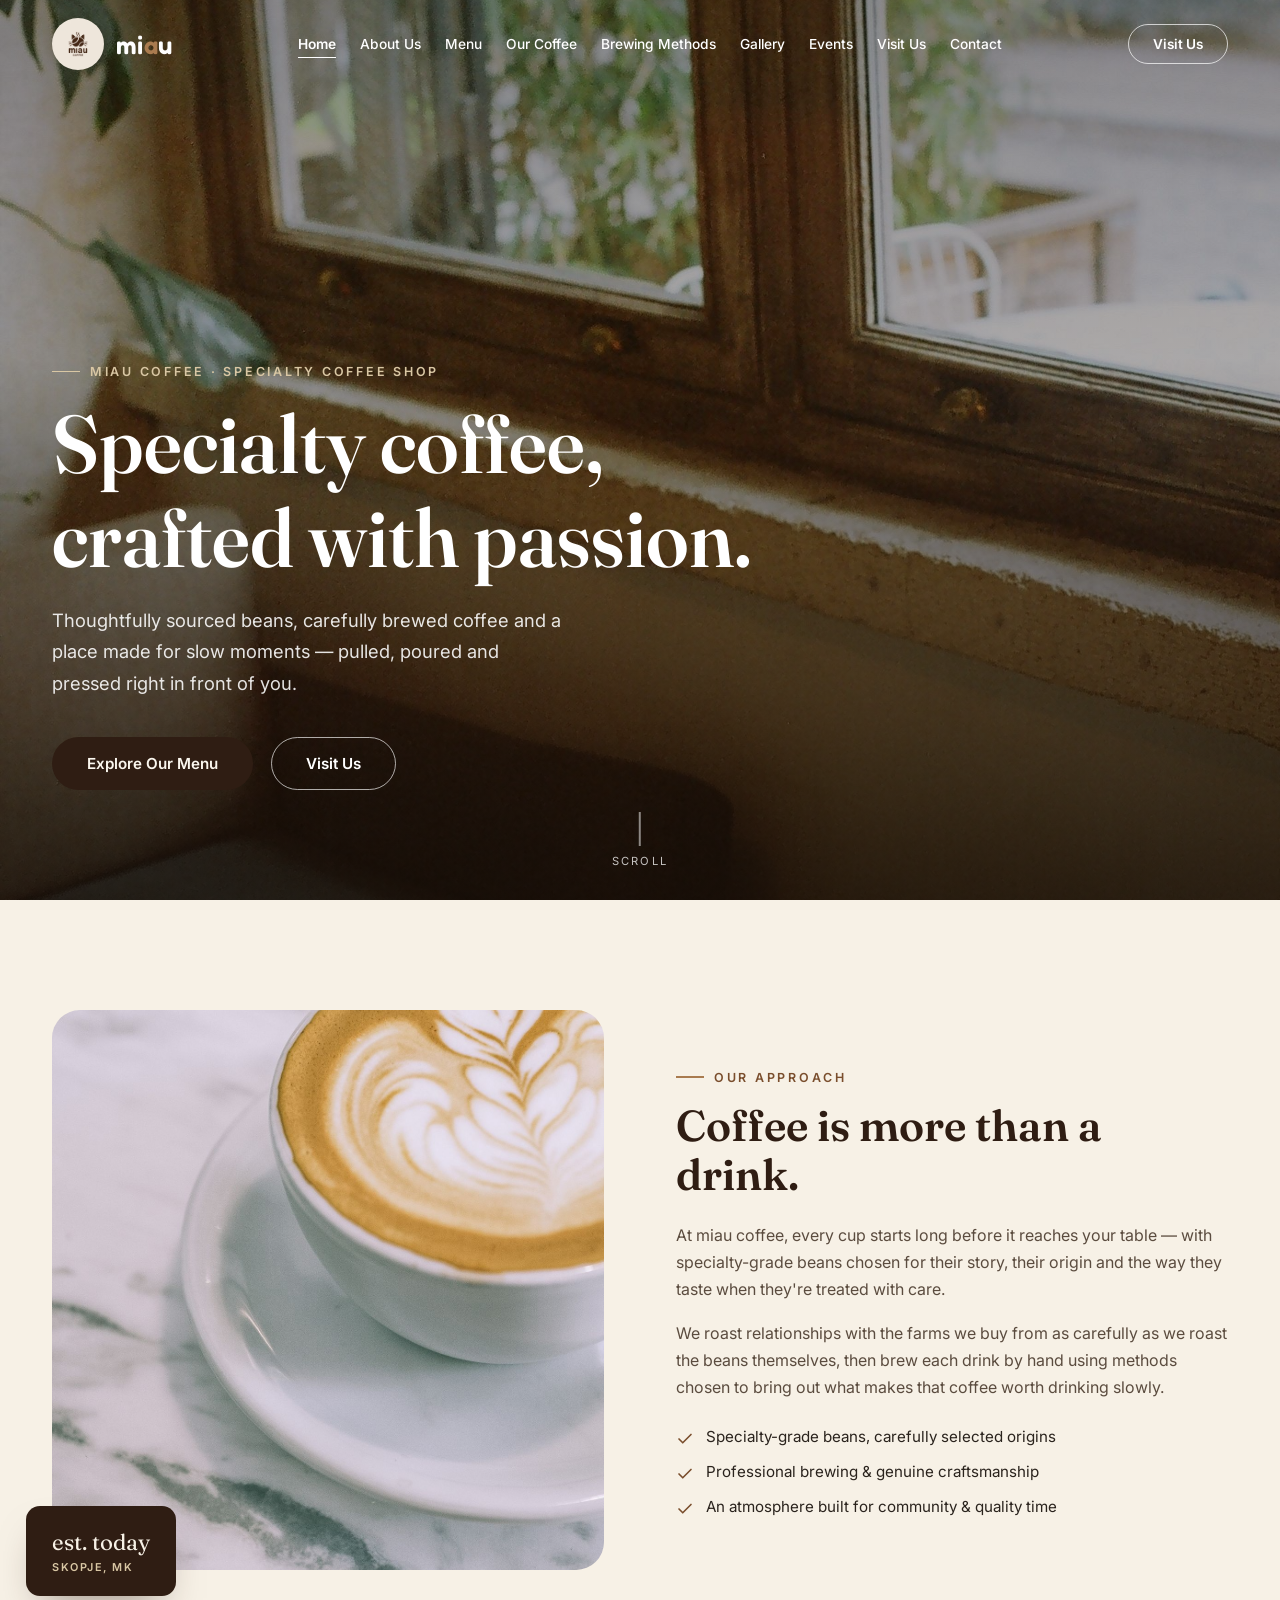
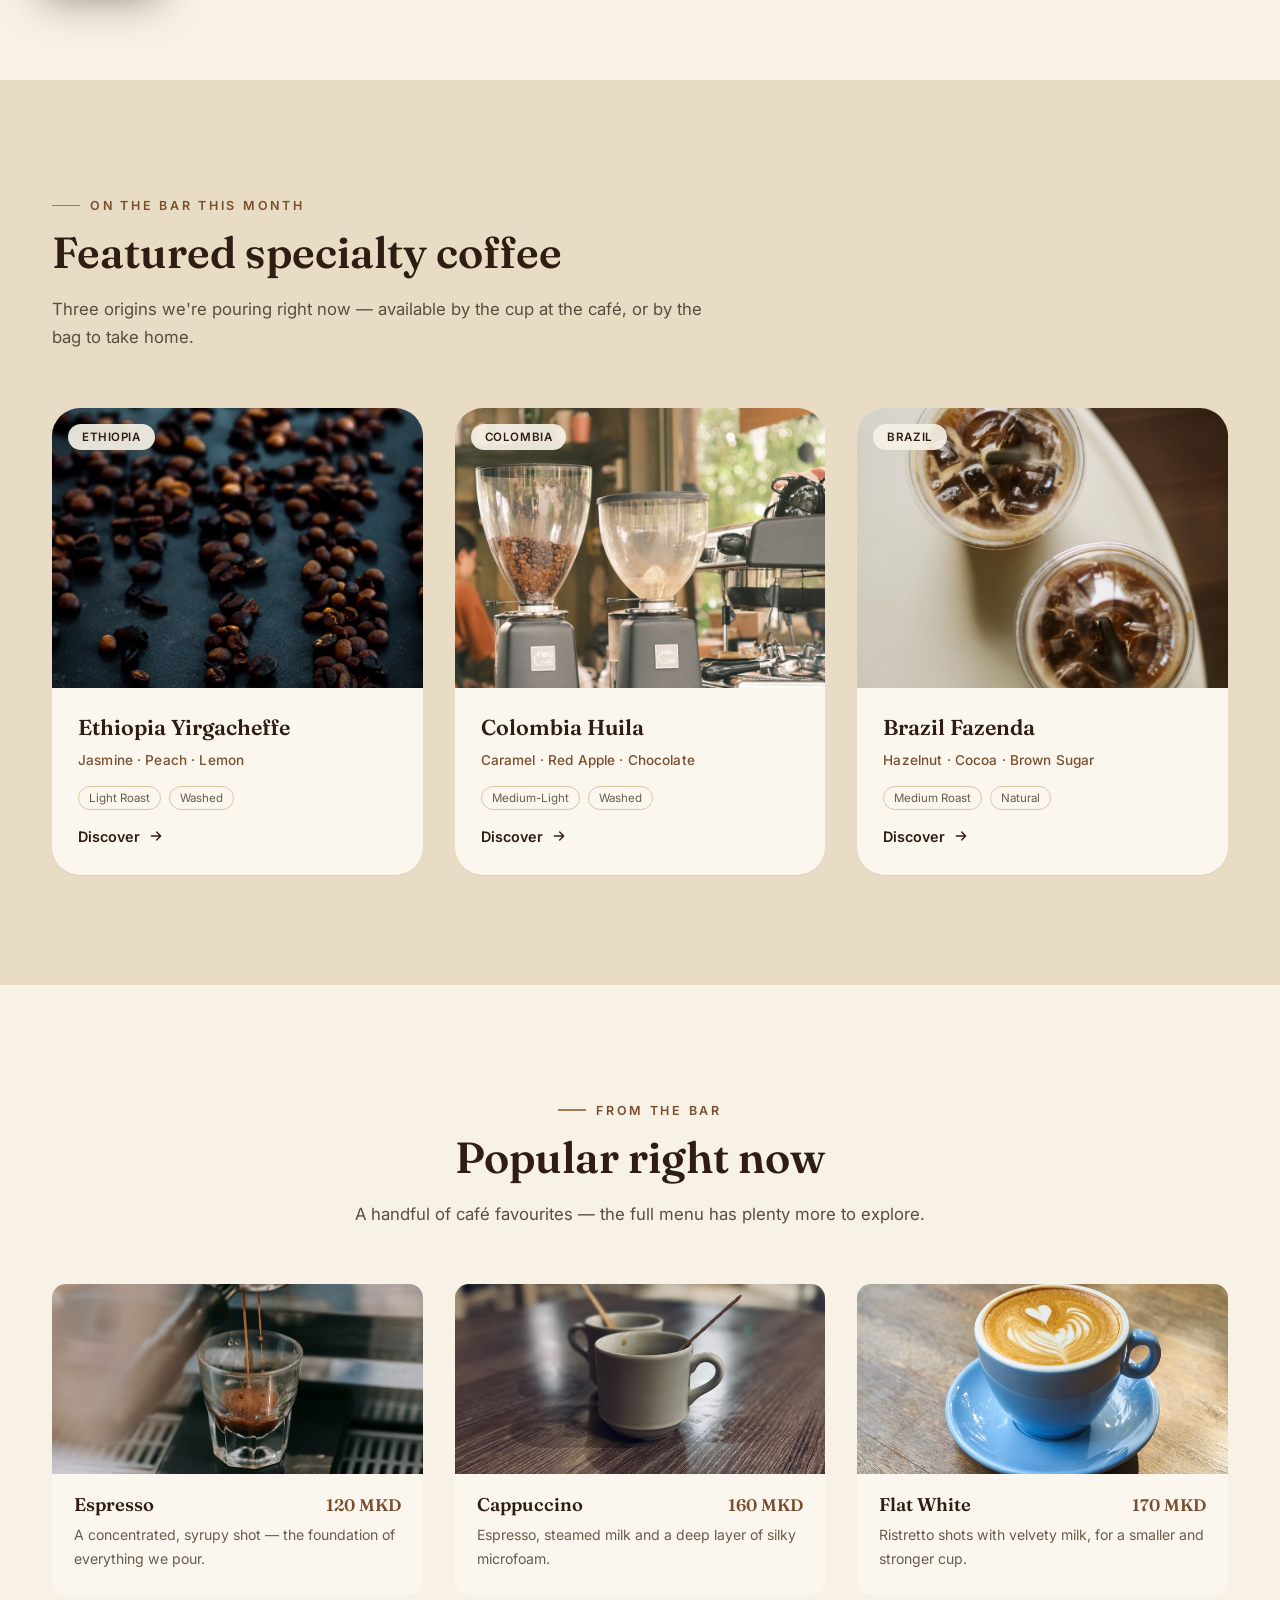
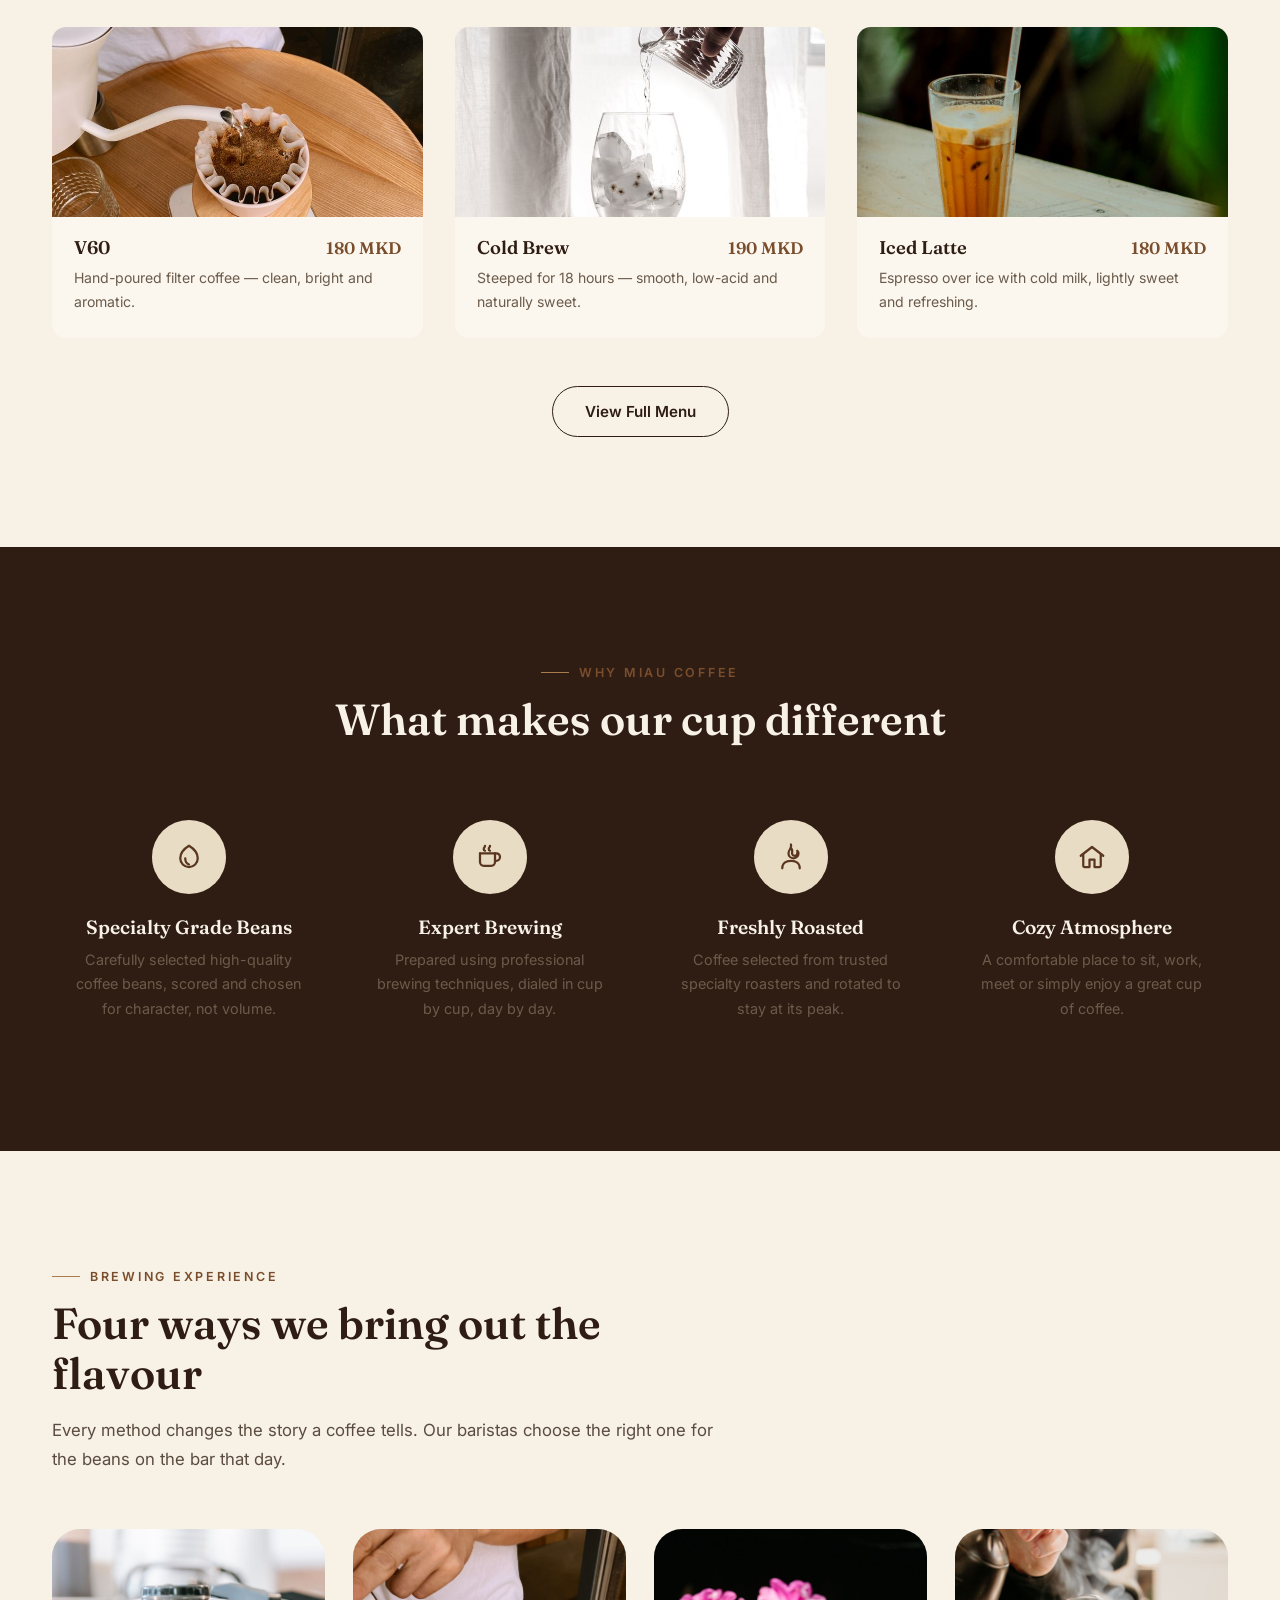
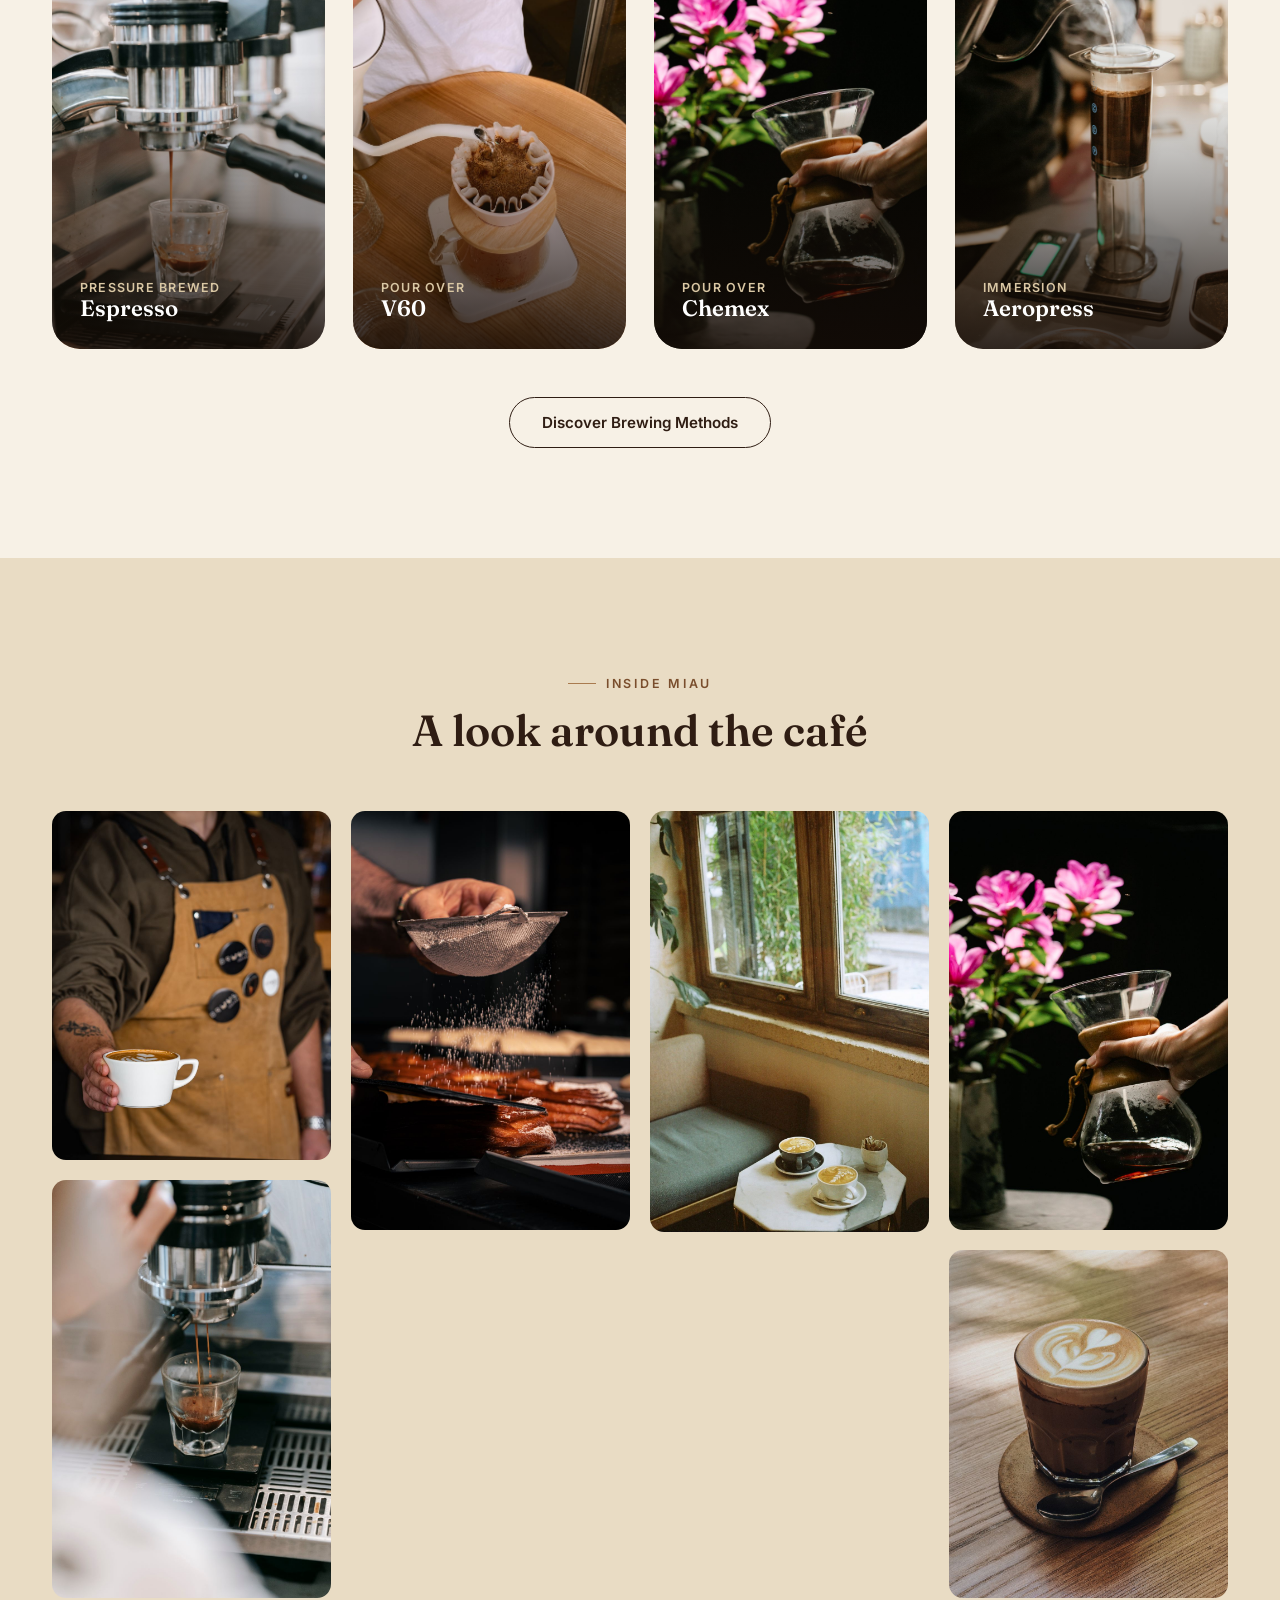
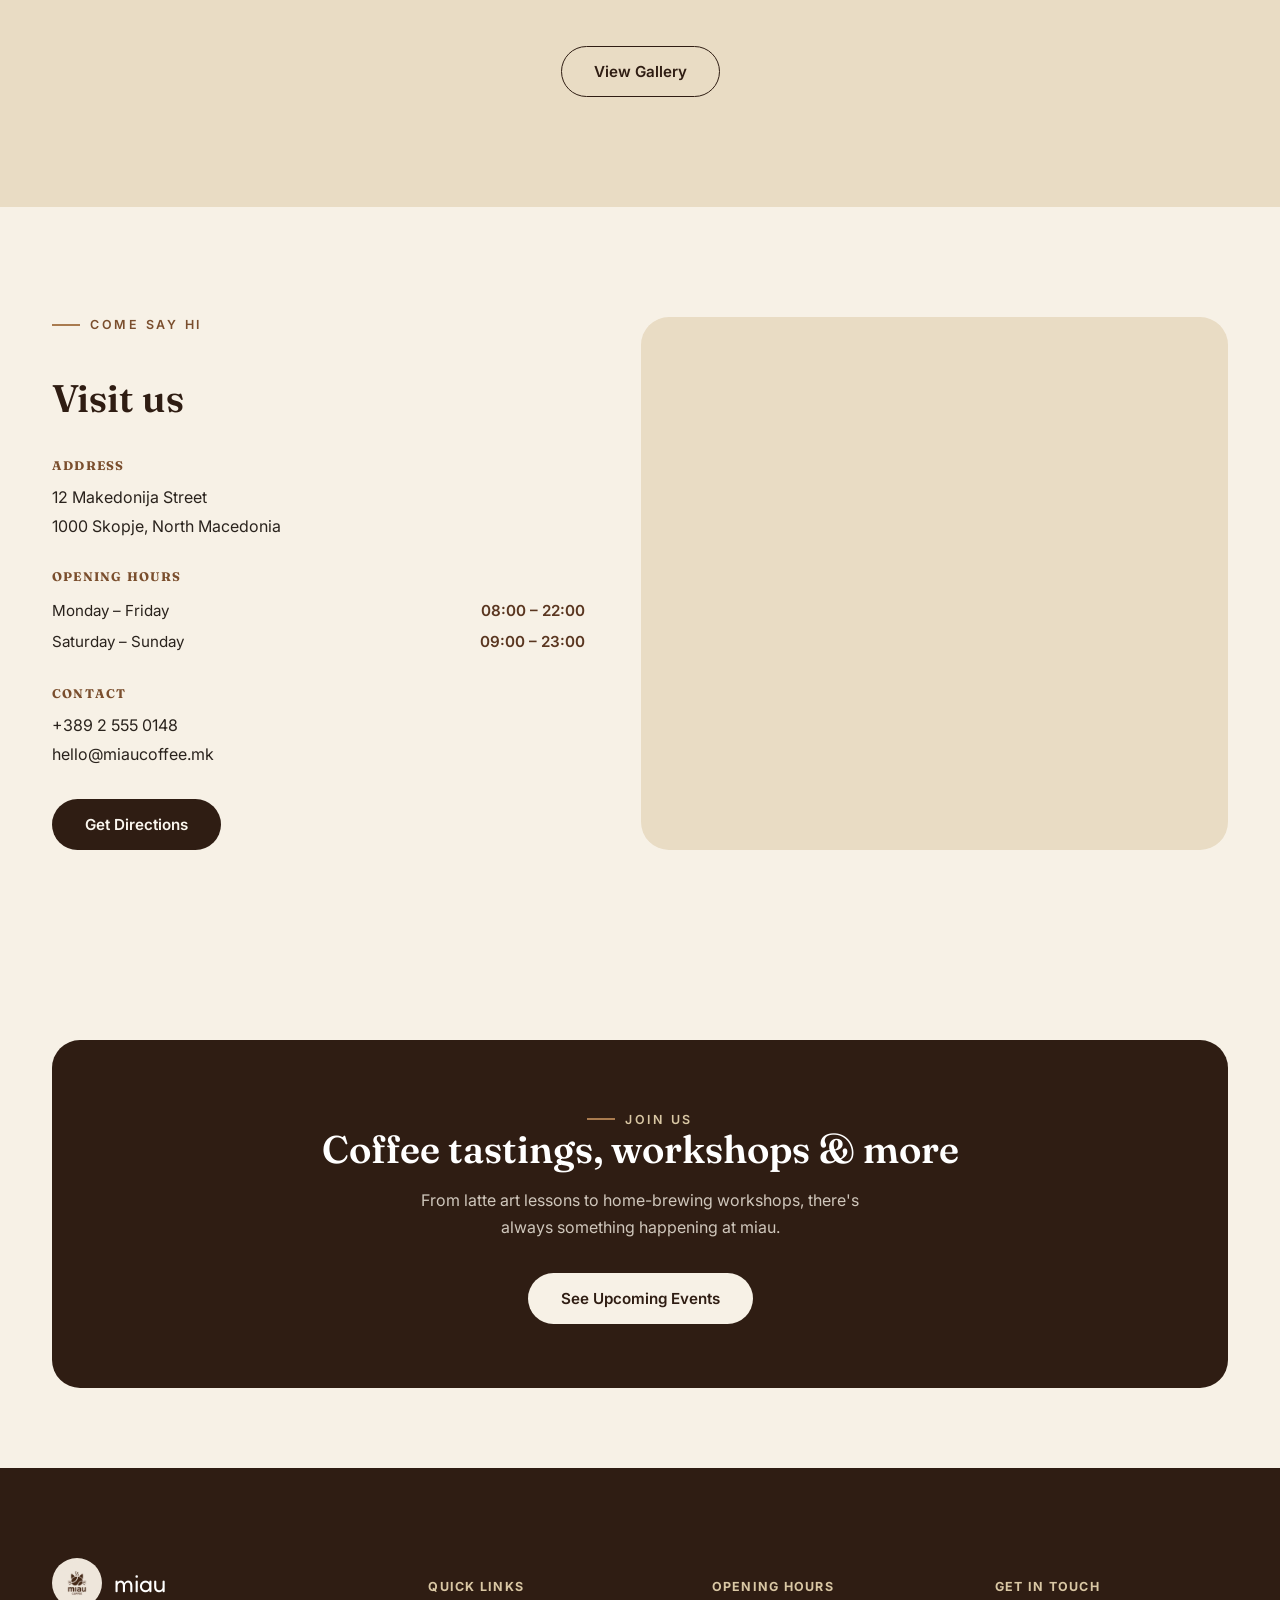
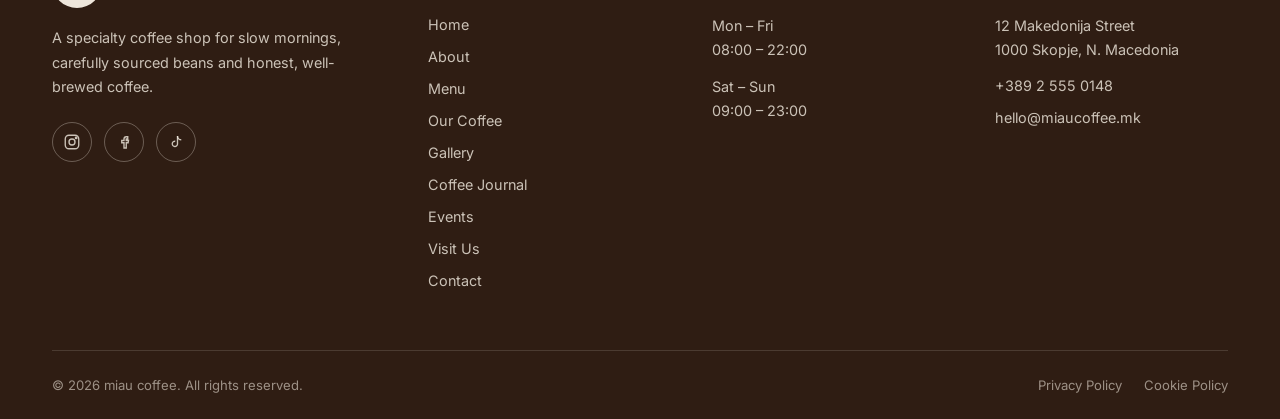
<file: index.html>
<!DOCTYPE html>
<html lang="en">
<head>
<meta charset="UTF-8">
<meta name="viewport" content="width=device-width, initial-scale=1.0">
<title>miau coffee — Specialty Coffee Shop</title>
<meta name="description" content="miau coffee is a specialty coffee shop serving carefully sourced beans, expertly brewed drinks and a warm place to slow down. Visit us for coffee, pastries, brewing workshops and more.">
<link rel="icon" type="image/png" sizes="32x32" href="images/logo/favicon-32.png">
<link rel="icon" type="image/png" sizes="16x16" href="images/logo/favicon-16.png">
<link rel="apple-touch-icon" href="images/logo/apple-touch-icon.png">
<link rel="stylesheet" href="css/style.css">
</head>
<body>
<a class="skip-link" href="#main">Skip to content</a>

<!-- ================= HEADER ================= -->
<header class="site-header on-dark">
  <div class="container">
    <a href="index.html" class="brand">
      <img src="images/logo/miau-logo.png" alt="miau coffee logo">
      <span class="brand-word">mi<span>a</span>u</span>
    </a>
    <nav class="nav-links" aria-label="Primary">
      <a href="index.html" class="active">Home</a>
      <a href="about.html">About Us</a>
      <a href="menu.html">Menu</a>
      <a href="our-coffee.html">Our Coffee</a>
      <a href="brewing-methods.html">Brewing Methods</a>
      <a href="gallery.html">Gallery</a>
      <a href="events.html">Events</a>
      <a href="visit-us.html">Visit Us</a>
      <a href="contact.html">Contact</a>
    </nav>
    <div class="nav-cta">
      <a href="visit-us.html" class="btn btn-outline btn-sm">Visit Us</a>
    </div>
    <button class="hamburger" aria-label="Toggle menu" aria-expanded="false">
      <span></span><span></span><span></span>
    </button>
  </div>
</header>
<div class="mobile-menu">
  <a href="index.html">Home</a>
  <a href="about.html">About Us</a>
  <a href="menu.html">Menu</a>
  <a href="our-coffee.html">Our Coffee</a>
  <a href="brewing-methods.html">Brewing Methods</a>
  <a href="gallery.html">Gallery</a>
  <a href="events.html">Events</a>
  <a href="visit-us.html">Visit Us</a>
  <a href="contact.html">Contact</a>
</div>

<main id="main">

<!-- ================= HERO ================= -->
<section class="hero">
  <div class="hero-media">
    <video autoplay muted loop playsinline preload="auto" poster="images/hero/hero-poster.jpg">
      <source src="videos/hero-latte-pour.mp4" type="video/mp4">
    </video>
    <video muted loop playsinline preload="auto">
      <source src="videos/hero-espresso.mp4" type="video/mp4">
    </video>
    <video muted loop playsinline preload="auto">
      <source src="videos/hero-pourover.mp4" type="video/mp4">
    </video>
  </div>
  <div class="hero-overlay"></div>
  <div class="hero-content">
    <span class="eyebrow">miau coffee &middot; specialty coffee shop</span>
    <h1>Specialty coffee, crafted with passion.</h1>
    <p class="lede">Thoughtfully sourced beans, carefully brewed coffee and a place made for slow moments — pulled, poured and pressed right in front of you.</p>
    <div class="hero-actions">
      <a href="menu.html" class="btn btn-primary">Explore Our Menu</a>
      <a href="visit-us.html" class="btn btn-ghost-light">Visit Us</a>
    </div>
  </div>
  <div class="scroll-cue"><span class="line"></span>Scroll</div>
</section>

<!-- ================= WELCOME / INTRO ================= -->
<section class="section">
  <div class="container">
    <div class="split">
      <div class="split-media reveal">
        <img src="images/hero/welcome.jpg" alt="Latte art in a white cup on a marble counter at miau coffee" loading="lazy">
        <div class="frame-tag">est. today<small>Skopje, MK</small></div>
      </div>
      <div class="split-body reveal reveal-delay-1">
        <span class="eyebrow">Our approach</span>
        <h2>Coffee is more than a drink.</h2>
        <p>At miau coffee, every cup starts long before it reaches your table — with specialty-grade beans chosen for their story, their origin and the way they taste when they're treated with care.</p>
        <p>We roast relationships with the farms we buy from as carefully as we roast the beans themselves, then brew each drink by hand using methods chosen to bring out what makes that coffee worth drinking slowly.</p>
        <ul class="split-list">
          <li><svg width="18" height="18" viewBox="0 0 24 24" fill="none" stroke="currentColor" stroke-width="2.2" stroke-linecap="round" stroke-linejoin="round"><polyline points="20 6 9 17 4 12"/></svg> Specialty-grade beans, carefully selected origins</li>
          <li><svg width="18" height="18" viewBox="0 0 24 24" fill="none" stroke="currentColor" stroke-width="2.2" stroke-linecap="round" stroke-linejoin="round"><polyline points="20 6 9 17 4 12"/></svg> Professional brewing &amp; genuine craftsmanship</li>
          <li><svg width="18" height="18" viewBox="0 0 24 24" fill="none" stroke="currentColor" stroke-width="2.2" stroke-linecap="round" stroke-linejoin="round"><polyline points="20 6 9 17 4 12"/></svg> An atmosphere built for community &amp; quality time</li>
        </ul>
      </div>
    </div>
  </div>
</section>

<!-- ================= FEATURED COFFEE ================= -->
<section class="section section-alt">
  <div class="container">
    <div class="section-head reveal">
      <span class="eyebrow">On the bar this month</span>
      <h2>Featured specialty coffee</h2>
      <p>Three origins we're pouring right now — available by the cup at the café, or by the bag to take home.</p>
    </div>
    <div class="grid-3">
      <article class="coffee-card reveal">
        <div class="coffee-card-media">
          <span class="coffee-card-origin">Ethiopia</span>
          <img src="images/coffee/featured-ethiopia.jpg" alt="Roasted Ethiopia Yirgacheffe coffee beans" loading="lazy">
        </div>
        <div class="coffee-card-body">
          <h3>Ethiopia Yirgacheffe</h3>
          <p class="coffee-card-notes">Jasmine &middot; Peach &middot; Lemon</p>
          <div class="coffee-card-meta"><span>Light Roast</span><span>Washed</span></div>
          <div class="coffee-card-foot">
            <a href="our-coffee.html#ethiopia" class="link-arrow">Discover <svg width="16" height="16" viewBox="0 0 24 24" fill="none" stroke="currentColor" stroke-width="2" stroke-linecap="round" stroke-linejoin="round"><path d="M5 12h14M13 6l6 6-6 6"/></svg></a>
          </div>
        </div>
      </article>
      <article class="coffee-card reveal reveal-delay-1">
        <div class="coffee-card-media">
          <span class="coffee-card-origin">Colombia</span>
          <img src="images/coffee/featured-colombia.jpg" alt="Roasted Colombia Huila coffee beans" loading="lazy">
        </div>
        <div class="coffee-card-body">
          <h3>Colombia Huila</h3>
          <p class="coffee-card-notes">Caramel &middot; Red Apple &middot; Chocolate</p>
          <div class="coffee-card-meta"><span>Medium-Light</span><span>Washed</span></div>
          <div class="coffee-card-foot">
            <a href="our-coffee.html#colombia" class="link-arrow">Discover <svg width="16" height="16" viewBox="0 0 24 24" fill="none" stroke="currentColor" stroke-width="2" stroke-linecap="round" stroke-linejoin="round"><path d="M5 12h14M13 6l6 6-6 6"/></svg></a>
          </div>
        </div>
      </article>
      <article class="coffee-card reveal reveal-delay-2">
        <div class="coffee-card-media">
          <span class="coffee-card-origin">Brazil</span>
          <img src="images/coffee/featured-brazil.jpg" alt="Roasted Brazil Fazenda coffee beans" loading="lazy">
        </div>
        <div class="coffee-card-body">
          <h3>Brazil Fazenda</h3>
          <p class="coffee-card-notes">Hazelnut &middot; Cocoa &middot; Brown Sugar</p>
          <div class="coffee-card-meta"><span>Medium Roast</span><span>Natural</span></div>
          <div class="coffee-card-foot">
            <a href="our-coffee.html#brazil" class="link-arrow">Discover <svg width="16" height="16" viewBox="0 0 24 24" fill="none" stroke="currentColor" stroke-width="2" stroke-linecap="round" stroke-linejoin="round"><path d="M5 12h14M13 6l6 6-6 6"/></svg></a>
          </div>
        </div>
      </article>
    </div>
  </div>
</section>

<!-- ================= POPULAR MENU ================= -->
<section class="section">
  <div class="container">
    <div class="section-head center reveal" style="margin-left:auto;margin-right:auto;">
      <span class="eyebrow">From the bar</span>
      <h2>Popular right now</h2>
      <p>A handful of café favourites — the full menu has plenty more to explore.</p>
    </div>
    <div class="grid-3">
      <div class="menu-item-card reveal">
        <div class="menu-item-media"><img src="images/menu/espresso.jpg" alt="A shot of espresso extracting into a glass" loading="lazy"></div>
        <div class="menu-item-info">
          <div class="row"><h4>Espresso</h4><span class="menu-item-price">120 MKD</span></div>
          <p>A concentrated, syrupy shot — the foundation of everything we pour.</p>
        </div>
      </div>
      <div class="menu-item-card reveal reveal-delay-1">
        <div class="menu-item-media"><img src="images/menu/cappuccino.jpg" alt="Cappuccino with latte art" loading="lazy"></div>
        <div class="menu-item-info">
          <div class="row"><h4>Cappuccino</h4><span class="menu-item-price">160 MKD</span></div>
          <p>Espresso, steamed milk and a deep layer of silky microfoam.</p>
        </div>
      </div>
      <div class="menu-item-card reveal reveal-delay-2">
        <div class="menu-item-media"><img src="images/menu/flat-white.jpg" alt="Flat white in a glass cup" loading="lazy"></div>
        <div class="menu-item-info">
          <div class="row"><h4>Flat White</h4><span class="menu-item-price">170 MKD</span></div>
          <p>Ristretto shots with velvety milk, for a smaller and stronger cup.</p>
        </div>
      </div>
      <div class="menu-item-card reveal">
        <div class="menu-item-media"><img src="images/menu/v60.jpg" alt="V60 pour-over coffee being brewed" loading="lazy"></div>
        <div class="menu-item-info">
          <div class="row"><h4>V60</h4><span class="menu-item-price">180 MKD</span></div>
          <p>Hand-poured filter coffee — clean, bright and aromatic.</p>
        </div>
      </div>
      <div class="menu-item-card reveal reveal-delay-1">
        <div class="menu-item-media"><img src="images/menu/cold-brew.jpg" alt="Glass of cold brew coffee" loading="lazy"></div>
        <div class="menu-item-info">
          <div class="row"><h4>Cold Brew</h4><span class="menu-item-price">190 MKD</span></div>
          <p>Steeped for 18 hours — smooth, low-acid and naturally sweet.</p>
        </div>
      </div>
      <div class="menu-item-card reveal reveal-delay-2">
        <div class="menu-item-media"><img src="images/menu/iced-latte.jpg" alt="Iced latte with milk being poured over ice" loading="lazy"></div>
        <div class="menu-item-info">
          <div class="row"><h4>Iced Latte</h4><span class="menu-item-price">180 MKD</span></div>
          <p>Espresso over ice with cold milk, lightly sweet and refreshing.</p>
        </div>
      </div>
    </div>
    <div style="text-align:center; margin-top:48px;">
      <a href="menu.html" class="btn btn-outline">View Full Menu</a>
    </div>
  </div>
</section>

<!-- ================= WHY CHOOSE MIAU ================= -->
<section class="section section-dark">
  <div class="container">
    <div class="section-head center reveal" style="margin-left:auto;margin-right:auto;">
      <span class="eyebrow">Why miau coffee</span>
      <h2>What makes our cup different</h2>
    </div>
    <div class="grid-4">
      <div class="feature-card reveal">
        <div class="feature-icon"><svg width="30" height="30" viewBox="0 0 24 24" fill="none" stroke="currentColor" stroke-width="1.8" stroke-linecap="round" stroke-linejoin="round"><path d="M12 3C7 6 5 10 5 13a7 7 0 0 0 14 0c0-3-2-7-7-10z"/><path d="M9 13c0 3 1.5 4.5 3 5"/></svg></div>
        <h3>Specialty Grade Beans</h3>
        <p>Carefully selected high-quality coffee beans, scored and chosen for character, not volume.</p>
      </div>
      <div class="feature-card reveal reveal-delay-1">
        <div class="feature-icon"><svg width="30" height="30" viewBox="0 0 24 24" fill="none" stroke="currentColor" stroke-width="1.8" stroke-linecap="round" stroke-linejoin="round"><path d="M4 9h13a3 3 0 0 1 0 6h-1"/><path d="M4 9v7a3 3 0 0 0 3 3h6a3 3 0 0 0 3-3V9"/><path d="M8 3c0 1.2-1 1.3-1 2.5S8 7 8 7"/><path d="M12 3c0 1.2-1 1.3-1 2.5S12 7 12 7"/></svg></div>
        <h3>Expert Brewing</h3>
        <p>Prepared using professional brewing techniques, dialed in cup by cup, day by day.</p>
      </div>
      <div class="feature-card reveal reveal-delay-2">
        <div class="feature-icon"><svg width="30" height="30" viewBox="0 0 24 24" fill="none" stroke="currentColor" stroke-width="1.8" stroke-linecap="round" stroke-linejoin="round"><path d="M12 2c1 3-2 4-2 7a4 4 0 0 0 8 0c0-1-1-2-1-2s1 4-2 4-2-3-2-4-1.5-2-1-5z"/><path d="M5 21c0-4 3-6 7-6s7 2 7 6"/></svg></div>
        <h3>Freshly Roasted</h3>
        <p>Coffee selected from trusted specialty roasters and rotated to stay at its peak.</p>
      </div>
      <div class="feature-card reveal reveal-delay-3">
        <div class="feature-icon"><svg width="30" height="30" viewBox="0 0 24 24" fill="none" stroke="currentColor" stroke-width="1.8" stroke-linecap="round" stroke-linejoin="round"><path d="M3 11l9-7 9 7"/><path d="M5 10v9a1 1 0 0 0 1 1h4v-6h4v6h4a1 1 0 0 0 1-1v-9"/></svg></div>
        <h3>Cozy Atmosphere</h3>
        <p>A comfortable place to sit, work, meet or simply enjoy a great cup of coffee.</p>
      </div>
    </div>
  </div>
</section>

<!-- ================= BREWING PREVIEW ================= -->
<section class="section">
  <div class="container">
    <div class="section-head reveal">
      <span class="eyebrow">Brewing experience</span>
      <h2>Four ways we bring out the flavour</h2>
      <p>Every method changes the story a coffee tells. Our baristas choose the right one for the beans on the bar that day.</p>
    </div>
    <div class="grid-4">
      <a href="brewing-methods.html#espresso" class="brew-card reveal">
        <img src="images/brewing/espresso.jpg" alt="Espresso extraction close up" loading="lazy">
        <div class="brew-card-overlay"><div><span>Pressure Brewed</span><h3>Espresso</h3></div></div>
      </a>
      <a href="brewing-methods.html#v60" class="brew-card reveal reveal-delay-1">
        <img src="images/brewing/v60.jpg" alt="V60 pour-over coffee brewing" loading="lazy">
        <div class="brew-card-overlay"><div><span>Pour Over</span><h3>V60</h3></div></div>
      </a>
      <a href="brewing-methods.html#chemex" class="brew-card reveal reveal-delay-2">
        <img src="images/brewing/chemex.jpg" alt="Chemex coffee brewing" loading="lazy">
        <div class="brew-card-overlay"><div><span>Pour Over</span><h3>Chemex</h3></div></div>
      </a>
      <a href="brewing-methods.html#aeropress" class="brew-card reveal reveal-delay-3">
        <img src="images/brewing/aeropress.jpg" alt="Aeropress coffee brewing" loading="lazy">
        <div class="brew-card-overlay"><div><span>Immersion</span><h3>Aeropress</h3></div></div>
      </a>
    </div>
    <div style="text-align:center; margin-top:48px;">
      <a href="brewing-methods.html" class="btn btn-outline">Discover Brewing Methods</a>
    </div>
  </div>
</section>

<!-- ================= GALLERY PREVIEW ================= -->
<section class="section section-alt">
  <div class="container">
    <div class="section-head center reveal" style="margin-left:auto;margin-right:auto;">
      <span class="eyebrow">Inside miau</span>
      <h2>A look around the café</h2>
    </div>
    <div class="masonry">
      <div class="masonry-item reveal"><img src="images/gallery/gallery-01.jpg" alt="Latte art being poured" loading="lazy"></div>
      <div class="masonry-item reveal reveal-delay-1"><img src="images/gallery/gallery-02.jpg" alt="Espresso shot extracting" loading="lazy"></div>
      <div class="masonry-item reveal reveal-delay-2"><img src="images/gallery/gallery-07.jpg" alt="Pastry being dusted with sugar" loading="lazy"></div>
      <div class="masonry-item reveal"><img src="images/gallery/gallery-08.jpg" alt="Cozy window seat with two coffees" loading="lazy"></div>
      <div class="masonry-item reveal reveal-delay-1"><img src="images/gallery/gallery-06.jpg" alt="Chemex brewing equipment" loading="lazy"></div>
      <div class="masonry-item reveal reveal-delay-2"><img src="images/gallery/gallery-09.jpg" alt="Latte art in a glass cup" loading="lazy"></div>
    </div>
    <div style="text-align:center; margin-top:48px;">
      <a href="gallery.html" class="btn btn-outline">View Gallery</a>
    </div>
  </div>
</section>

<!-- ================= VISIT US PREVIEW ================= -->
<section class="section">
  <div class="container">
    <div class="visit-grid">
      <div class="visit-info reveal">
        <span class="eyebrow">Come say hi</span>
        <h2 style="font-size:clamp(1.9rem,3vw,2.4rem); margin:14px 0 8px;">Visit us</h2>
        <div class="visit-block">
          <h4>Address</h4>
          <address>12 Makedonija Street<br>1000 Skopje, North Macedonia</address>
        </div>
        <div class="visit-block">
          <h4>Opening Hours</h4>
          <div class="visit-hours-row"><span>Monday – Friday</span><span>08:00 – 22:00</span></div>
          <div class="visit-hours-row"><span>Saturday – Sunday</span><span>09:00 – 23:00</span></div>
        </div>
        <div class="visit-block">
          <h4>Contact</h4>
          <p>+389 2 555 0148<br>hello@miaucoffee.mk</p>
        </div>
        <a href="visit-us.html" class="btn btn-primary" style="align-self:flex-start;">Get Directions</a>
      </div>
      <div class="map-embed reveal reveal-delay-1">
        <iframe title="miau coffee location map" src="https://www.google.com/maps?q=Skopje%20North%20Macedonia&output=embed" loading="lazy" referrerpolicy="no-referrer-when-downgrade" allowfullscreen></iframe>
      </div>
    </div>
  </div>
</section>

<!-- ================= CTA BAND ================= -->
<section class="section-tight">
  <div class="container">
    <div class="cta-band reveal">
      <span class="eyebrow" style="color:var(--beige-dark);">Join us</span>
      <h2>Coffee tastings, workshops &amp; more</h2>
      <p>From latte art lessons to home-brewing workshops, there's always something happening at miau.</p>
      <div class="cta-actions">
        <a href="events.html" class="btn btn-light">See Upcoming Events</a>
      </div>
    </div>
  </div>
</section>

</main>

<!-- ================= FOOTER ================= -->
<footer class="site-footer">
  <div class="container">
    <div class="footer-grid">
      <div class="footer-col">
        <div class="footer-brand">
          <img src="images/logo/miau-logo.png" alt="miau coffee logo">
          <span class="footer-brand-word">miau</span>
        </div>
        <p class="footer-desc">A specialty coffee shop for slow mornings, carefully sourced beans and honest, well-brewed coffee.</p>
        <div class="social-row">
          <a href="https://instagram.com" target="_blank" rel="noopener" aria-label="miau coffee on Instagram"><svg width="18" height="18" viewBox="0 0 24 24" fill="none" stroke="currentColor" stroke-width="1.8"><rect x="3" y="3" width="18" height="18" rx="5"/><circle cx="12" cy="12" r="4"/><circle cx="17.5" cy="6.5" r="1"/></svg></a>
          <a href="https://facebook.com" target="_blank" rel="noopener" aria-label="miau coffee on Facebook"><svg width="18" height="18" viewBox="0 0 24 24" fill="none" stroke="currentColor" stroke-width="1.8"><path d="M15 8h2V5h-2a3 3 0 0 0-3 3v2H9v3h3v7h3v-7h2.5l.5-3H15V8z"/></svg></a>
          <a href="https://tiktok.com" target="_blank" rel="noopener" aria-label="miau coffee on TikTok"><svg width="18" height="18" viewBox="0 0 24 24" fill="none" stroke="currentColor" stroke-width="1.8"><path d="M14 4v10.5a3.5 3.5 0 1 1-3-3.46"/><path d="M14 4a5 5 0 0 0 5 5"/></svg></a>
        </div>
      </div>
      <div class="footer-col">
        <h5>Quick Links</h5>
        <ul>
          <li><a href="index.html">Home</a></li>
          <li><a href="about.html">About</a></li>
          <li><a href="menu.html">Menu</a></li>
          <li><a href="our-coffee.html">Our Coffee</a></li>
          <li><a href="gallery.html">Gallery</a></li>
          <li><a href="journal.html">Coffee Journal</a></li>
          <li><a href="events.html">Events</a></li>
          <li><a href="visit-us.html">Visit Us</a></li>
          <li><a href="contact.html">Contact</a></li>
        </ul>
      </div>
      <div class="footer-col">
        <h5>Opening Hours</h5>
        <ul>
          <li><p>Mon – Fri<br>08:00 – 22:00</p></li>
          <li><p>Sat – Sun<br>09:00 – 23:00</p></li>
        </ul>
      </div>
      <div class="footer-col">
        <h5>Get in Touch</h5>
        <ul>
          <li><p>12 Makedonija Street<br>1000 Skopje, N. Macedonia</p></li>
          <li><a href="tel:+38925550148">+389 2 555 0148</a></li>
          <li><a href="mailto:hello@miaucoffee.mk">hello@miaucoffee.mk</a></li>
        </ul>
      </div>
    </div>
    <div class="footer-bottom">
      <span>&copy; <span data-year>2026</span> miau coffee. All rights reserved.</span>
      <div class="legal-links">
        <a href="privacy.html">Privacy Policy</a>
        <a href="cookies.html">Cookie Policy</a>
      </div>
    </div>
  </div>
</footer>

<script src="js/main.js"></script>
</body>
</html>
</file>
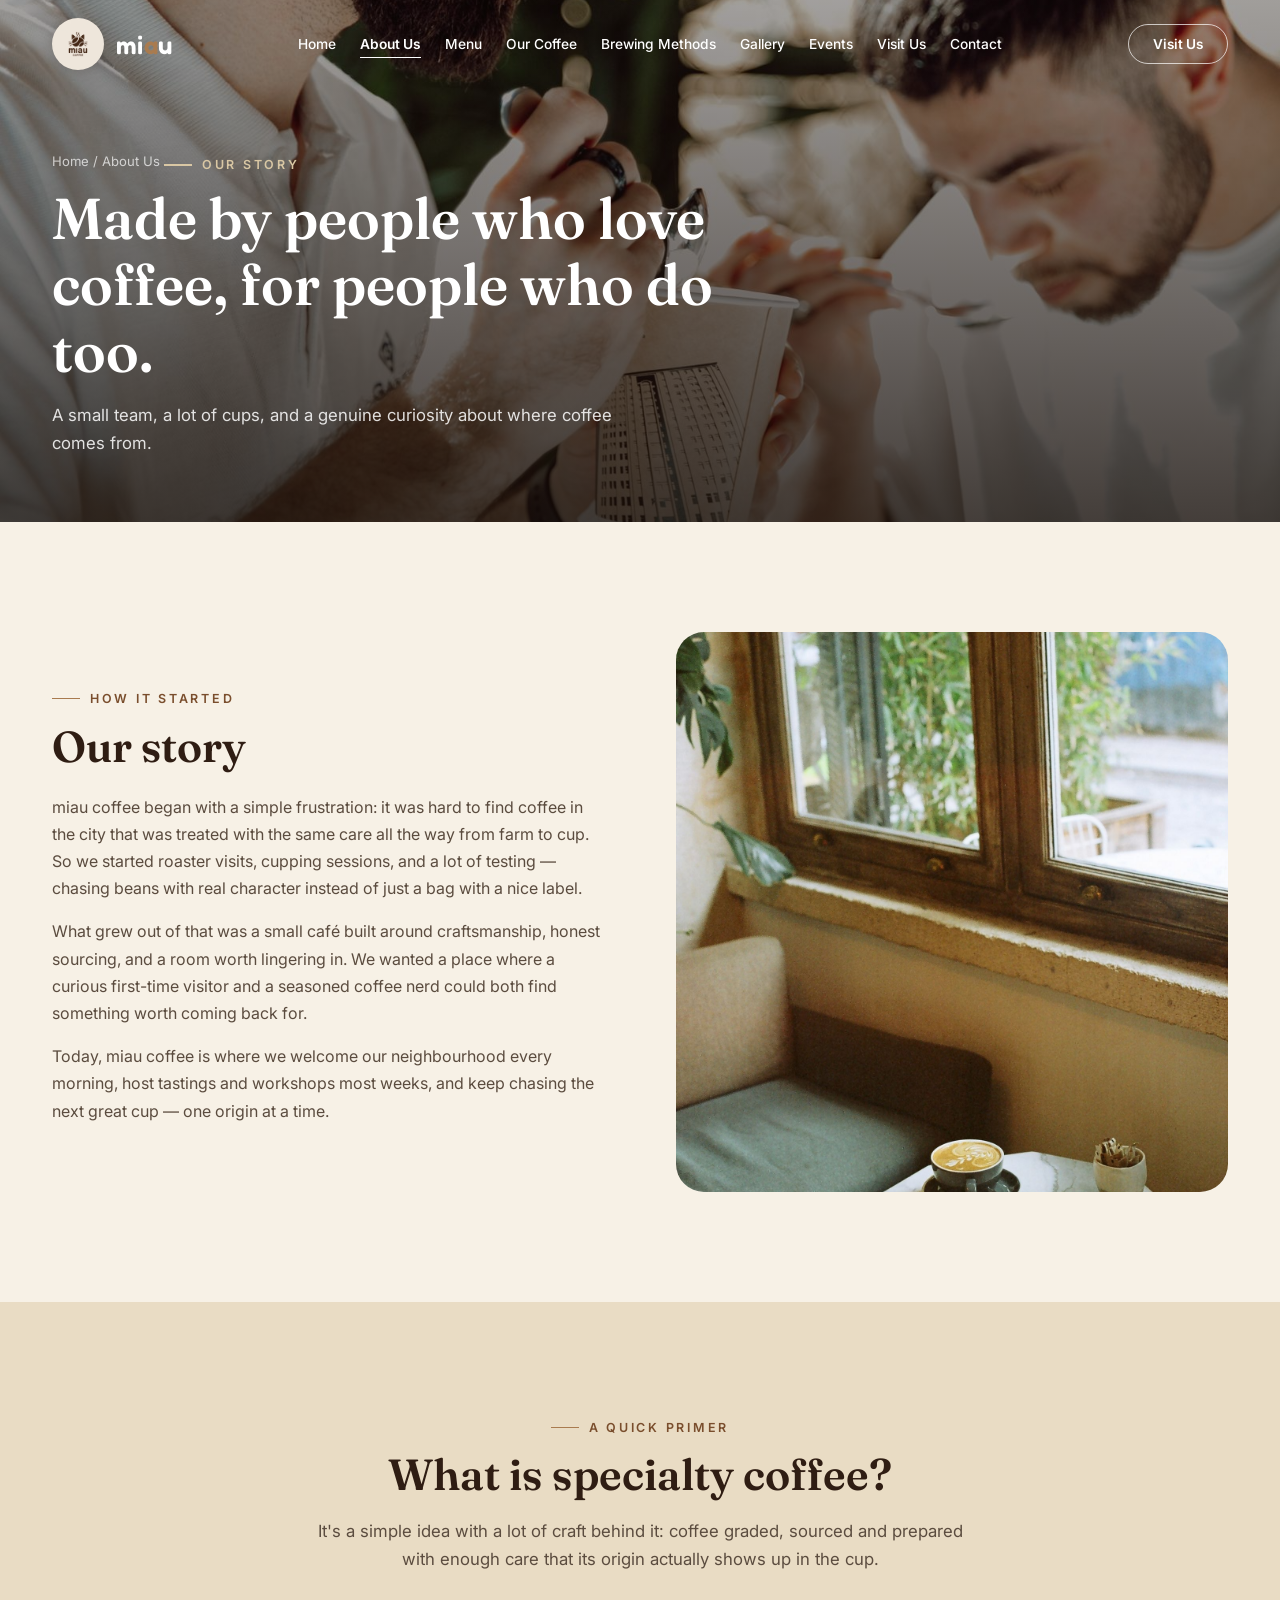
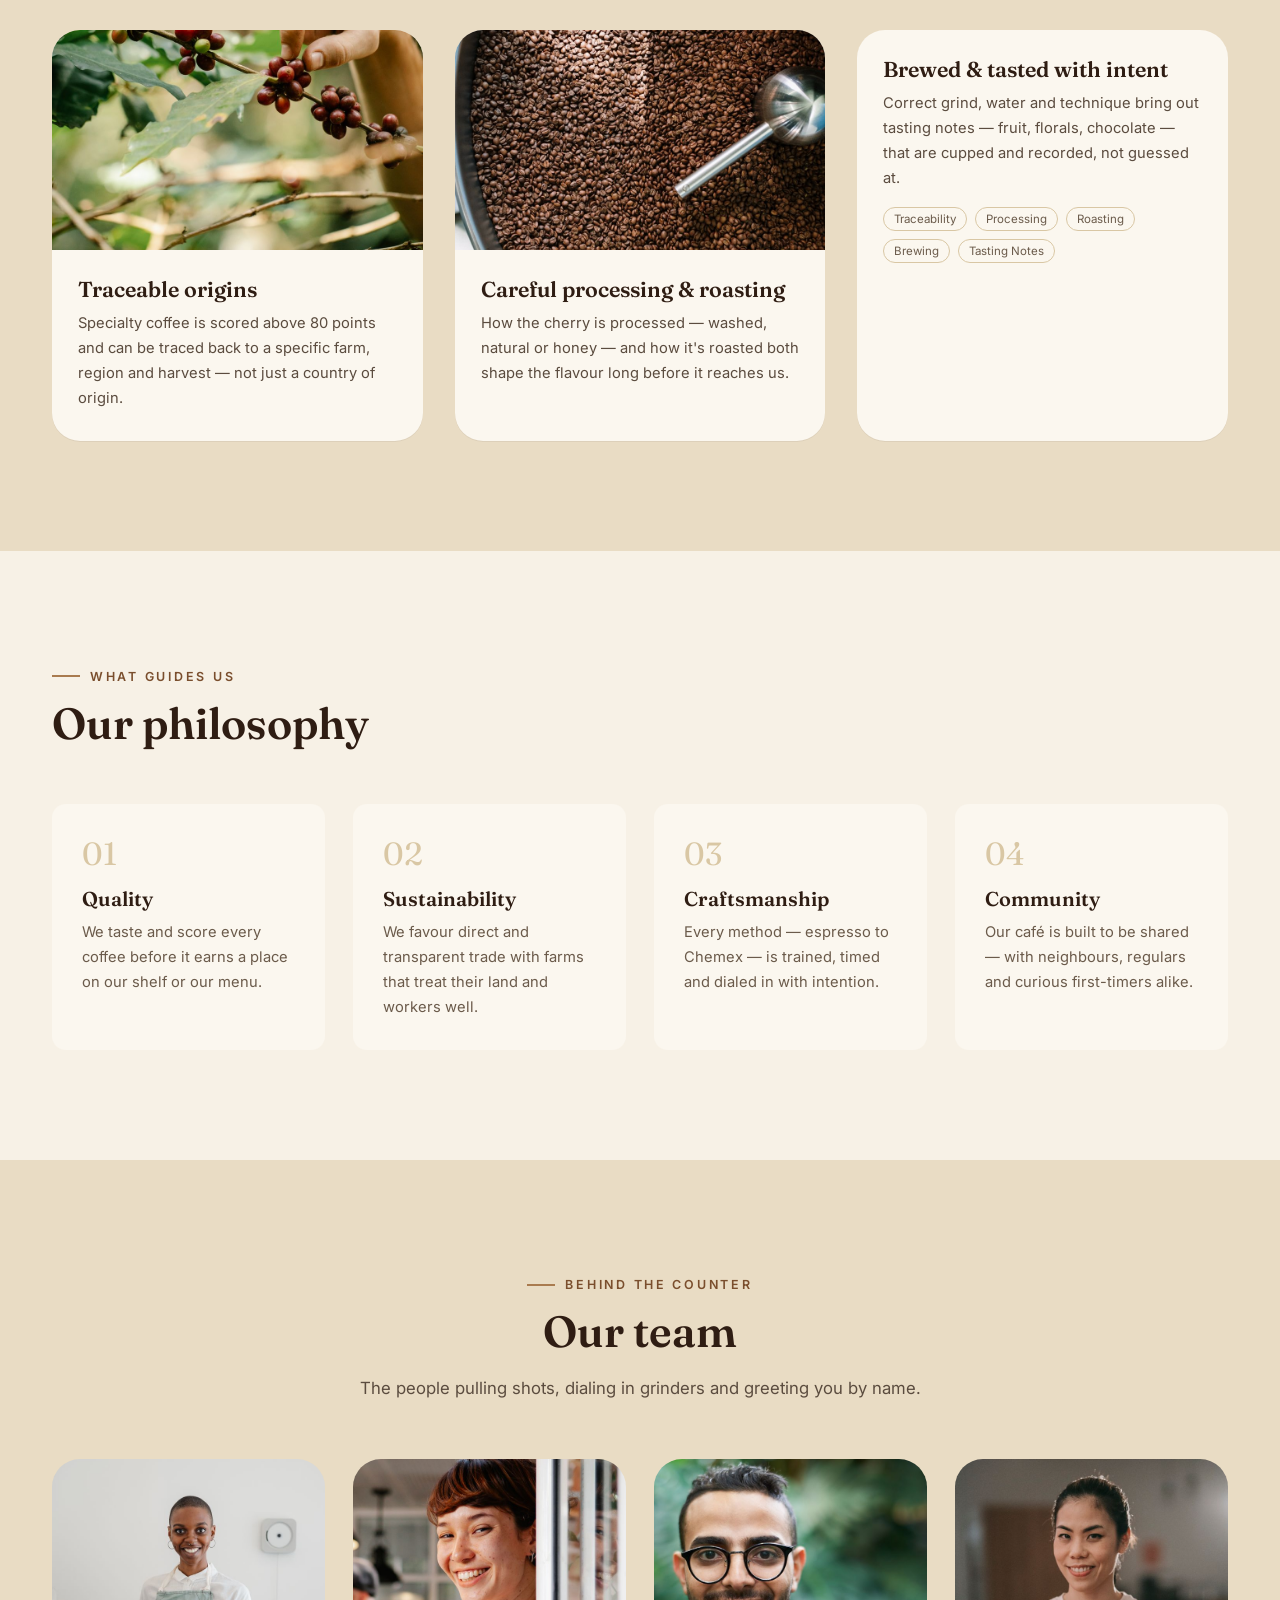
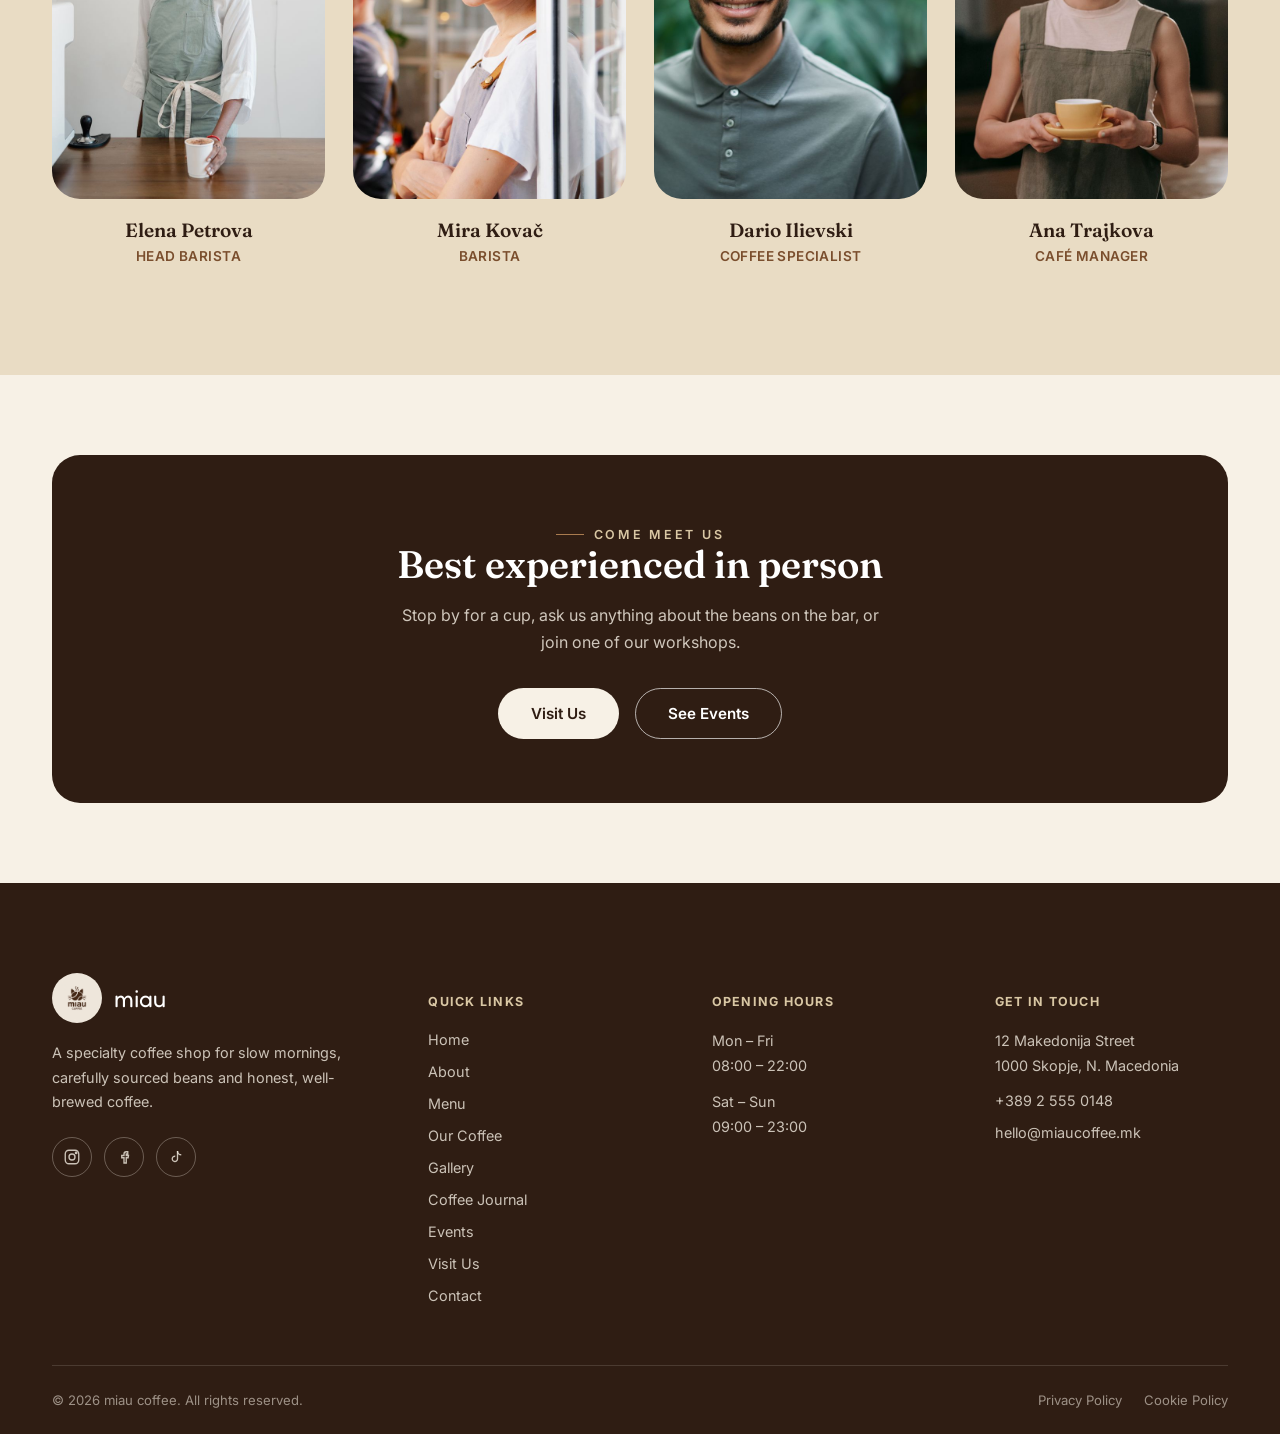
<file: about.html>
<!DOCTYPE html>
<html lang="en">
<head>
<meta charset="UTF-8">
<meta name="viewport" content="width=device-width, initial-scale=1.0">
<title>About Us — miau coffee</title>
<meta name="description" content="Meet miau coffee: our story, what specialty coffee means to us, our philosophy and the team behind the counter.">
<link rel="icon" type="image/png" sizes="32x32" href="images/logo/favicon-32.png">
<link rel="apple-touch-icon" href="images/logo/apple-touch-icon.png">
<link rel="stylesheet" href="css/style.css">
</head>
<body>
<a class="skip-link" href="#main">Skip to content</a>

<header class="site-header on-dark">
  <div class="container">
    <a href="index.html" class="brand">
      <img src="images/logo/miau-logo.png" alt="miau coffee logo">
      <span class="brand-word">mi<span>a</span>u</span>
    </a>
    <nav class="nav-links" aria-label="Primary">
      <a href="index.html">Home</a>
      <a href="about.html" class="active">About Us</a>
      <a href="menu.html">Menu</a>
      <a href="our-coffee.html">Our Coffee</a>
      <a href="brewing-methods.html">Brewing Methods</a>
      <a href="gallery.html">Gallery</a>
      <a href="events.html">Events</a>
      <a href="visit-us.html">Visit Us</a>
      <a href="contact.html">Contact</a>
    </nav>
    <div class="nav-cta"><a href="visit-us.html" class="btn btn-outline btn-sm">Visit Us</a></div>
    <button class="hamburger" aria-label="Toggle menu" aria-expanded="false"><span></span><span></span><span></span></button>
  </div>
</header>
<div class="mobile-menu">
  <a href="index.html">Home</a>
  <a href="about.html">About Us</a>
  <a href="menu.html">Menu</a>
  <a href="our-coffee.html">Our Coffee</a>
  <a href="brewing-methods.html">Brewing Methods</a>
  <a href="gallery.html">Gallery</a>
  <a href="events.html">Events</a>
  <a href="visit-us.html">Visit Us</a>
  <a href="contact.html">Contact</a>
</div>

<main id="main">

<section class="page-hero">
  <img src="images/about/story.jpg" alt="Two people sharing a coffee cupping session at miau coffee" loading="eager">
  <div class="hero-overlay"></div>
  <div class="page-hero-content">
    <span class="breadcrumb"><a href="index.html">Home</a> / About Us</span>
    <span class="eyebrow">Our story</span>
    <h1>Made by people who love coffee, for people who do too.</h1>
    <p>A small team, a lot of cups, and a genuine curiosity about where coffee comes from.</p>
  </div>
</section>

<!-- OUR STORY -->
<section class="section">
  <div class="container">
    <div class="split">
      <div class="split-body reveal">
        <span class="eyebrow">How it started</span>
        <h2>Our story</h2>
        <p>miau coffee began with a simple frustration: it was hard to find coffee in the city that was treated with the same care all the way from farm to cup. So we started roaster visits, cupping sessions, and a lot of testing — chasing beans with real character instead of just a bag with a nice label.</p>
        <p>What grew out of that was a small café built around craftsmanship, honest sourcing, and a room worth lingering in. We wanted a place where a curious first-time visitor and a seasoned coffee nerd could both find something worth coming back for.</p>
        <p>Today, miau coffee is where we welcome our neighbourhood every morning, host tastings and workshops most weeks, and keep chasing the next great cup — one origin at a time.</p>
      </div>
      <div class="split-media reveal reveal-delay-1">
        <img src="images/about/visit-interior.jpg" alt="Cozy window seat at miau coffee with two cups of latte art" loading="lazy">
      </div>
    </div>
  </div>
</section>

<!-- WHAT IS SPECIALTY COFFEE -->
<section class="section section-alt">
  <div class="container">
    <div class="section-head center reveal" style="margin-left:auto;margin-right:auto;">
      <span class="eyebrow">A quick primer</span>
      <h2>What is specialty coffee?</h2>
      <p>It's a simple idea with a lot of craft behind it: coffee graded, sourced and prepared with enough care that its origin actually shows up in the cup.</p>
    </div>
    <div class="grid-3">
      <div class="coffee-card reveal">
        <div class="coffee-card-media" style="height:220px;"><img src="images/about/specialty-1.jpg" alt="Hand picking ripe coffee cherries on the branch" loading="lazy"></div>
        <div class="coffee-card-body">
          <h3>Traceable origins</h3>
          <p style="color:#5b4c3f; font-size:0.92rem;">Specialty coffee is scored above 80 points and can be traced back to a specific farm, region and harvest — not just a country of origin.</p>
        </div>
      </div>
      <div class="coffee-card reveal reveal-delay-1">
        <div class="coffee-card-media" style="height:220px;"><img src="images/about/specialty-2.jpg" alt="Coffee beans in a roasting drum" loading="lazy"></div>
        <div class="coffee-card-body">
          <h3>Careful processing &amp; roasting</h3>
          <p style="color:#5b4c3f; font-size:0.92rem;">How the cherry is processed — washed, natural or honey — and how it's roasted both shape the flavour long before it reaches us.</p>
        </div>
      </div>
      <div class="coffee-card reveal reveal-delay-2">
        <div class="coffee-card-body">
          <h3>Brewed &amp; tasted with intent</h3>
          <p style="color:#5b4c3f; font-size:0.92rem;">Correct grind, water and technique bring out tasting notes — fruit, florals, chocolate — that are cupped and recorded, not guessed at.</p>
          <div class="coffee-card-meta" style="margin-top:16px;">
            <span>Traceability</span><span>Processing</span><span>Roasting</span><span>Brewing</span><span>Tasting Notes</span>
          </div>
        </div>
      </div>
    </div>
  </div>
</section>

<!-- PHILOSOPHY -->
<section class="section">
  <div class="container">
    <div class="section-head reveal">
      <span class="eyebrow">What guides us</span>
      <h2>Our philosophy</h2>
    </div>
    <div class="grid-4">
      <div class="principle-card reveal">
        <div class="principle-num">01</div>
        <h3>Quality</h3>
        <p>We taste and score every coffee before it earns a place on our shelf or our menu.</p>
      </div>
      <div class="principle-card reveal reveal-delay-1">
        <div class="principle-num">02</div>
        <h3>Sustainability</h3>
        <p>We favour direct and transparent trade with farms that treat their land and workers well.</p>
      </div>
      <div class="principle-card reveal reveal-delay-2">
        <div class="principle-num">03</div>
        <h3>Craftsmanship</h3>
        <p>Every method — espresso to Chemex — is trained, timed and dialed in with intention.</p>
      </div>
      <div class="principle-card reveal reveal-delay-3">
        <div class="principle-num">04</div>
        <h3>Community</h3>
        <p>Our café is built to be shared — with neighbours, regulars and curious first-timers alike.</p>
      </div>
    </div>
  </div>
</section>

<!-- TEAM -->
<section class="section section-alt">
  <div class="container">
    <div class="section-head center reveal" style="margin-left:auto;margin-right:auto;">
      <span class="eyebrow">Behind the counter</span>
      <h2>Our team</h2>
      <p>The people pulling shots, dialing in grinders and greeting you by name.</p>
    </div>
    <div class="grid-4">
      <div class="team-card reveal">
        <div class="team-photo"><img src="images/team/team-1.jpg" alt="Portrait of the Head Barista at miau coffee" loading="lazy"></div>
        <h4>Elena Petrova</h4>
        <span class="role">Head Barista</span>
      </div>
      <div class="team-card reveal reveal-delay-1">
        <div class="team-photo"><img src="images/team/team-3.jpg" alt="Portrait of a Barista at miau coffee" loading="lazy"></div>
        <h4>Mira Kovač</h4>
        <span class="role">Barista</span>
      </div>
      <div class="team-card reveal reveal-delay-2">
        <div class="team-photo"><img src="images/team/team-2.jpg" alt="Portrait of the Coffee Specialist at miau coffee" loading="lazy"></div>
        <h4>Dario Ilievski</h4>
        <span class="role">Coffee Specialist</span>
      </div>
      <div class="team-card reveal reveal-delay-3">
        <div class="team-photo"><img src="images/team/team-4.jpg" alt="Portrait of the Café Manager at miau coffee" loading="lazy"></div>
        <h4>Ana Trajkova</h4>
        <span class="role">Café Manager</span>
      </div>
    </div>
  </div>
</section>

<section class="section-tight">
  <div class="container">
    <div class="cta-band reveal">
      <span class="eyebrow" style="color:var(--beige-dark);">Come meet us</span>
      <h2>Best experienced in person</h2>
      <p>Stop by for a cup, ask us anything about the beans on the bar, or join one of our workshops.</p>
      <div class="cta-actions">
        <a href="visit-us.html" class="btn btn-light">Visit Us</a>
        <a href="events.html" class="btn btn-ghost-light">See Events</a>
      </div>
    </div>
  </div>
</section>

</main>

<footer class="site-footer">
  <div class="container">
    <div class="footer-grid">
      <div class="footer-col">
        <div class="footer-brand"><img src="images/logo/miau-logo.png" alt="miau coffee logo"><span class="footer-brand-word">miau</span></div>
        <p class="footer-desc">A specialty coffee shop for slow mornings, carefully sourced beans and honest, well-brewed coffee.</p>
        <div class="social-row">
          <a href="https://instagram.com" target="_blank" rel="noopener" aria-label="Instagram"><svg width="18" height="18" viewBox="0 0 24 24" fill="none" stroke="currentColor" stroke-width="1.8"><rect x="3" y="3" width="18" height="18" rx="5"/><circle cx="12" cy="12" r="4"/><circle cx="17.5" cy="6.5" r="1"/></svg></a>
          <a href="https://facebook.com" target="_blank" rel="noopener" aria-label="Facebook"><svg width="18" height="18" viewBox="0 0 24 24" fill="none" stroke="currentColor" stroke-width="1.8"><path d="M15 8h2V5h-2a3 3 0 0 0-3 3v2H9v3h3v7h3v-7h2.5l.5-3H15V8z"/></svg></a>
          <a href="https://tiktok.com" target="_blank" rel="noopener" aria-label="TikTok"><svg width="18" height="18" viewBox="0 0 24 24" fill="none" stroke="currentColor" stroke-width="1.8"><path d="M14 4v10.5a3.5 3.5 0 1 1-3-3.46"/><path d="M14 4a5 5 0 0 0 5 5"/></svg></a>
        </div>
      </div>
      <div class="footer-col"><h5>Quick Links</h5><ul>
        <li><a href="index.html">Home</a></li><li><a href="about.html">About</a></li><li><a href="menu.html">Menu</a></li>
        <li><a href="our-coffee.html">Our Coffee</a></li><li><a href="gallery.html">Gallery</a></li><li><a href="journal.html">Coffee Journal</a></li><li><a href="events.html">Events</a></li>
        <li><a href="visit-us.html">Visit Us</a></li><li><a href="contact.html">Contact</a></li></ul>
      </div>
      <div class="footer-col"><h5>Opening Hours</h5><ul>
        <li><p>Mon – Fri<br>08:00 – 22:00</p></li><li><p>Sat – Sun<br>09:00 – 23:00</p></li></ul>
      </div>
      <div class="footer-col"><h5>Get in Touch</h5><ul>
        <li><p>12 Makedonija Street<br>1000 Skopje, N. Macedonia</p></li>
        <li><a href="tel:+38925550148">+389 2 555 0148</a></li>
        <li><a href="mailto:hello@miaucoffee.mk">hello@miaucoffee.mk</a></li></ul>
      </div>
    </div>
    <div class="footer-bottom">
      <span>&copy; <span data-year>2026</span> miau coffee. All rights reserved.</span>
      <div class="legal-links"><a href="privacy.html">Privacy Policy</a><a href="cookies.html">Cookie Policy</a></div>
    </div>
  </div>
</footer>

<script src="js/main.js"></script>
</body>
</html>
</file>
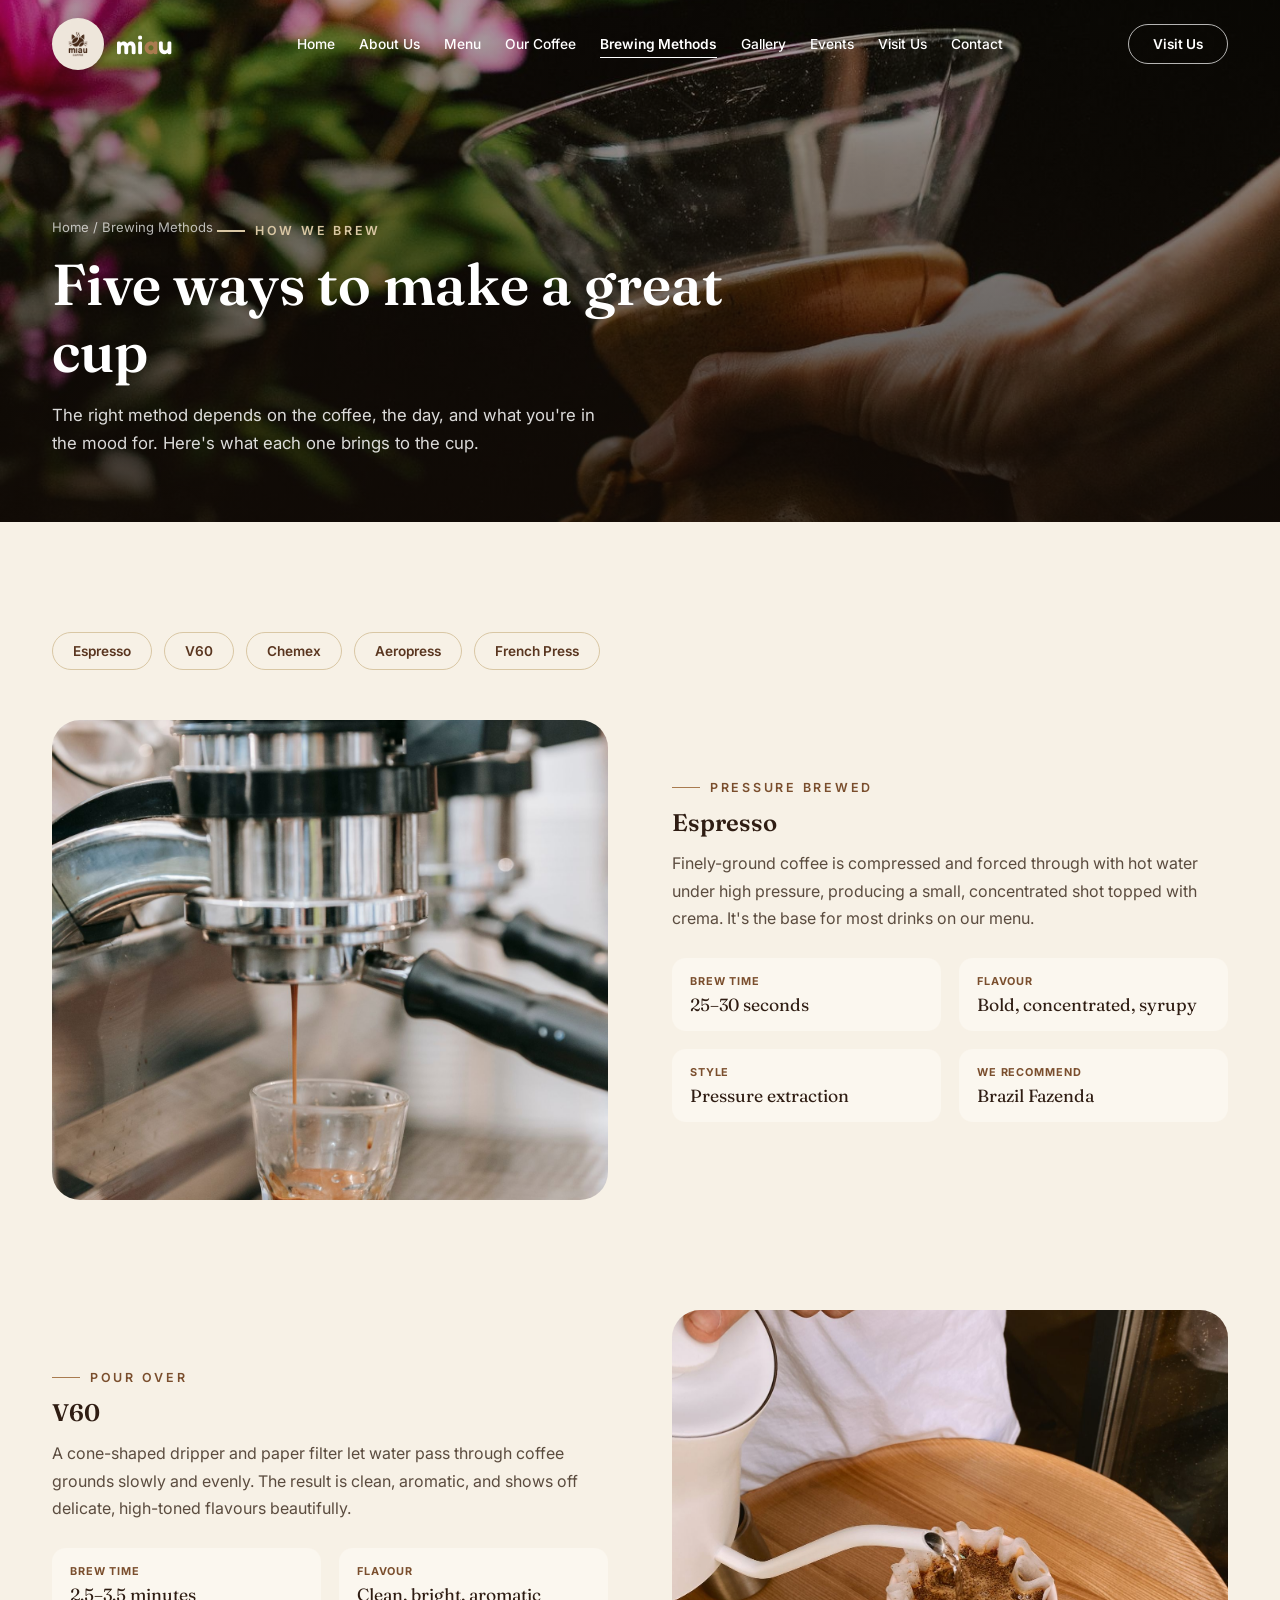
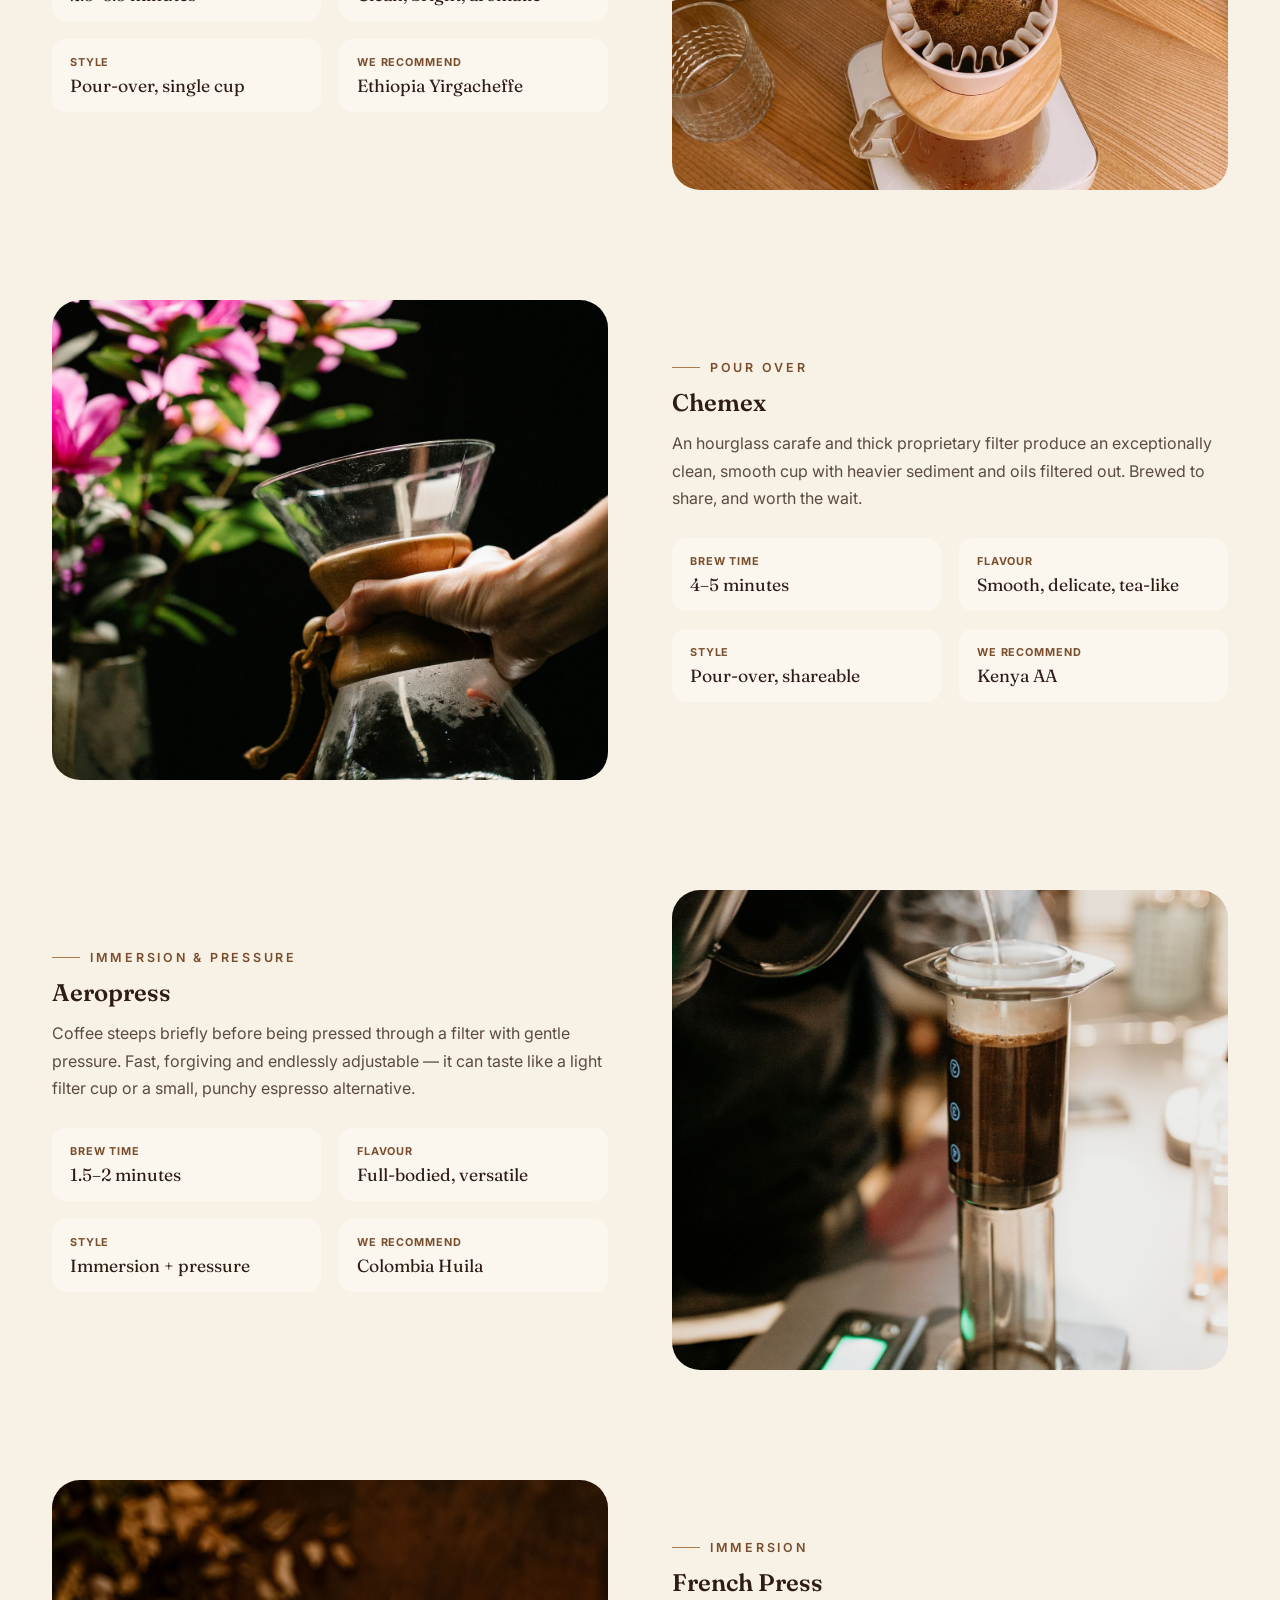
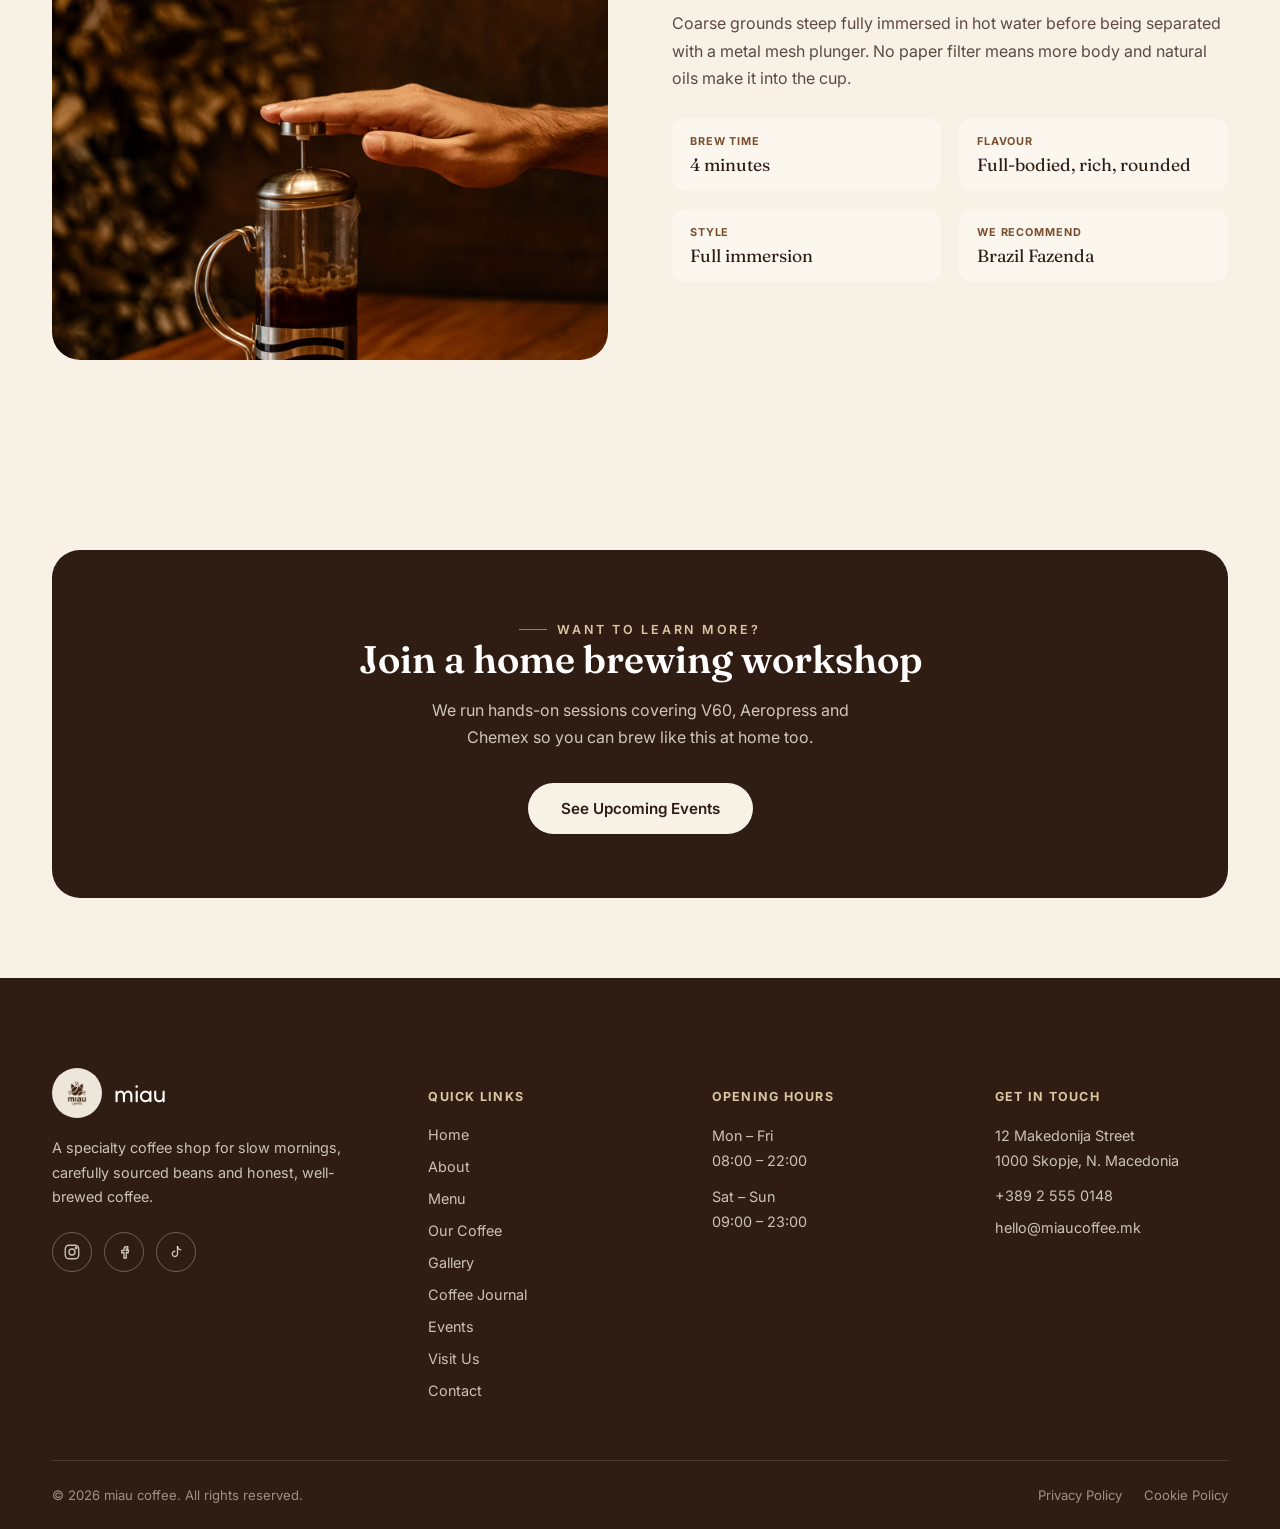
<file: brewing-methods.html>
<!DOCTYPE html>
<html lang="en">
<head>
<meta charset="UTF-8">
<meta name="viewport" content="width=device-width, initial-scale=1.0">
<title>Brewing Methods — miau coffee</title>
<meta name="description" content="Espresso, V60, Chemex, Aeropress and French Press — learn how each brewing method changes the flavour of your coffee at miau coffee.">
<link rel="icon" type="image/png" sizes="32x32" href="images/logo/favicon-32.png">
<link rel="apple-touch-icon" href="images/logo/apple-touch-icon.png">
<link rel="stylesheet" href="css/style.css">
</head>
<body>
<a class="skip-link" href="#main">Skip to content</a>

<header class="site-header on-dark">
  <div class="container">
    <a href="index.html" class="brand"><img src="images/logo/miau-logo.png" alt="miau coffee logo"><span class="brand-word">mi<span>a</span>u</span></a>
    <nav class="nav-links" aria-label="Primary">
      <a href="index.html">Home</a><a href="about.html">About Us</a><a href="menu.html">Menu</a>
      <a href="our-coffee.html">Our Coffee</a><a href="brewing-methods.html" class="active">Brewing Methods</a><a href="gallery.html">Gallery</a>
      <a href="events.html">Events</a><a href="visit-us.html">Visit Us</a><a href="contact.html">Contact</a>
    </nav>
    <div class="nav-cta"><a href="visit-us.html" class="btn btn-outline btn-sm">Visit Us</a></div>
    <button class="hamburger" aria-label="Toggle menu" aria-expanded="false"><span></span><span></span><span></span></button>
  </div>
</header>
<div class="mobile-menu">
  <a href="index.html">Home</a><a href="about.html">About Us</a><a href="menu.html">Menu</a>
  <a href="our-coffee.html">Our Coffee</a><a href="brewing-methods.html">Brewing Methods</a><a href="gallery.html">Gallery</a>
  <a href="events.html">Events</a><a href="visit-us.html">Visit Us</a><a href="contact.html">Contact</a>
</div>

<main id="main">

<section class="page-hero">
  <img src="images/brewing/chemex.jpg" alt="Chemex brewing coffee in a dark, moody setting" loading="eager">
  <div class="hero-overlay"></div>
  <div class="page-hero-content">
    <span class="breadcrumb"><a href="index.html">Home</a> / Brewing Methods</span>
    <span class="eyebrow">How we brew</span>
    <h1>Five ways to make a great cup</h1>
    <p>The right method depends on the coffee, the day, and what you're in the mood for. Here's what each one brings to the cup.</p>
  </div>
</section>

<section class="section">
  <div class="container">

    <div class="cat-badge-row reveal">
      <a href="#espresso" class="cat-badge">Espresso</a>
      <a href="#v60" class="cat-badge">V60</a>
      <a href="#chemex" class="cat-badge">Chemex</a>
      <a href="#aeropress" class="cat-badge">Aeropress</a>
      <a href="#french-press" class="cat-badge">French Press</a>
    </div>

    <div class="brew-detail reveal" id="espresso">
      <div class="brew-detail-media"><img src="images/brewing/espresso.jpg" alt="Espresso extracting from a machine into a small glass" loading="lazy"></div>
      <div class="brew-detail-body">
        <span class="eyebrow">Pressure brewed</span>
        <h2 style="margin-top:14px;">Espresso</h2>
        <p style="color:#5b4c3f; margin-top:14px;">Finely-ground coffee is compressed and forced through with hot water under high pressure, producing a small, concentrated shot topped with crema. It's the base for most drinks on our menu.</p>
        <div class="brew-stats">
          <div class="brew-stat"><div class="k">Brew Time</div><div class="v">25–30 seconds</div></div>
          <div class="brew-stat"><div class="k">Flavour</div><div class="v">Bold, concentrated, syrupy</div></div>
          <div class="brew-stat"><div class="k">Style</div><div class="v">Pressure extraction</div></div>
          <div class="brew-stat"><div class="k">We recommend</div><div class="v">Brazil Fazenda</div></div>
        </div>
      </div>
    </div>

    <div class="brew-detail rev reveal" id="v60">
      <div class="brew-detail-media"><img src="images/brewing/v60.jpg" alt="V60 pour-over coffee being poured over a filter" loading="lazy"></div>
      <div class="brew-detail-body">
        <span class="eyebrow">Pour over</span>
        <h2 style="margin-top:14px;">V60</h2>
        <p style="color:#5b4c3f; margin-top:14px;">A cone-shaped dripper and paper filter let water pass through coffee grounds slowly and evenly. The result is clean, aromatic, and shows off delicate, high-toned flavours beautifully.</p>
        <div class="brew-stats">
          <div class="brew-stat"><div class="k">Brew Time</div><div class="v">2.5–3.5 minutes</div></div>
          <div class="brew-stat"><div class="k">Flavour</div><div class="v">Clean, bright, aromatic</div></div>
          <div class="brew-stat"><div class="k">Style</div><div class="v">Pour-over, single cup</div></div>
          <div class="brew-stat"><div class="k">We recommend</div><div class="v">Ethiopia Yirgacheffe</div></div>
        </div>
      </div>
    </div>

    <div class="brew-detail reveal" id="chemex">
      <div class="brew-detail-media"><img src="images/brewing/chemex.jpg" alt="Chemex coffee maker in low, warm light" loading="lazy"></div>
      <div class="brew-detail-body">
        <span class="eyebrow">Pour over</span>
        <h2 style="margin-top:14px;">Chemex</h2>
        <p style="color:#5b4c3f; margin-top:14px;">An hourglass carafe and thick proprietary filter produce an exceptionally clean, smooth cup with heavier sediment and oils filtered out. Brewed to share, and worth the wait.</p>
        <div class="brew-stats">
          <div class="brew-stat"><div class="k">Brew Time</div><div class="v">4–5 minutes</div></div>
          <div class="brew-stat"><div class="k">Flavour</div><div class="v">Smooth, delicate, tea-like</div></div>
          <div class="brew-stat"><div class="k">Style</div><div class="v">Pour-over, shareable</div></div>
          <div class="brew-stat"><div class="k">We recommend</div><div class="v">Kenya AA</div></div>
        </div>
      </div>
    </div>

    <div class="brew-detail rev reveal" id="aeropress">
      <div class="brew-detail-media"><img src="images/brewing/aeropress.jpg" alt="Aeropress brewing with steam rising" loading="lazy"></div>
      <div class="brew-detail-body">
        <span class="eyebrow">Immersion &amp; pressure</span>
        <h2 style="margin-top:14px;">Aeropress</h2>
        <p style="color:#5b4c3f; margin-top:14px;">Coffee steeps briefly before being pressed through a filter with gentle pressure. Fast, forgiving and endlessly adjustable — it can taste like a light filter cup or a small, punchy espresso alternative.</p>
        <div class="brew-stats">
          <div class="brew-stat"><div class="k">Brew Time</div><div class="v">1.5–2 minutes</div></div>
          <div class="brew-stat"><div class="k">Flavour</div><div class="v">Full-bodied, versatile</div></div>
          <div class="brew-stat"><div class="k">Style</div><div class="v">Immersion + pressure</div></div>
          <div class="brew-stat"><div class="k">We recommend</div><div class="v">Colombia Huila</div></div>
        </div>
      </div>
    </div>

    <div class="brew-detail reveal" id="french-press">
      <div class="brew-detail-media"><img src="images/brewing/french-press.jpg" alt="Hand pressing down a French press plunger" loading="lazy"></div>
      <div class="brew-detail-body">
        <span class="eyebrow">Immersion</span>
        <h2 style="margin-top:14px;">French Press</h2>
        <p style="color:#5b4c3f; margin-top:14px;">Coarse grounds steep fully immersed in hot water before being separated with a metal mesh plunger. No paper filter means more body and natural oils make it into the cup.</p>
        <div class="brew-stats">
          <div class="brew-stat"><div class="k">Brew Time</div><div class="v">4 minutes</div></div>
          <div class="brew-stat"><div class="k">Flavour</div><div class="v">Full-bodied, rich, rounded</div></div>
          <div class="brew-stat"><div class="k">Style</div><div class="v">Full immersion</div></div>
          <div class="brew-stat"><div class="k">We recommend</div><div class="v">Brazil Fazenda</div></div>
        </div>
      </div>
    </div>

  </div>
</section>

<section class="section-tight">
  <div class="container">
    <div class="cta-band reveal">
      <span class="eyebrow" style="color:var(--beige-dark);">Want to learn more?</span>
      <h2>Join a home brewing workshop</h2>
      <p>We run hands-on sessions covering V60, Aeropress and Chemex so you can brew like this at home too.</p>
      <div class="cta-actions"><a href="events.html" class="btn btn-light">See Upcoming Events</a></div>
    </div>
  </div>
</section>

</main>

<footer class="site-footer">
  <div class="container">
    <div class="footer-grid">
      <div class="footer-col">
        <div class="footer-brand"><img src="images/logo/miau-logo.png" alt="miau coffee logo"><span class="footer-brand-word">miau</span></div>
        <p class="footer-desc">A specialty coffee shop for slow mornings, carefully sourced beans and honest, well-brewed coffee.</p>
        <div class="social-row">
          <a href="https://instagram.com" target="_blank" rel="noopener" aria-label="Instagram"><svg width="18" height="18" viewBox="0 0 24 24" fill="none" stroke="currentColor" stroke-width="1.8"><rect x="3" y="3" width="18" height="18" rx="5"/><circle cx="12" cy="12" r="4"/><circle cx="17.5" cy="6.5" r="1"/></svg></a>
          <a href="https://facebook.com" target="_blank" rel="noopener" aria-label="Facebook"><svg width="18" height="18" viewBox="0 0 24 24" fill="none" stroke="currentColor" stroke-width="1.8"><path d="M15 8h2V5h-2a3 3 0 0 0-3 3v2H9v3h3v7h3v-7h2.5l.5-3H15V8z"/></svg></a>
          <a href="https://tiktok.com" target="_blank" rel="noopener" aria-label="TikTok"><svg width="18" height="18" viewBox="0 0 24 24" fill="none" stroke="currentColor" stroke-width="1.8"><path d="M14 4v10.5a3.5 3.5 0 1 1-3-3.46"/><path d="M14 4a5 5 0 0 0 5 5"/></svg></a>
        </div>
      </div>
      <div class="footer-col"><h5>Quick Links</h5><ul>
        <li><a href="index.html">Home</a></li><li><a href="about.html">About</a></li><li><a href="menu.html">Menu</a></li>
        <li><a href="our-coffee.html">Our Coffee</a></li><li><a href="gallery.html">Gallery</a></li><li><a href="journal.html">Coffee Journal</a></li><li><a href="events.html">Events</a></li>
        <li><a href="visit-us.html">Visit Us</a></li><li><a href="contact.html">Contact</a></li></ul>
      </div>
      <div class="footer-col"><h5>Opening Hours</h5><ul>
        <li><p>Mon – Fri<br>08:00 – 22:00</p></li><li><p>Sat – Sun<br>09:00 – 23:00</p></li></ul>
      </div>
      <div class="footer-col"><h5>Get in Touch</h5><ul>
        <li><p>12 Makedonija Street<br>1000 Skopje, N. Macedonia</p></li>
        <li><a href="tel:+38925550148">+389 2 555 0148</a></li>
        <li><a href="mailto:hello@miaucoffee.mk">hello@miaucoffee.mk</a></li></ul>
      </div>
    </div>
    <div class="footer-bottom">
      <span>&copy; <span data-year>2026</span> miau coffee. All rights reserved.</span>
      <div class="legal-links"><a href="privacy.html">Privacy Policy</a><a href="cookies.html">Cookie Policy</a></div>
    </div>
  </div>
</footer>

<script src="js/main.js"></script>
</body>
</html>
</file>
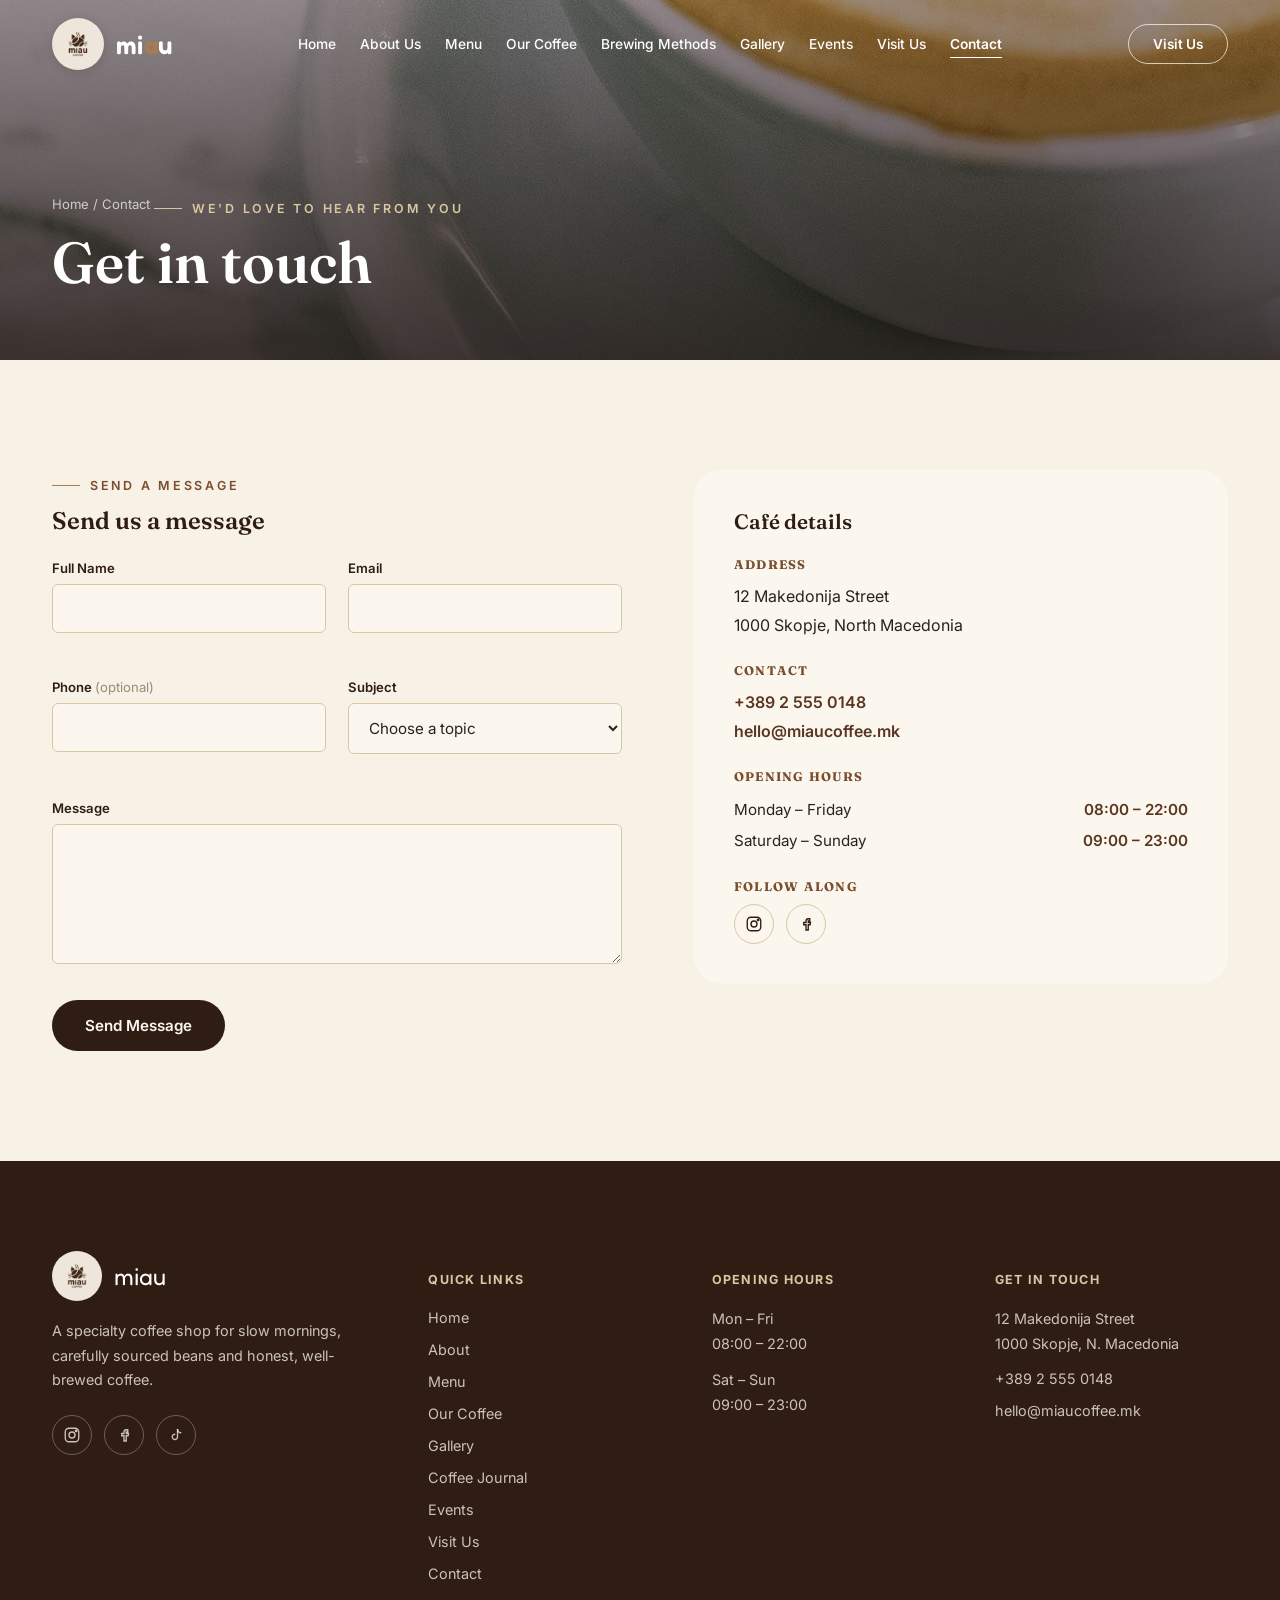
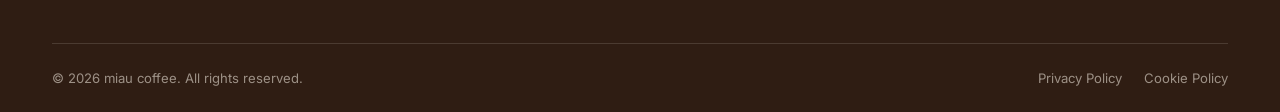
<file: contact.html>
<!DOCTYPE html>
<html lang="en">
<head>
<meta charset="UTF-8">
<meta name="viewport" content="width=device-width, initial-scale=1.0">
<title>Contact — miau coffee</title>
<meta name="description" content="Get in touch with miau coffee — send us a message, or find our phone, email and social details.">
<link rel="icon" type="image/png" sizes="32x32" href="images/logo/favicon-32.png">
<link rel="apple-touch-icon" href="images/logo/apple-touch-icon.png">
<link rel="stylesheet" href="css/style.css">
</head>
<body>
<a class="skip-link" href="#main">Skip to content</a>

<header class="site-header on-dark">
  <div class="container">
    <a href="index.html" class="brand"><img src="images/logo/miau-logo.png" alt="miau coffee logo"><span class="brand-word">mi<span>a</span>u</span></a>
    <nav class="nav-links" aria-label="Primary">
      <a href="index.html">Home</a><a href="about.html">About Us</a><a href="menu.html">Menu</a>
      <a href="our-coffee.html">Our Coffee</a><a href="brewing-methods.html">Brewing Methods</a><a href="gallery.html">Gallery</a>
      <a href="events.html">Events</a><a href="visit-us.html">Visit Us</a><a href="contact.html" class="active">Contact</a>
    </nav>
    <div class="nav-cta"><a href="visit-us.html" class="btn btn-outline btn-sm">Visit Us</a></div>
    <button class="hamburger" aria-label="Toggle menu" aria-expanded="false"><span></span><span></span><span></span></button>
  </div>
</header>
<div class="mobile-menu">
  <a href="index.html">Home</a><a href="about.html">About Us</a><a href="menu.html">Menu</a>
  <a href="our-coffee.html">Our Coffee</a><a href="brewing-methods.html">Brewing Methods</a><a href="gallery.html">Gallery</a>
  <a href="events.html">Events</a><a href="visit-us.html">Visit Us</a><a href="contact.html">Contact</a>
</div>

<main id="main">

<section class="page-hero" style="height:40vh; min-height:280px;">
  <img src="images/hero/welcome.jpg" alt="Latte art on a marble counter" loading="eager">
  <div class="hero-overlay"></div>
  <div class="page-hero-content">
    <span class="breadcrumb"><a href="index.html">Home</a> / Contact</span>
    <span class="eyebrow">We'd love to hear from you</span>
    <h1>Get in touch</h1>
  </div>
</section>

<section class="section">
  <div class="container">
    <div class="split" style="align-items:flex-start;">

      <div class="reveal">
        <span class="eyebrow">Send a message</span>
        <h2 style="margin:14px 0 26px;">Send us a message</h2>

        <div class="form-success" id="contactSuccess">
          <svg width="20" height="20" viewBox="0 0 24 24" fill="none" stroke="currentColor" stroke-width="2"><polyline points="20 6 9 17 4 12"/></svg>
          Thanks for reaching out — we'll get back to you within a day or two.
        </div>

        <form data-validate novalidate id="contactForm">
          <div class="form-grid">
            <div class="form-field">
              <label for="cName">Full Name</label>
              <input type="text" id="cName" name="name" required>
              <span class="field-error"></span>
            </div>
            <div class="form-field">
              <label for="cEmail">Email</label>
              <input type="email" id="cEmail" name="email" required>
              <span class="field-error"></span>
            </div>
            <div class="form-field">
              <label for="cPhone">Phone <span class="opt">(optional)</span></label>
              <input type="tel" id="cPhone" name="phone">
              <span class="field-error"></span>
            </div>
            <div class="form-field">
              <label for="cSubject">Subject</label>
              <select id="cSubject" name="subject" required>
                <option value="">Choose a topic</option>
                <option value="general">General question</option>
                <option value="events">Events &amp; workshops</option>
                <option value="wholesale">Wholesale / beans</option>
                <option value="feedback">Feedback</option>
              </select>
              <span class="field-error"></span>
            </div>
            <div class="form-field full">
              <label for="cMessage">Message</label>
              <textarea id="cMessage" name="message" required></textarea>
              <span class="field-error"></span>
            </div>
          </div>
          <button type="submit" class="btn btn-primary" style="margin-top:12px;">Send Message</button>
        </form>
      </div>

      <div class="reveal reveal-delay-1" style="background:var(--cream-soft); border-radius:var(--radius-lg); padding:40px;">
        <h3 style="font-size:1.3rem; margin-bottom:24px;">Café details</h3>
        <div class="visit-block" style="margin-bottom:24px;">
          <h4>Address</h4>
          <address>12 Makedonija Street<br>1000 Skopje, North Macedonia</address>
        </div>
        <div class="visit-block" style="margin-bottom:24px;">
          <h4>Contact</h4>
          <p>
            <a href="tel:+38925550148" style="color:var(--coffee-deep); font-weight:600;">+389 2 555 0148</a><br>
            <a href="mailto:hello@miaucoffee.mk" style="color:var(--coffee-deep); font-weight:600;">hello@miaucoffee.mk</a>
          </p>
        </div>
        <div class="visit-block" style="margin-bottom:24px;">
          <h4>Opening Hours</h4>
          <div class="visit-hours-row"><span>Monday – Friday</span><span>08:00 – 22:00</span></div>
          <div class="visit-hours-row"><span>Saturday – Sunday</span><span>09:00 – 23:00</span></div>
        </div>
        <div class="visit-block">
          <h4>Follow Along</h4>
          <div class="social-row" style="border-color:var(--beige-dark);">
            <a href="https://instagram.com" target="_blank" rel="noopener" aria-label="Instagram" style="border-color:var(--beige-dark); color:var(--espresso);"><svg width="18" height="18" viewBox="0 0 24 24" fill="none" stroke="currentColor" stroke-width="1.8"><rect x="3" y="3" width="18" height="18" rx="5"/><circle cx="12" cy="12" r="4"/><circle cx="17.5" cy="6.5" r="1"/></svg></a>
            <a href="https://facebook.com" target="_blank" rel="noopener" aria-label="Facebook" style="border-color:var(--beige-dark); color:var(--espresso);"><svg width="18" height="18" viewBox="0 0 24 24" fill="none" stroke="currentColor" stroke-width="1.8"><path d="M15 8h2V5h-2a3 3 0 0 0-3 3v2H9v3h3v7h3v-7h2.5l.5-3H15V8z"/></svg></a>
          </div>
        </div>
      </div>

    </div>
  </div>
</section>

</main>

<footer class="site-footer">
  <div class="container">
    <div class="footer-grid">
      <div class="footer-col">
        <div class="footer-brand"><img src="images/logo/miau-logo.png" alt="miau coffee logo"><span class="footer-brand-word">miau</span></div>
        <p class="footer-desc">A specialty coffee shop for slow mornings, carefully sourced beans and honest, well-brewed coffee.</p>
        <div class="social-row">
          <a href="https://instagram.com" target="_blank" rel="noopener" aria-label="Instagram"><svg width="18" height="18" viewBox="0 0 24 24" fill="none" stroke="currentColor" stroke-width="1.8"><rect x="3" y="3" width="18" height="18" rx="5"/><circle cx="12" cy="12" r="4"/><circle cx="17.5" cy="6.5" r="1"/></svg></a>
          <a href="https://facebook.com" target="_blank" rel="noopener" aria-label="Facebook"><svg width="18" height="18" viewBox="0 0 24 24" fill="none" stroke="currentColor" stroke-width="1.8"><path d="M15 8h2V5h-2a3 3 0 0 0-3 3v2H9v3h3v7h3v-7h2.5l.5-3H15V8z"/></svg></a>
          <a href="https://tiktok.com" target="_blank" rel="noopener" aria-label="TikTok"><svg width="18" height="18" viewBox="0 0 24 24" fill="none" stroke="currentColor" stroke-width="1.8"><path d="M14 4v10.5a3.5 3.5 0 1 1-3-3.46"/><path d="M14 4a5 5 0 0 0 5 5"/></svg></a>
        </div>
      </div>
      <div class="footer-col"><h5>Quick Links</h5><ul>
        <li><a href="index.html">Home</a></li><li><a href="about.html">About</a></li><li><a href="menu.html">Menu</a></li>
        <li><a href="our-coffee.html">Our Coffee</a></li><li><a href="gallery.html">Gallery</a></li><li><a href="journal.html">Coffee Journal</a></li><li><a href="events.html">Events</a></li>
        <li><a href="visit-us.html">Visit Us</a></li><li><a href="contact.html">Contact</a></li></ul>
      </div>
      <div class="footer-col"><h5>Opening Hours</h5><ul>
        <li><p>Mon – Fri<br>08:00 – 22:00</p></li><li><p>Sat – Sun<br>09:00 – 23:00</p></li></ul>
      </div>
      <div class="footer-col"><h5>Get in Touch</h5><ul>
        <li><p>12 Makedonija Street<br>1000 Skopje, N. Macedonia</p></li>
        <li><a href="tel:+38925550148">+389 2 555 0148</a></li>
        <li><a href="mailto:hello@miaucoffee.mk">hello@miaucoffee.mk</a></li></ul>
      </div>
    </div>
    <div class="footer-bottom">
      <span>&copy; <span data-year>2026</span> miau coffee. All rights reserved.</span>
      <div class="legal-links"><a href="privacy.html">Privacy Policy</a><a href="cookies.html">Cookie Policy</a></div>
    </div>
  </div>
</footer>

<script src="js/main.js"></script>
</body>
</html>
</file>
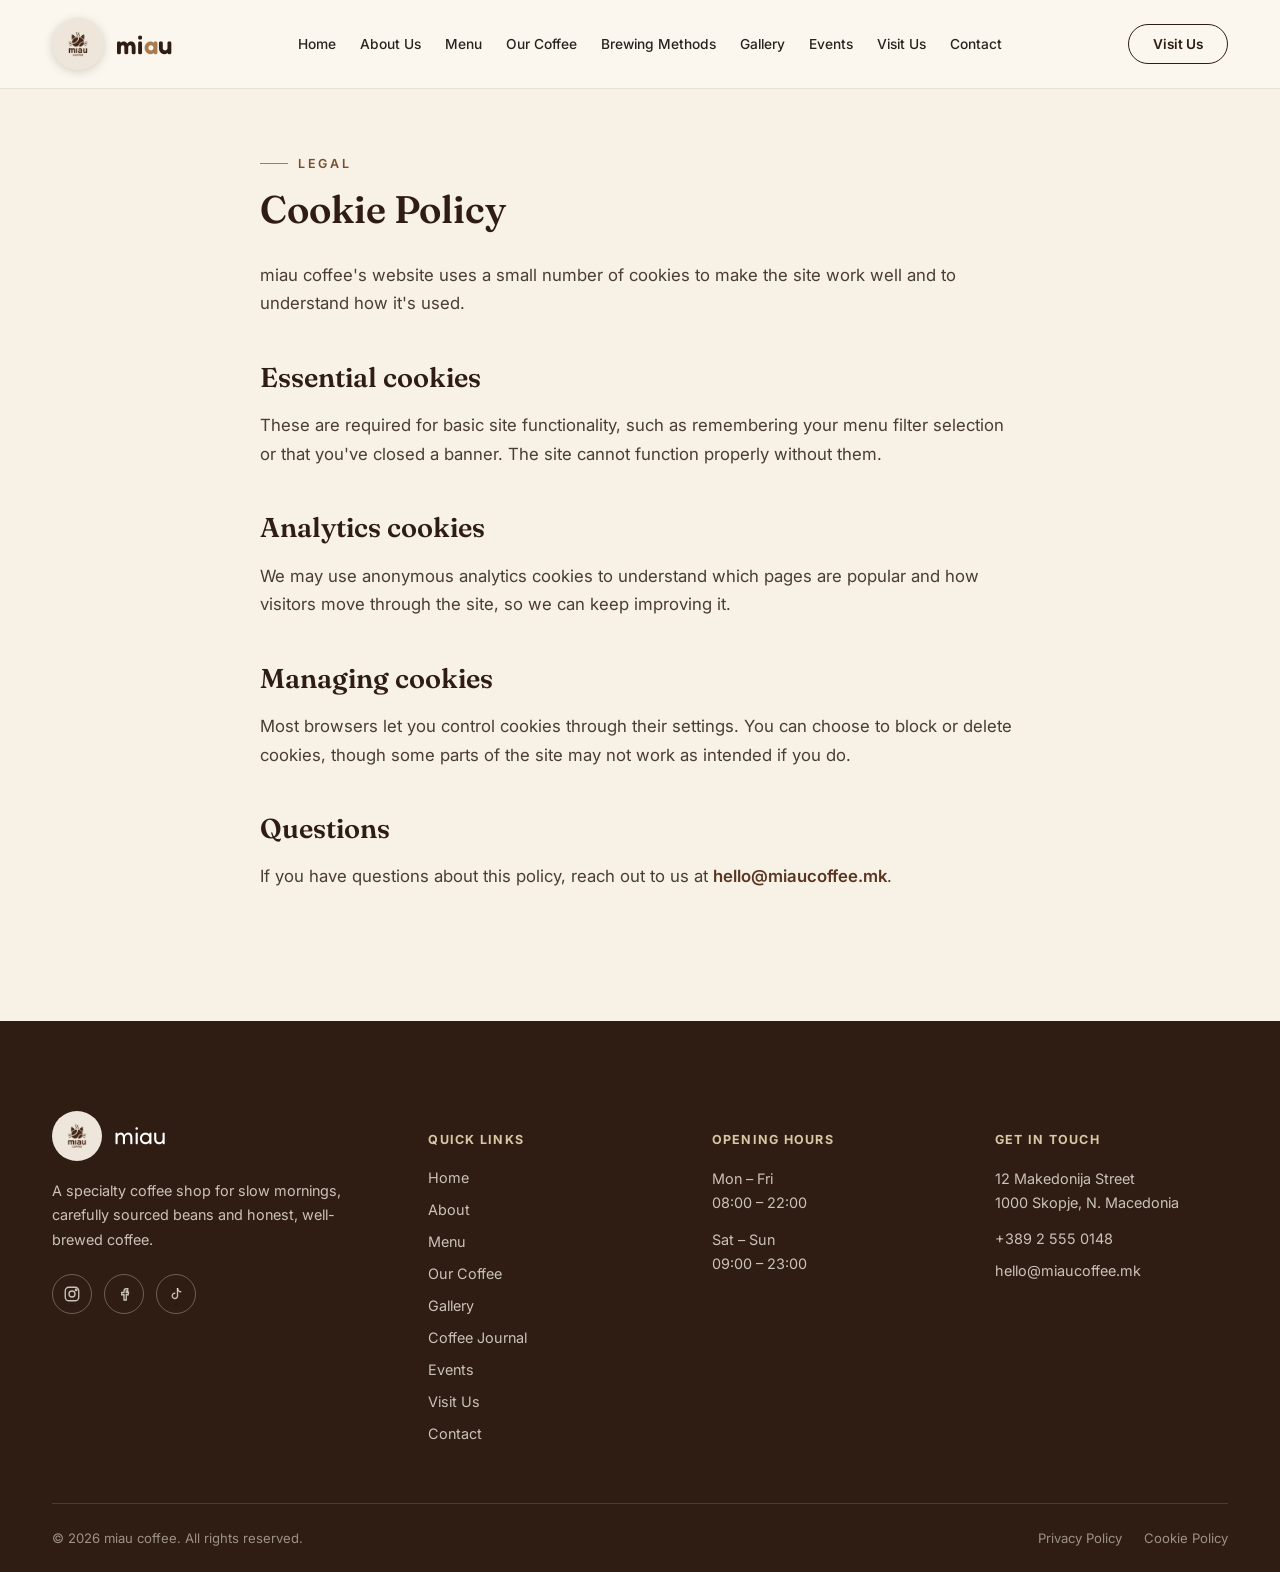
<file: cookies.html>
<!DOCTYPE html>
<html lang="en">
<head>
<meta charset="UTF-8">
<meta name="viewport" content="width=device-width, initial-scale=1.0">
<title>Cookie Policy — miau coffee</title>
<meta name="description" content="miau coffee's cookie policy — what cookies our website uses and why.">
<link rel="icon" type="image/png" sizes="32x32" href="images/logo/favicon-32.png">
<link rel="apple-touch-icon" href="images/logo/apple-touch-icon.png">
<link rel="stylesheet" href="css/style.css">
</head>
<body>
<a class="skip-link" href="#main">Skip to content</a>

<header class="site-header on-light">
  <div class="container">
    <a href="index.html" class="brand"><img src="images/logo/miau-logo.png" alt="miau coffee logo"><span class="brand-word">mi<span>a</span>u</span></a>
    <nav class="nav-links" aria-label="Primary">
      <a href="index.html">Home</a><a href="about.html">About Us</a><a href="menu.html">Menu</a>
      <a href="our-coffee.html">Our Coffee</a><a href="brewing-methods.html">Brewing Methods</a><a href="gallery.html">Gallery</a>
      <a href="events.html">Events</a><a href="visit-us.html">Visit Us</a><a href="contact.html">Contact</a>
    </nav>
    <div class="nav-cta"><a href="visit-us.html" class="btn btn-outline btn-sm">Visit Us</a></div>
    <button class="hamburger" aria-label="Toggle menu" aria-expanded="false"><span></span><span></span><span></span></button>
  </div>
</header>
<div class="mobile-menu">
  <a href="index.html">Home</a><a href="about.html">About Us</a><a href="menu.html">Menu</a>
  <a href="our-coffee.html">Our Coffee</a><a href="brewing-methods.html">Brewing Methods</a><a href="gallery.html">Gallery</a>
  <a href="events.html">Events</a><a href="visit-us.html">Visit Us</a><a href="contact.html">Contact</a>
</div>

<main id="main">
<section class="section" style="padding-top:calc(var(--nav-height) + 60px);">
  <div class="container">
    <div class="article-body">
      <span class="eyebrow">Legal</span>
      <h1 style="font-family:var(--font-heading); font-size:2.4rem; margin:16px 0 30px;">Cookie Policy</h1>
      <p>miau coffee's website uses a small number of cookies to make the site work well and to understand how it's used.</p>

      <h2>Essential cookies</h2>
      <p>These are required for basic site functionality, such as remembering your menu filter selection or that you've closed a banner. The site cannot function properly without them.</p>

      <h2>Analytics cookies</h2>
      <p>We may use anonymous analytics cookies to understand which pages are popular and how visitors move through the site, so we can keep improving it.</p>

      <h2>Managing cookies</h2>
      <p>Most browsers let you control cookies through their settings. You can choose to block or delete cookies, though some parts of the site may not work as intended if you do.</p>

      <h2>Questions</h2>
      <p>If you have questions about this policy, reach out to us at <a href="mailto:hello@miaucoffee.mk" style="color:var(--coffee-deep); font-weight:600;">hello@miaucoffee.mk</a>.</p>
    </div>
  </div>
</section>
</main>

<footer class="site-footer">
  <div class="container">
    <div class="footer-grid">
      <div class="footer-col">
        <div class="footer-brand"><img src="images/logo/miau-logo.png" alt="miau coffee logo"><span class="footer-brand-word">miau</span></div>
        <p class="footer-desc">A specialty coffee shop for slow mornings, carefully sourced beans and honest, well-brewed coffee.</p>
        <div class="social-row">
          <a href="https://instagram.com" target="_blank" rel="noopener" aria-label="Instagram"><svg width="18" height="18" viewBox="0 0 24 24" fill="none" stroke="currentColor" stroke-width="1.8"><rect x="3" y="3" width="18" height="18" rx="5"/><circle cx="12" cy="12" r="4"/><circle cx="17.5" cy="6.5" r="1"/></svg></a>
          <a href="https://facebook.com" target="_blank" rel="noopener" aria-label="Facebook"><svg width="18" height="18" viewBox="0 0 24 24" fill="none" stroke="currentColor" stroke-width="1.8"><path d="M15 8h2V5h-2a3 3 0 0 0-3 3v2H9v3h3v7h3v-7h2.5l.5-3H15V8z"/></svg></a>
          <a href="https://tiktok.com" target="_blank" rel="noopener" aria-label="TikTok"><svg width="18" height="18" viewBox="0 0 24 24" fill="none" stroke="currentColor" stroke-width="1.8"><path d="M14 4v10.5a3.5 3.5 0 1 1-3-3.46"/><path d="M14 4a5 5 0 0 0 5 5"/></svg></a>
        </div>
      </div>
      <div class="footer-col"><h5>Quick Links</h5><ul>
        <li><a href="index.html">Home</a></li><li><a href="about.html">About</a></li><li><a href="menu.html">Menu</a></li>
        <li><a href="our-coffee.html">Our Coffee</a></li><li><a href="gallery.html">Gallery</a></li><li><a href="journal.html">Coffee Journal</a></li><li><a href="events.html">Events</a></li>
        <li><a href="visit-us.html">Visit Us</a></li><li><a href="contact.html">Contact</a></li></ul>
      </div>
      <div class="footer-col"><h5>Opening Hours</h5><ul>
        <li><p>Mon – Fri<br>08:00 – 22:00</p></li><li><p>Sat – Sun<br>09:00 – 23:00</p></li></ul>
      </div>
      <div class="footer-col"><h5>Get in Touch</h5><ul>
        <li><p>12 Makedonija Street<br>1000 Skopje, N. Macedonia</p></li>
        <li><a href="tel:+38925550148">+389 2 555 0148</a></li>
        <li><a href="mailto:hello@miaucoffee.mk">hello@miaucoffee.mk</a></li></ul>
      </div>
    </div>
    <div class="footer-bottom">
      <span>&copy; <span data-year>2026</span> miau coffee. All rights reserved.</span>
      <div class="legal-links"><a href="privacy.html">Privacy Policy</a><a href="cookies.html">Cookie Policy</a></div>
    </div>
  </div>
</footer>

<script src="js/main.js"></script>
</body>
</html>
</file>
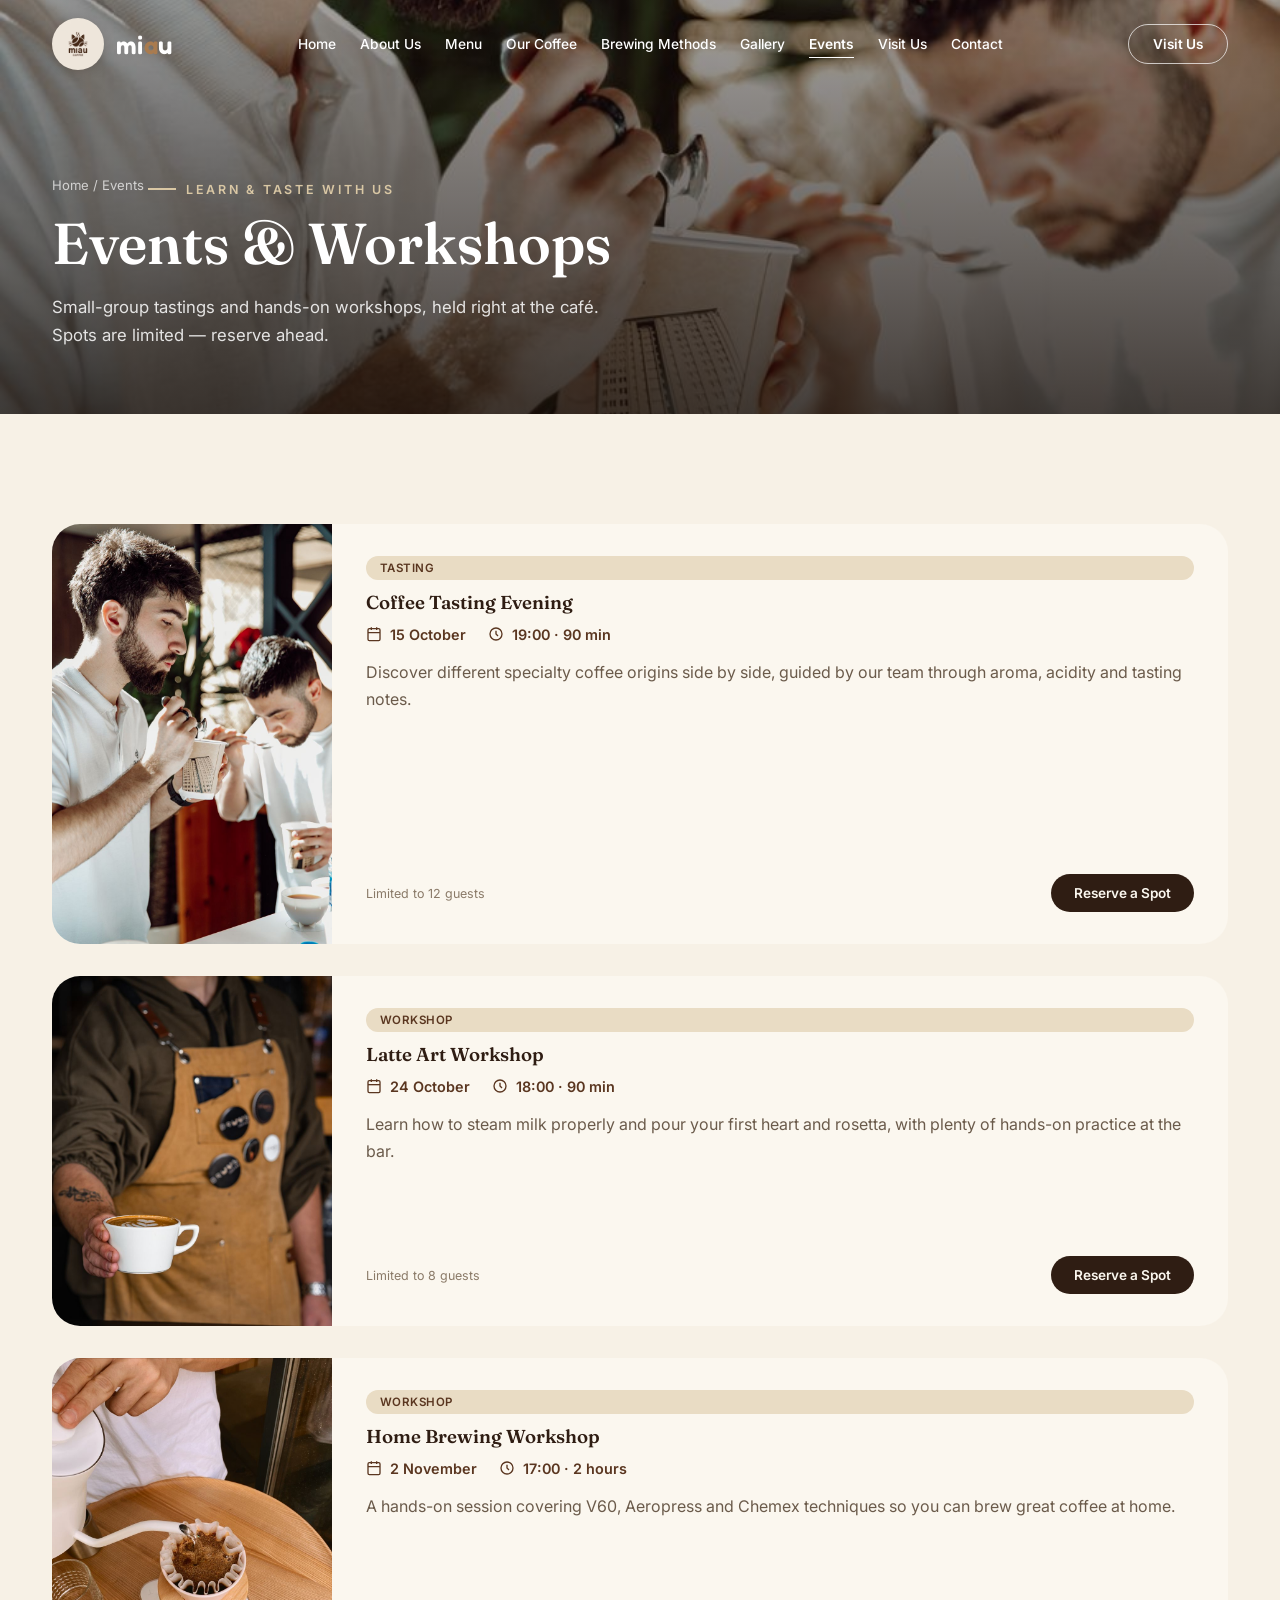
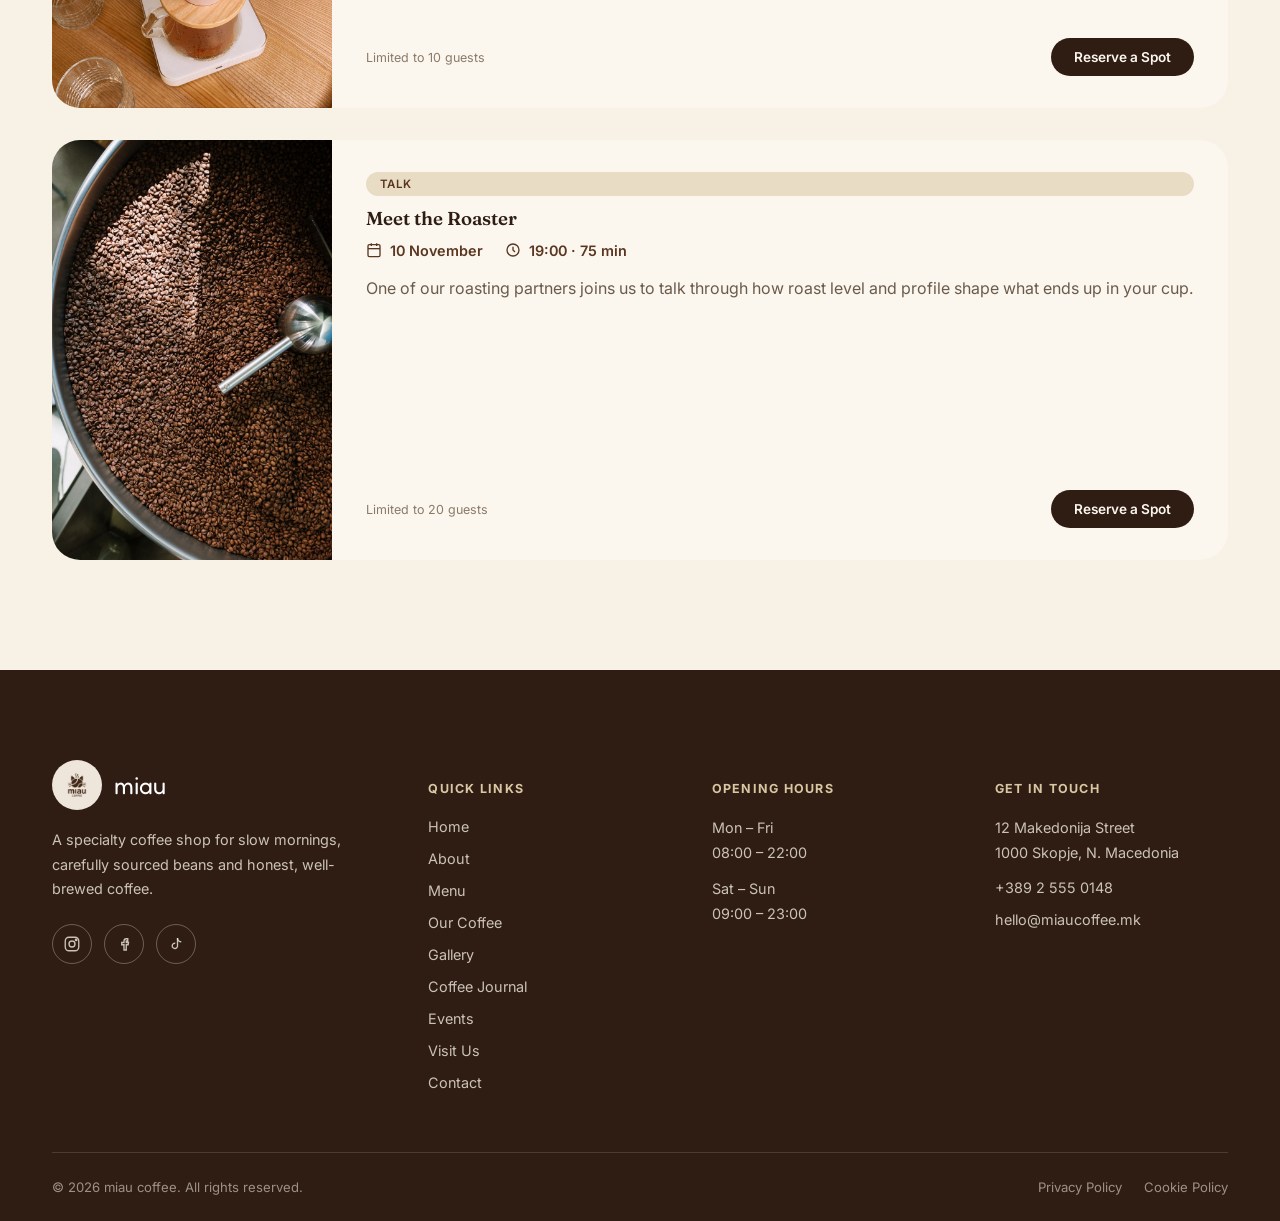
<file: events.html>
<!DOCTYPE html>
<html lang="en">
<head>
<meta charset="UTF-8">
<meta name="viewport" content="width=device-width, initial-scale=1.0">
<title>Events &amp; Workshops — miau coffee</title>
<meta name="description" content="Join miau coffee for tastings, latte art lessons and home brewing workshops. Reserve your spot — no payment required.">
<link rel="icon" type="image/png" sizes="32x32" href="images/logo/favicon-32.png">
<link rel="apple-touch-icon" href="images/logo/apple-touch-icon.png">
<link rel="stylesheet" href="css/style.css">
</head>
<body>
<a class="skip-link" href="#main">Skip to content</a>

<header class="site-header on-dark">
  <div class="container">
    <a href="index.html" class="brand"><img src="images/logo/miau-logo.png" alt="miau coffee logo"><span class="brand-word">mi<span>a</span>u</span></a>
    <nav class="nav-links" aria-label="Primary">
      <a href="index.html">Home</a><a href="about.html">About Us</a><a href="menu.html">Menu</a>
      <a href="our-coffee.html">Our Coffee</a><a href="brewing-methods.html">Brewing Methods</a><a href="gallery.html">Gallery</a>
      <a href="events.html" class="active">Events</a><a href="visit-us.html">Visit Us</a><a href="contact.html">Contact</a>
    </nav>
    <div class="nav-cta"><a href="visit-us.html" class="btn btn-outline btn-sm">Visit Us</a></div>
    <button class="hamburger" aria-label="Toggle menu" aria-expanded="false"><span></span><span></span><span></span></button>
  </div>
</header>
<div class="mobile-menu">
  <a href="index.html">Home</a><a href="about.html">About Us</a><a href="menu.html">Menu</a>
  <a href="our-coffee.html">Our Coffee</a><a href="brewing-methods.html">Brewing Methods</a><a href="gallery.html">Gallery</a>
  <a href="events.html">Events</a><a href="visit-us.html">Visit Us</a><a href="contact.html">Contact</a>
</div>

<main id="main">

<section class="page-hero" style="height:46vh; min-height:320px;">
  <img src="images/events/tasting.jpg" alt="Coffee cupping and tasting session" loading="eager">
  <div class="hero-overlay"></div>
  <div class="page-hero-content">
    <span class="breadcrumb"><a href="index.html">Home</a> / Events</span>
    <span class="eyebrow">Learn &amp; taste with us</span>
    <h1>Events &amp; Workshops</h1>
    <p>Small-group tastings and hands-on workshops, held right at the café. Spots are limited — reserve ahead.</p>
  </div>
</section>

<section class="section">
  <div class="container">
    <div style="display:grid; gap:32px;">

      <div class="event-card reveal">
        <div class="event-card-media"><img src="images/events/tasting.jpg" alt="Coffee tasting evening at miau coffee" loading="lazy"></div>
        <div class="event-card-body">
          <span class="pill-tag">Tasting</span>
          <h3 style="margin-top:12px;">Coffee Tasting Evening</h3>
          <div class="event-date-row">
            <div><svg width="16" height="16" viewBox="0 0 24 24" fill="none" stroke="currentColor" stroke-width="2"><rect x="3" y="4" width="18" height="18" rx="2"/><line x1="16" y1="2" x2="16" y2="6"/><line x1="8" y1="2" x2="8" y2="6"/><line x1="3" y1="10" x2="21" y2="10"/></svg> 15 October</div>
            <div><svg width="16" height="16" viewBox="0 0 24 24" fill="none" stroke="currentColor" stroke-width="2"><circle cx="12" cy="12" r="9"/><polyline points="12 7 12 12 15 15"/></svg> 19:00 &middot; 90 min</div>
          </div>
          <p class="desc">Discover different specialty coffee origins side by side, guided by our team through aroma, acidity and tasting notes.</p>
          <div class="event-card-foot">
            <span class="spots-left">Limited to 12 guests</span>
            <button class="btn btn-primary btn-sm" data-modal-open="reserveModal" data-event-name="Coffee Tasting Evening — 15 October, 19:00">Reserve a Spot</button>
          </div>
        </div>
      </div>

      <div class="event-card reveal reveal-delay-1">
        <div class="event-card-media"><img src="images/events/latte-art-workshop.jpg" alt="Latte art workshop at miau coffee" loading="lazy"></div>
        <div class="event-card-body">
          <span class="pill-tag">Workshop</span>
          <h3 style="margin-top:12px;">Latte Art Workshop</h3>
          <div class="event-date-row">
            <div><svg width="16" height="16" viewBox="0 0 24 24" fill="none" stroke="currentColor" stroke-width="2"><rect x="3" y="4" width="18" height="18" rx="2"/><line x1="16" y1="2" x2="16" y2="6"/><line x1="8" y1="2" x2="8" y2="6"/><line x1="3" y1="10" x2="21" y2="10"/></svg> 24 October</div>
            <div><svg width="16" height="16" viewBox="0 0 24 24" fill="none" stroke="currentColor" stroke-width="2"><circle cx="12" cy="12" r="9"/><polyline points="12 7 12 12 15 15"/></svg> 18:00 &middot; 90 min</div>
          </div>
          <p class="desc">Learn how to steam milk properly and pour your first heart and rosetta, with plenty of hands-on practice at the bar.</p>
          <div class="event-card-foot">
            <span class="spots-left">Limited to 8 guests</span>
            <button class="btn btn-primary btn-sm" data-modal-open="reserveModal" data-event-name="Latte Art Workshop — 24 October, 18:00">Reserve a Spot</button>
          </div>
        </div>
      </div>

      <div class="event-card reveal reveal-delay-2">
        <div class="event-card-media"><img src="images/events/home-brewing.jpg" alt="Home brewing workshop with V60 pour-over" loading="lazy"></div>
        <div class="event-card-body">
          <span class="pill-tag">Workshop</span>
          <h3 style="margin-top:12px;">Home Brewing Workshop</h3>
          <div class="event-date-row">
            <div><svg width="16" height="16" viewBox="0 0 24 24" fill="none" stroke="currentColor" stroke-width="2"><rect x="3" y="4" width="18" height="18" rx="2"/><line x1="16" y1="2" x2="16" y2="6"/><line x1="8" y1="2" x2="8" y2="6"/><line x1="3" y1="10" x2="21" y2="10"/></svg> 2 November</div>
            <div><svg width="16" height="16" viewBox="0 0 24 24" fill="none" stroke="currentColor" stroke-width="2"><circle cx="12" cy="12" r="9"/><polyline points="12 7 12 12 15 15"/></svg> 17:00 &middot; 2 hours</div>
          </div>
          <p class="desc">A hands-on session covering V60, Aeropress and Chemex techniques so you can brew great coffee at home.</p>
          <div class="event-card-foot">
            <span class="spots-left">Limited to 10 guests</span>
            <button class="btn btn-primary btn-sm" data-modal-open="reserveModal" data-event-name="Home Brewing Workshop — 2 November, 17:00">Reserve a Spot</button>
          </div>
        </div>
      </div>

      <div class="event-card reveal">
        <div class="event-card-media"><img src="images/events/meet-roaster.jpg" alt="Coffee roaster at work" loading="lazy"></div>
        <div class="event-card-body">
          <span class="pill-tag">Talk</span>
          <h3 style="margin-top:12px;">Meet the Roaster</h3>
          <div class="event-date-row">
            <div><svg width="16" height="16" viewBox="0 0 24 24" fill="none" stroke="currentColor" stroke-width="2"><rect x="3" y="4" width="18" height="18" rx="2"/><line x1="16" y1="2" x2="16" y2="6"/><line x1="8" y1="2" x2="8" y2="6"/><line x1="3" y1="10" x2="21" y2="10"/></svg> 10 November</div>
            <div><svg width="16" height="16" viewBox="0 0 24 24" fill="none" stroke="currentColor" stroke-width="2"><circle cx="12" cy="12" r="9"/><polyline points="12 7 12 12 15 15"/></svg> 19:00 &middot; 75 min</div>
          </div>
          <p class="desc">One of our roasting partners joins us to talk through how roast level and profile shape what ends up in your cup.</p>
          <div class="event-card-foot">
            <span class="spots-left">Limited to 20 guests</span>
            <button class="btn btn-primary btn-sm" data-modal-open="reserveModal" data-event-name="Meet the Roaster — 10 November, 19:00">Reserve a Spot</button>
          </div>
        </div>
      </div>

    </div>
  </div>
</section>

</main>

<!-- RESERVATION MODAL -->
<div class="modal-overlay" id="reserveModal">
  <div class="modal-box">
    <button class="modal-close" data-modal-close aria-label="Close">
      <svg width="16" height="16" viewBox="0 0 24 24" fill="none" stroke="currentColor" stroke-width="2" stroke-linecap="round"><line x1="4" y1="4" x2="20" y2="20"/><line x1="20" y1="4" x2="4" y2="20"/></svg>
    </button>
    <h3>Reserve a Spot</h3>
    <p class="modal-sub" data-event-name-field>Choose an event to reserve.</p>
    <div class="form-success" id="reserveSuccess">
      <svg width="20" height="20" viewBox="0 0 24 24" fill="none" stroke="currentColor" stroke-width="2"><polyline points="20 6 9 17 4 12"/></svg>
      Thank you — your spot is reserved! We'll email you a confirmation shortly.
    </div>
    <form data-validate novalidate id="reserveForm">
      <input type="hidden" name="event" value="">
      <div class="form-field">
        <label for="rName">Full Name</label>
        <input type="text" id="rName" name="name" required>
        <span class="field-error"></span>
      </div>
      <div class="form-field">
        <label for="rEmail">Email</label>
        <input type="email" id="rEmail" name="email" required>
        <span class="field-error"></span>
      </div>
      <div class="form-field">
        <label for="rGuests">Number of Guests</label>
        <select id="rGuests" name="guests" required>
          <option value="1">1</option>
          <option value="2">2</option>
          <option value="3">3</option>
          <option value="4">4</option>
        </select>
        <span class="field-error"></span>
      </div>
      <button type="submit" class="btn btn-primary" style="width:100%; margin-top:6px;">Confirm Reservation</button>
      <p class="form-note" style="text-align:center;">No payment required — we'll see you at the door.</p>
    </form>
  </div>
</div>

<footer class="site-footer">
  <div class="container">
    <div class="footer-grid">
      <div class="footer-col">
        <div class="footer-brand"><img src="images/logo/miau-logo.png" alt="miau coffee logo"><span class="footer-brand-word">miau</span></div>
        <p class="footer-desc">A specialty coffee shop for slow mornings, carefully sourced beans and honest, well-brewed coffee.</p>
        <div class="social-row">
          <a href="https://instagram.com" target="_blank" rel="noopener" aria-label="Instagram"><svg width="18" height="18" viewBox="0 0 24 24" fill="none" stroke="currentColor" stroke-width="1.8"><rect x="3" y="3" width="18" height="18" rx="5"/><circle cx="12" cy="12" r="4"/><circle cx="17.5" cy="6.5" r="1"/></svg></a>
          <a href="https://facebook.com" target="_blank" rel="noopener" aria-label="Facebook"><svg width="18" height="18" viewBox="0 0 24 24" fill="none" stroke="currentColor" stroke-width="1.8"><path d="M15 8h2V5h-2a3 3 0 0 0-3 3v2H9v3h3v7h3v-7h2.5l.5-3H15V8z"/></svg></a>
          <a href="https://tiktok.com" target="_blank" rel="noopener" aria-label="TikTok"><svg width="18" height="18" viewBox="0 0 24 24" fill="none" stroke="currentColor" stroke-width="1.8"><path d="M14 4v10.5a3.5 3.5 0 1 1-3-3.46"/><path d="M14 4a5 5 0 0 0 5 5"/></svg></a>
        </div>
      </div>
      <div class="footer-col"><h5>Quick Links</h5><ul>
        <li><a href="index.html">Home</a></li><li><a href="about.html">About</a></li><li><a href="menu.html">Menu</a></li>
        <li><a href="our-coffee.html">Our Coffee</a></li><li><a href="gallery.html">Gallery</a></li><li><a href="journal.html">Coffee Journal</a></li><li><a href="events.html">Events</a></li>
        <li><a href="visit-us.html">Visit Us</a></li><li><a href="contact.html">Contact</a></li></ul>
      </div>
      <div class="footer-col"><h5>Opening Hours</h5><ul>
        <li><p>Mon – Fri<br>08:00 – 22:00</p></li><li><p>Sat – Sun<br>09:00 – 23:00</p></li></ul>
      </div>
      <div class="footer-col"><h5>Get in Touch</h5><ul>
        <li><p>12 Makedonija Street<br>1000 Skopje, N. Macedonia</p></li>
        <li><a href="tel:+38925550148">+389 2 555 0148</a></li>
        <li><a href="mailto:hello@miaucoffee.mk">hello@miaucoffee.mk</a></li></ul>
      </div>
    </div>
    <div class="footer-bottom">
      <span>&copy; <span data-year>2026</span> miau coffee. All rights reserved.</span>
      <div class="legal-links"><a href="privacy.html">Privacy Policy</a><a href="cookies.html">Cookie Policy</a></div>
    </div>
  </div>
</footer>

<script src="js/main.js"></script>
</body>
</html>
</file>
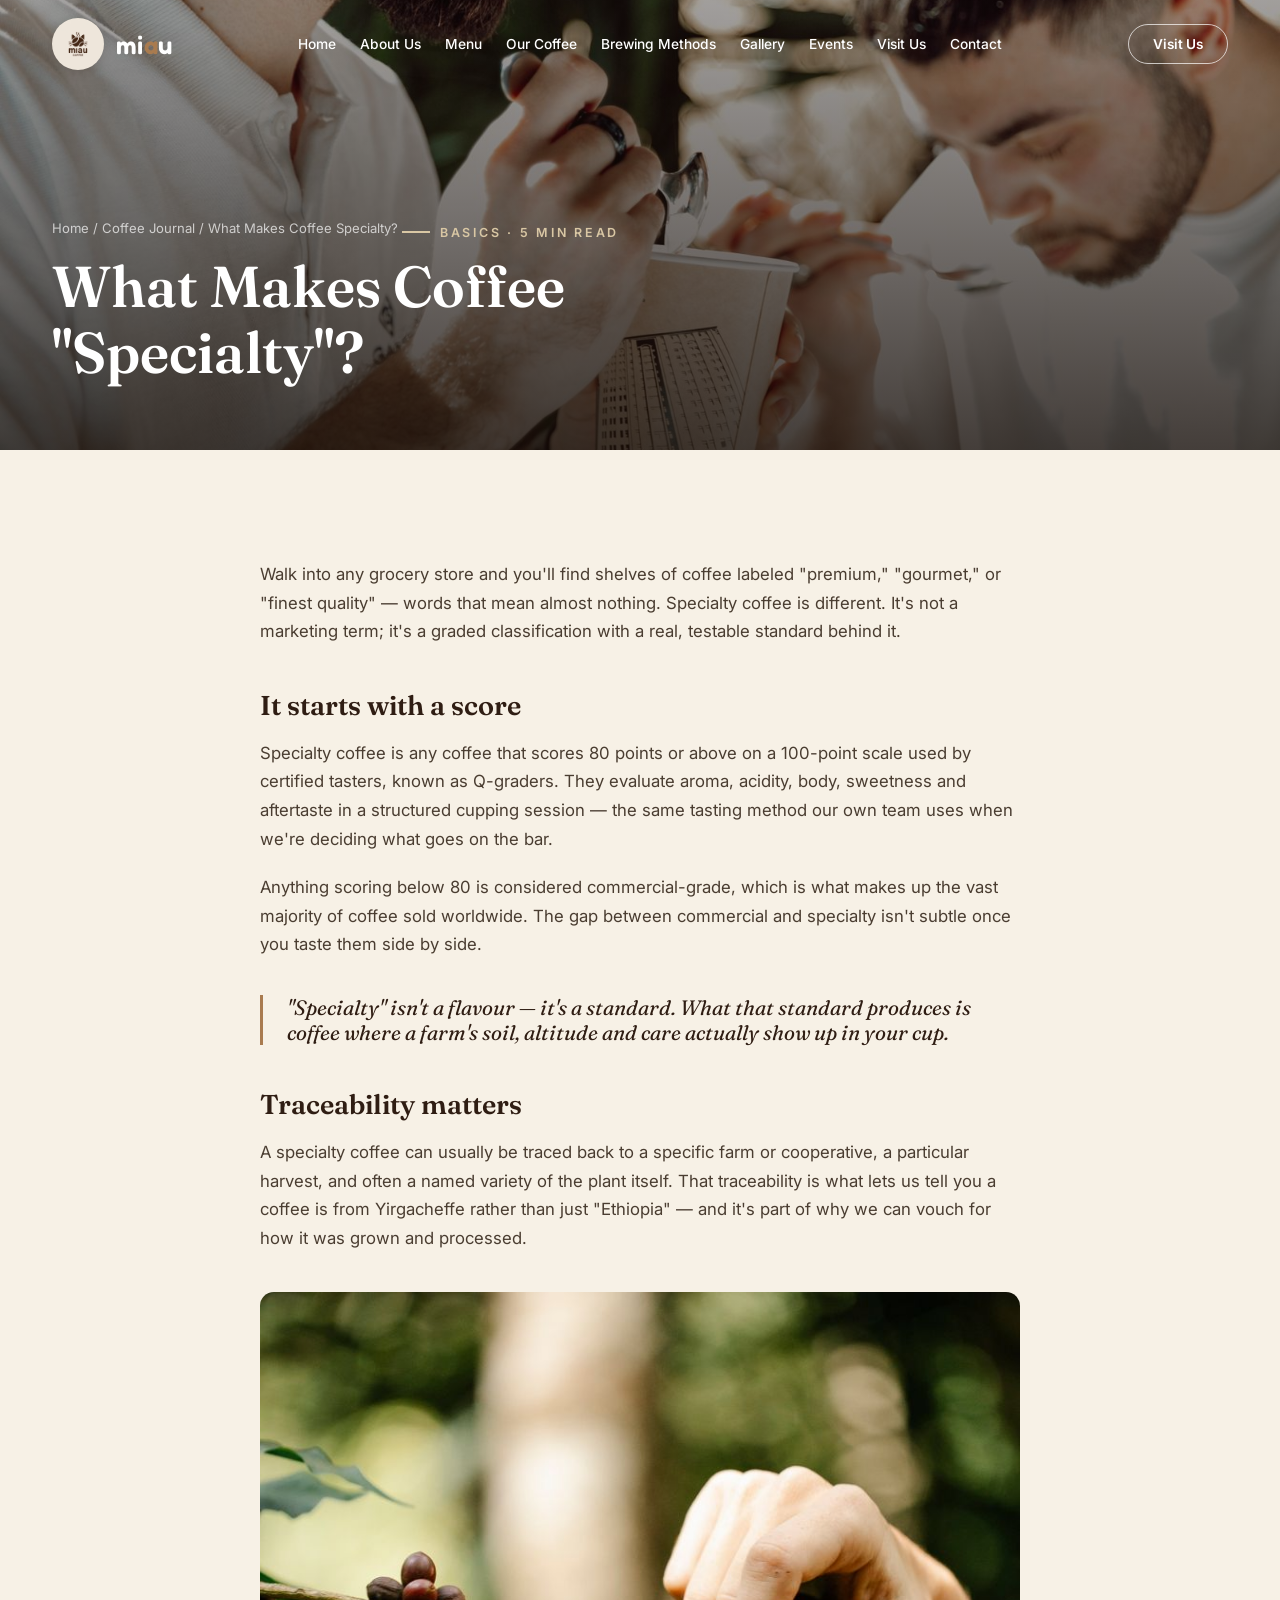
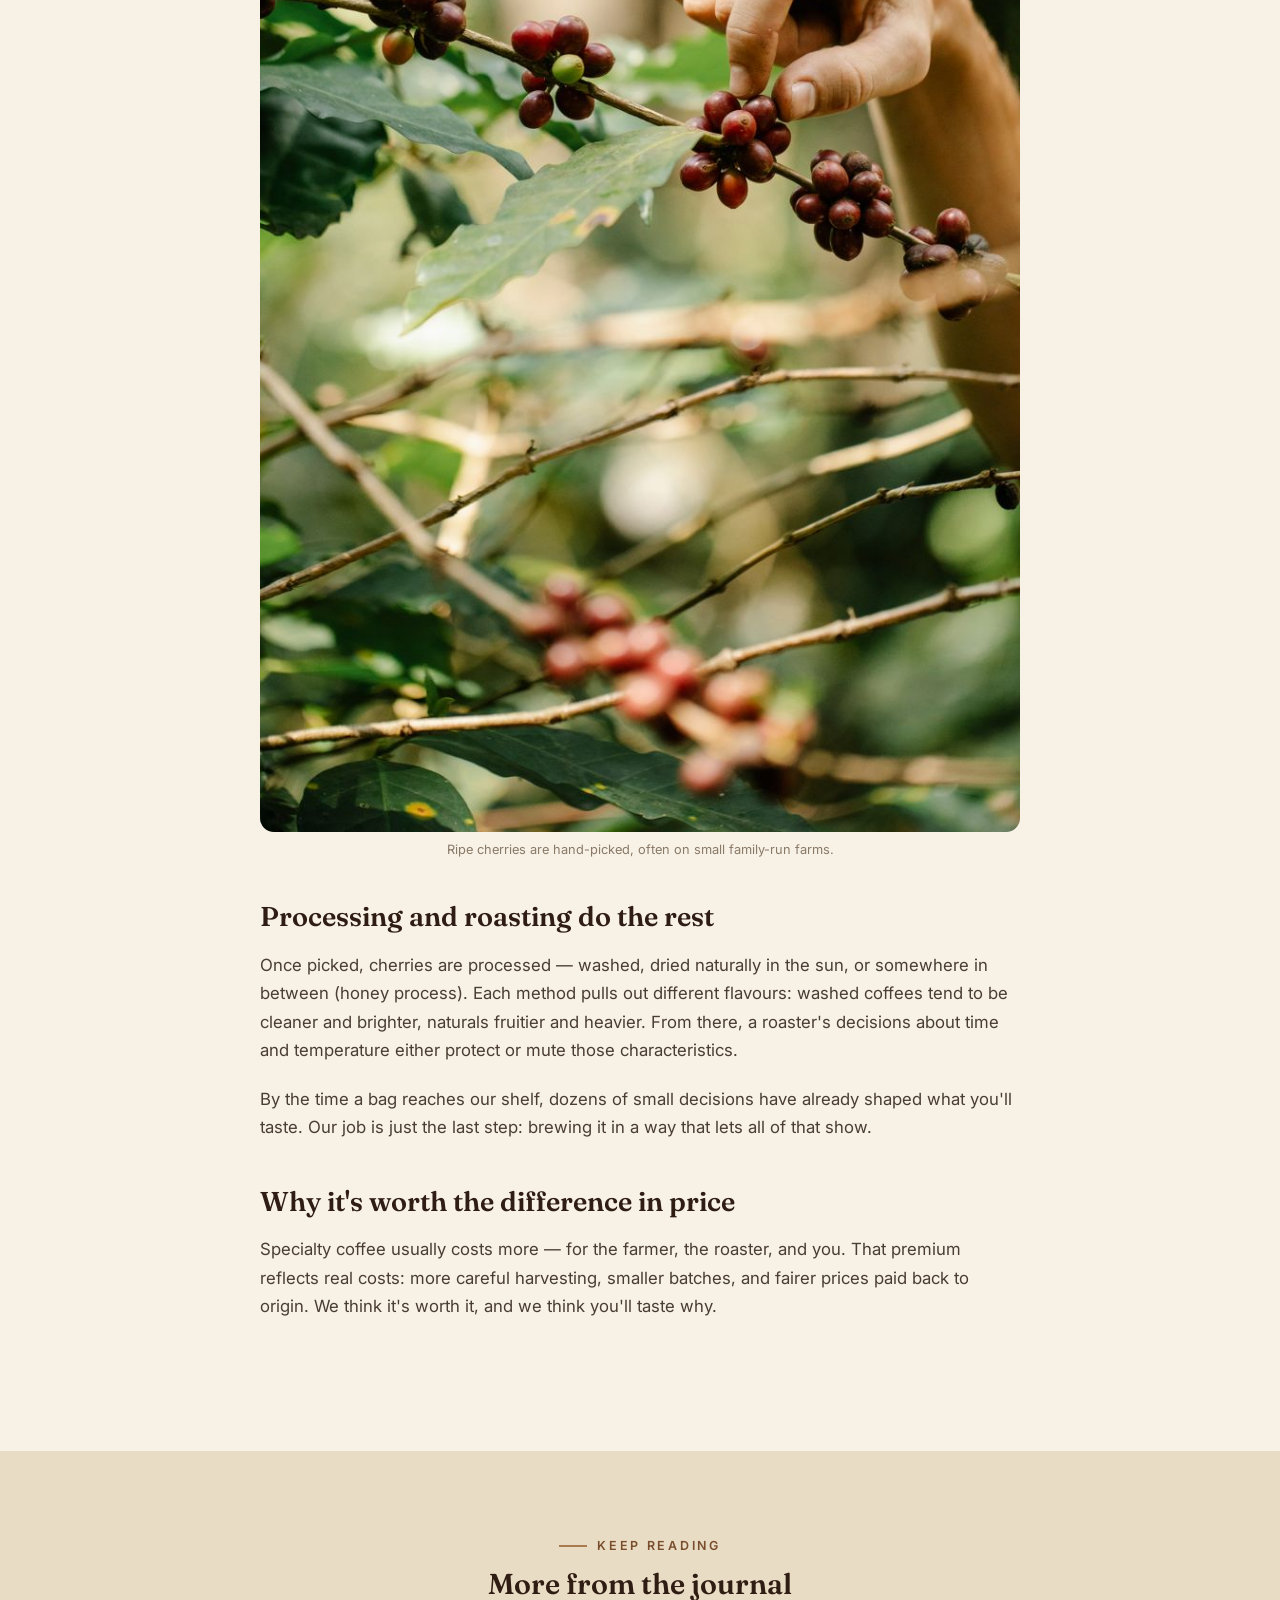
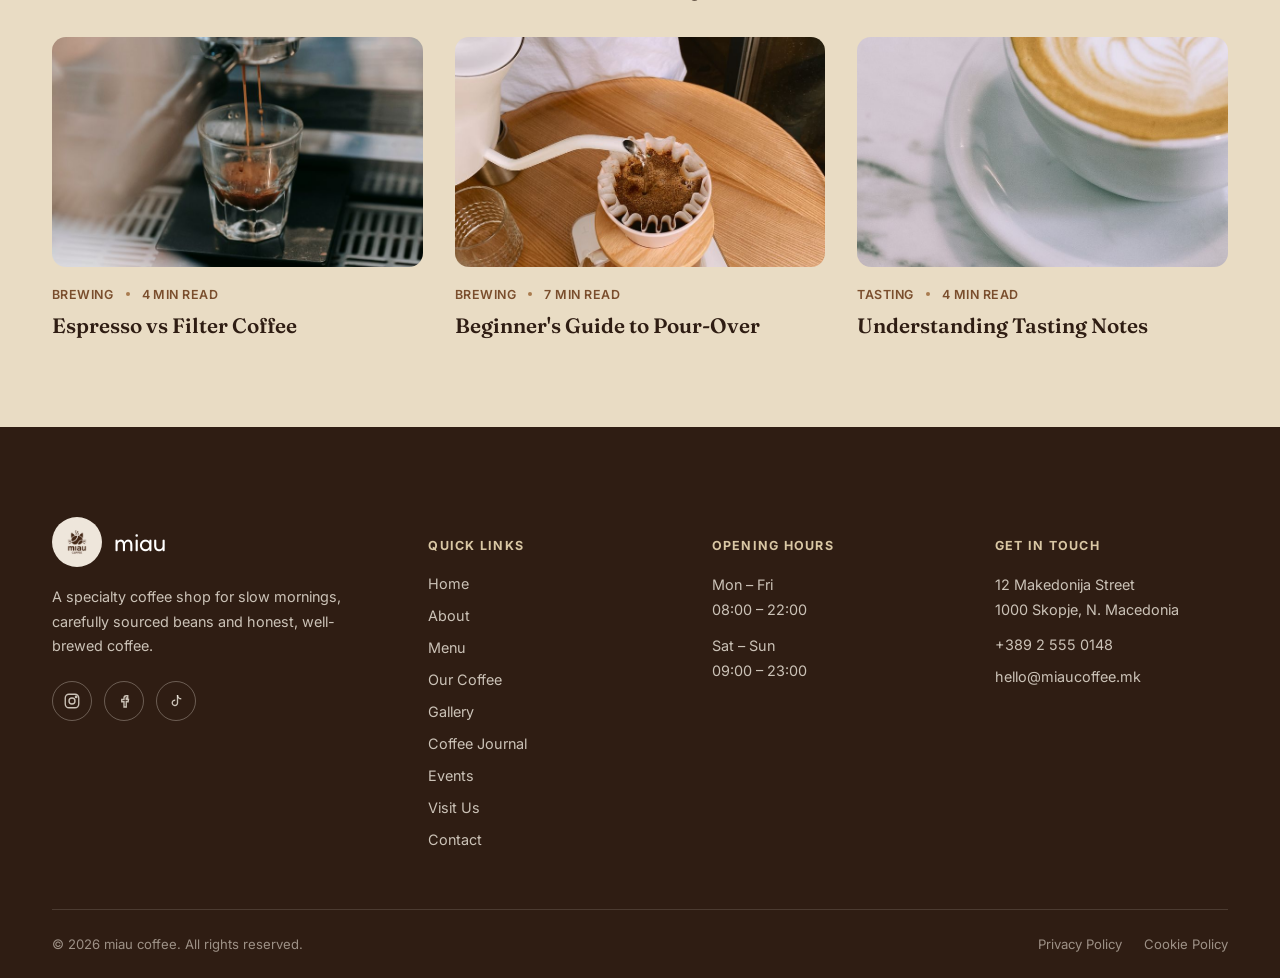
<file: journal-article.html>
<!DOCTYPE html>
<html lang="en">
<head>
<meta charset="UTF-8">
<meta name="viewport" content="width=device-width, initial-scale=1.0">
<title>What Makes Coffee "Specialty"? — miau coffee Journal</title>
<meta name="description" content="A quick primer on what specialty coffee actually means — scoring, traceability, origin and why it matters what's in your cup.">
<link rel="icon" type="image/png" sizes="32x32" href="images/logo/favicon-32.png">
<link rel="apple-touch-icon" href="images/logo/apple-touch-icon.png">
<link rel="stylesheet" href="css/style.css">
</head>
<body>
<a class="skip-link" href="#main">Skip to content</a>

<header class="site-header on-dark">
  <div class="container">
    <a href="index.html" class="brand"><img src="images/logo/miau-logo.png" alt="miau coffee logo"><span class="brand-word">mi<span>a</span>u</span></a>
    <nav class="nav-links" aria-label="Primary">
      <a href="index.html">Home</a><a href="about.html">About Us</a><a href="menu.html">Menu</a>
      <a href="our-coffee.html">Our Coffee</a><a href="brewing-methods.html">Brewing Methods</a><a href="gallery.html">Gallery</a>
      <a href="events.html">Events</a><a href="visit-us.html">Visit Us</a><a href="contact.html">Contact</a>
    </nav>
    <div class="nav-cta"><a href="visit-us.html" class="btn btn-outline btn-sm">Visit Us</a></div>
    <button class="hamburger" aria-label="Toggle menu" aria-expanded="false"><span></span><span></span><span></span></button>
  </div>
</header>
<div class="mobile-menu">
  <a href="index.html">Home</a><a href="about.html">About Us</a><a href="menu.html">Menu</a>
  <a href="our-coffee.html">Our Coffee</a><a href="brewing-methods.html">Brewing Methods</a><a href="gallery.html">Gallery</a>
  <a href="events.html">Events</a><a href="visit-us.html">Visit Us</a><a href="contact.html">Contact</a>
</div>

<main id="main">

<section class="page-hero" style="height:50vh; min-height:340px;">
  <img src="images/journal/article-hero.jpg" alt="Coffee cupping session with two people tasting coffee" loading="eager">
  <div class="hero-overlay"></div>
  <div class="page-hero-content">
    <span class="breadcrumb"><a href="index.html">Home</a> / <a href="journal.html">Coffee Journal</a> / What Makes Coffee Specialty?</span>
    <span class="eyebrow">Basics &middot; 5 min read</span>
    <h1>What Makes Coffee "Specialty"?</h1>
  </div>
</section>

<section class="section">
  <div class="container">
    <div class="article-body reveal">
      <p>Walk into any grocery store and you'll find shelves of coffee labeled "premium," "gourmet," or "finest quality" — words that mean almost nothing. Specialty coffee is different. It's not a marketing term; it's a graded classification with a real, testable standard behind it.</p>

      <h2>It starts with a score</h2>
      <p>Specialty coffee is any coffee that scores 80 points or above on a 100-point scale used by certified tasters, known as Q-graders. They evaluate aroma, acidity, body, sweetness and aftertaste in a structured cupping session — the same tasting method our own team uses when we're deciding what goes on the bar.</p>
      <p>Anything scoring below 80 is considered commercial-grade, which is what makes up the vast majority of coffee sold worldwide. The gap between commercial and specialty isn't subtle once you taste them side by side.</p>

      <blockquote>"Specialty" isn't a flavour — it's a standard. What that standard produces is coffee where a farm's soil, altitude and care actually show up in your cup.</blockquote>

      <h2>Traceability matters</h2>
      <p>A specialty coffee can usually be traced back to a specific farm or cooperative, a particular harvest, and often a named variety of the plant itself. That traceability is what lets us tell you a coffee is from Yirgacheffe rather than just "Ethiopia" — and it's part of why we can vouch for how it was grown and processed.</p>

      <figure>
        <img src="images/journal/j3-processing.jpg" alt="Hand picking ripe coffee cherries on the branch" loading="lazy">
        <figcaption>Ripe cherries are hand-picked, often on small family-run farms.</figcaption>
      </figure>

      <h2>Processing and roasting do the rest</h2>
      <p>Once picked, cherries are processed — washed, dried naturally in the sun, or somewhere in between (honey process). Each method pulls out different flavours: washed coffees tend to be cleaner and brighter, naturals fruitier and heavier. From there, a roaster's decisions about time and temperature either protect or mute those characteristics.</p>
      <p>By the time a bag reaches our shelf, dozens of small decisions have already shaped what you'll taste. Our job is just the last step: brewing it in a way that lets all of that show.</p>

      <h2>Why it's worth the difference in price</h2>
      <p>Specialty coffee usually costs more — for the farmer, the roaster, and you. That premium reflects real costs: more careful harvesting, smaller batches, and fairer prices paid back to origin. We think it's worth it, and we think you'll taste why.</p>
    </div>
  </div>
</section>

<section class="section-tight section-alt">
  <div class="container">
    <div class="section-head center reveal" style="margin-left:auto;margin-right:auto; margin-bottom:36px;">
      <span class="eyebrow">Keep reading</span>
      <h2 style="font-size:1.8rem;">More from the journal</h2>
    </div>
    <div class="grid-3">
      <a href="journal-article.html" class="journal-card reveal">
        <div class="journal-media"><img src="images/journal/j2-espresso-vs-filter.jpg" alt="Espresso shot extracting" loading="lazy"></div>
        <div class="journal-meta"><span>Brewing</span><span class="dot"></span><span>4 min read</span></div>
        <h3>Espresso vs Filter Coffee</h3>
      </a>
      <a href="journal-article.html" class="journal-card reveal reveal-delay-1">
        <div class="journal-media"><img src="images/journal/j5-pourover-guide.jpg" alt="V60 pour-over coffee brewing" loading="lazy"></div>
        <div class="journal-meta"><span>Brewing</span><span class="dot"></span><span>7 min read</span></div>
        <h3>Beginner's Guide to Pour-Over</h3>
      </a>
      <a href="journal-article.html" class="journal-card reveal reveal-delay-2">
        <div class="journal-media"><img src="images/journal/j6-tasting-notes.jpg" alt="Latte art on a marble counter" loading="lazy"></div>
        <div class="journal-meta"><span>Tasting</span><span class="dot"></span><span>4 min read</span></div>
        <h3>Understanding Tasting Notes</h3>
      </a>
    </div>
  </div>
</section>

</main>

<footer class="site-footer">
  <div class="container">
    <div class="footer-grid">
      <div class="footer-col">
        <div class="footer-brand"><img src="images/logo/miau-logo.png" alt="miau coffee logo"><span class="footer-brand-word">miau</span></div>
        <p class="footer-desc">A specialty coffee shop for slow mornings, carefully sourced beans and honest, well-brewed coffee.</p>
        <div class="social-row">
          <a href="https://instagram.com" target="_blank" rel="noopener" aria-label="Instagram"><svg width="18" height="18" viewBox="0 0 24 24" fill="none" stroke="currentColor" stroke-width="1.8"><rect x="3" y="3" width="18" height="18" rx="5"/><circle cx="12" cy="12" r="4"/><circle cx="17.5" cy="6.5" r="1"/></svg></a>
          <a href="https://facebook.com" target="_blank" rel="noopener" aria-label="Facebook"><svg width="18" height="18" viewBox="0 0 24 24" fill="none" stroke="currentColor" stroke-width="1.8"><path d="M15 8h2V5h-2a3 3 0 0 0-3 3v2H9v3h3v7h3v-7h2.5l.5-3H15V8z"/></svg></a>
          <a href="https://tiktok.com" target="_blank" rel="noopener" aria-label="TikTok"><svg width="18" height="18" viewBox="0 0 24 24" fill="none" stroke="currentColor" stroke-width="1.8"><path d="M14 4v10.5a3.5 3.5 0 1 1-3-3.46"/><path d="M14 4a5 5 0 0 0 5 5"/></svg></a>
        </div>
      </div>
      <div class="footer-col"><h5>Quick Links</h5><ul>
        <li><a href="index.html">Home</a></li><li><a href="about.html">About</a></li><li><a href="menu.html">Menu</a></li>
        <li><a href="our-coffee.html">Our Coffee</a></li><li><a href="gallery.html">Gallery</a></li><li><a href="journal.html">Coffee Journal</a></li><li><a href="events.html">Events</a></li>
        <li><a href="visit-us.html">Visit Us</a></li><li><a href="contact.html">Contact</a></li></ul>
      </div>
      <div class="footer-col"><h5>Opening Hours</h5><ul>
        <li><p>Mon – Fri<br>08:00 – 22:00</p></li><li><p>Sat – Sun<br>09:00 – 23:00</p></li></ul>
      </div>
      <div class="footer-col"><h5>Get in Touch</h5><ul>
        <li><p>12 Makedonija Street<br>1000 Skopje, N. Macedonia</p></li>
        <li><a href="tel:+38925550148">+389 2 555 0148</a></li>
        <li><a href="mailto:hello@miaucoffee.mk">hello@miaucoffee.mk</a></li></ul>
      </div>
    </div>
    <div class="footer-bottom">
      <span>&copy; <span data-year>2026</span> miau coffee. All rights reserved.</span>
      <div class="legal-links"><a href="privacy.html">Privacy Policy</a><a href="cookies.html">Cookie Policy</a></div>
    </div>
  </div>
</footer>

<script src="js/main.js"></script>
</body>
</html>
</file>
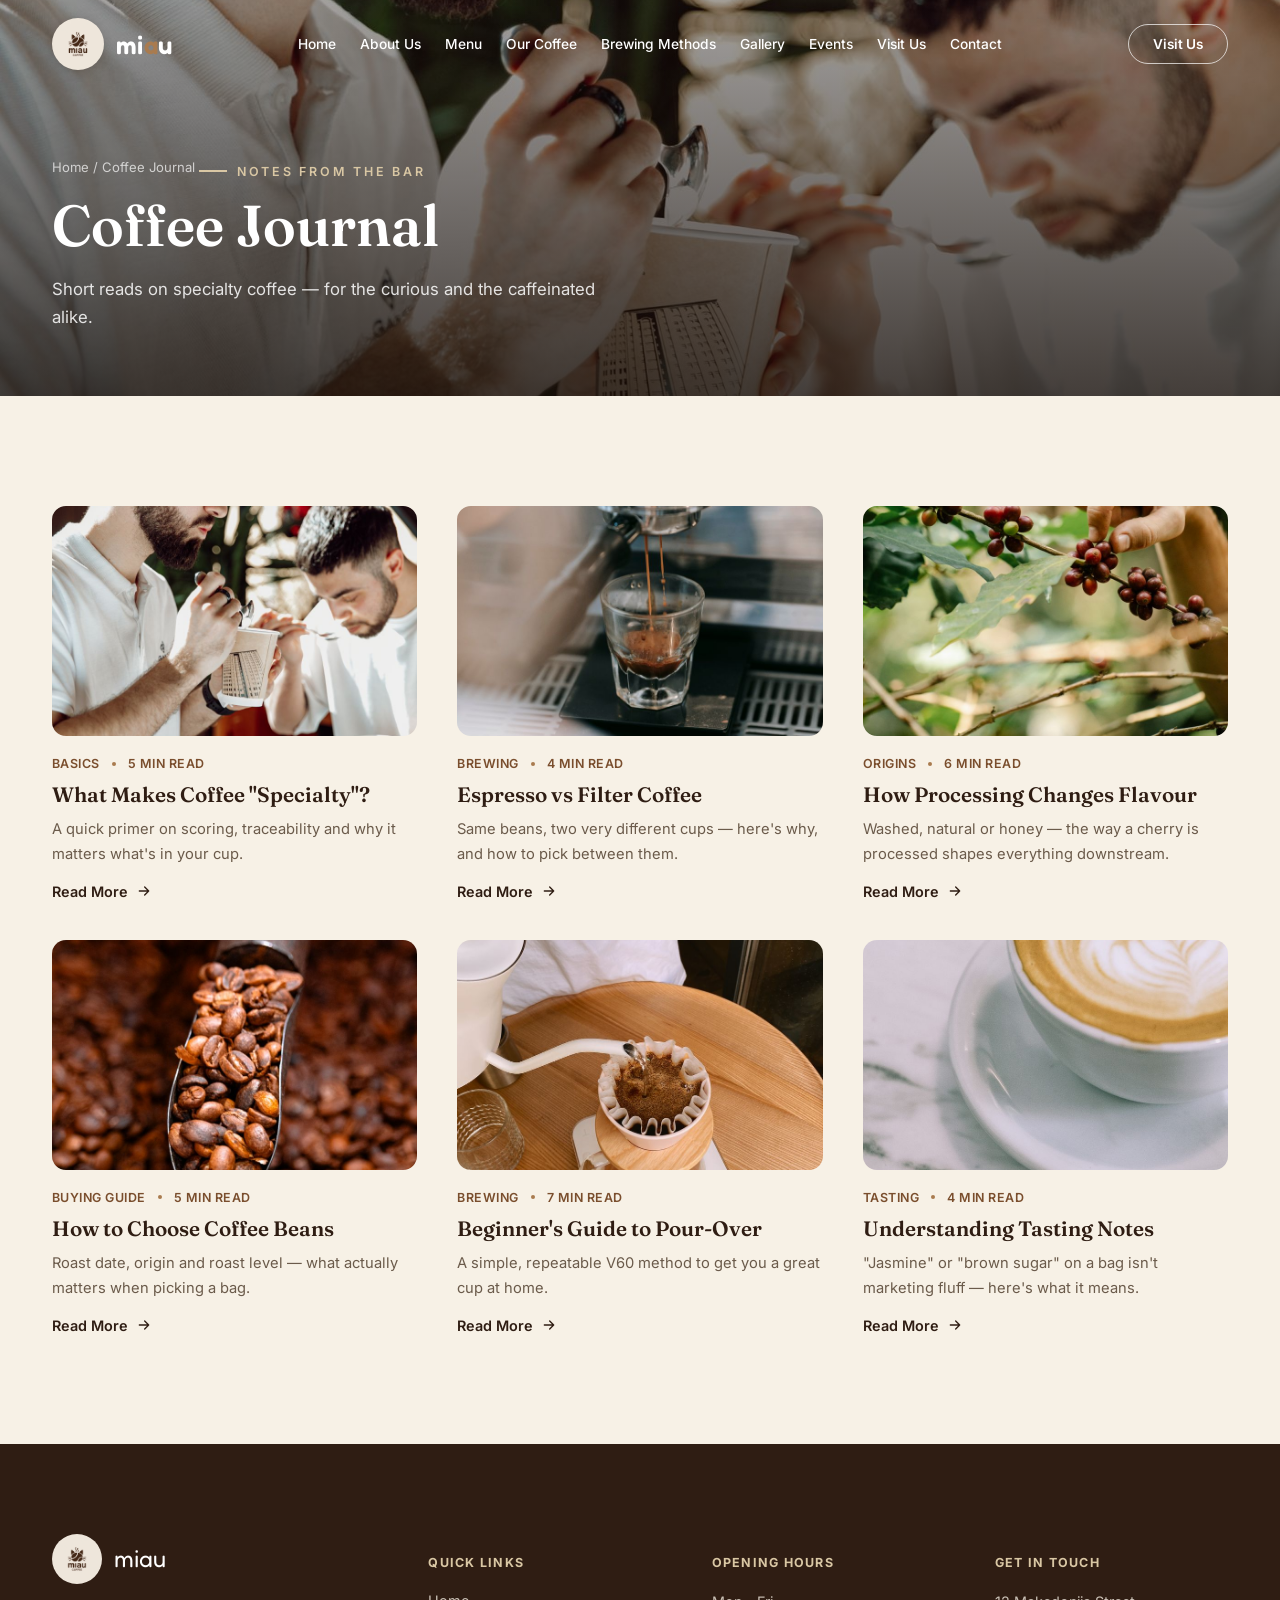
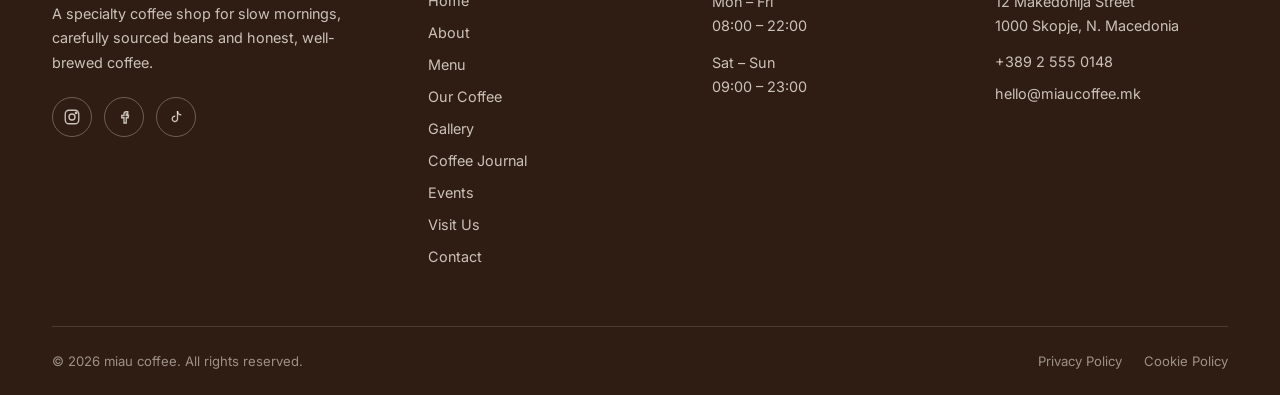
<file: journal.html>
<!DOCTYPE html>
<html lang="en">
<head>
<meta charset="UTF-8">
<meta name="viewport" content="width=device-width, initial-scale=1.0">
<title>Coffee Journal — miau coffee</title>
<meta name="description" content="Notes on specialty coffee from miau coffee — what makes coffee 'specialty', brewing guides, processing, tasting notes and more.">
<link rel="icon" type="image/png" sizes="32x32" href="images/logo/favicon-32.png">
<link rel="apple-touch-icon" href="images/logo/apple-touch-icon.png">
<link rel="stylesheet" href="css/style.css">
</head>
<body>
<a class="skip-link" href="#main">Skip to content</a>

<header class="site-header on-dark">
  <div class="container">
    <a href="index.html" class="brand"><img src="images/logo/miau-logo.png" alt="miau coffee logo"><span class="brand-word">mi<span>a</span>u</span></a>
    <nav class="nav-links" aria-label="Primary">
      <a href="index.html">Home</a><a href="about.html">About Us</a><a href="menu.html">Menu</a>
      <a href="our-coffee.html">Our Coffee</a><a href="brewing-methods.html">Brewing Methods</a><a href="gallery.html">Gallery</a>
      <a href="events.html">Events</a><a href="visit-us.html">Visit Us</a><a href="contact.html">Contact</a>
    </nav>
    <div class="nav-cta"><a href="visit-us.html" class="btn btn-outline btn-sm">Visit Us</a></div>
    <button class="hamburger" aria-label="Toggle menu" aria-expanded="false"><span></span><span></span><span></span></button>
  </div>
</header>
<div class="mobile-menu">
  <a href="index.html">Home</a><a href="about.html">About Us</a><a href="menu.html">Menu</a>
  <a href="our-coffee.html">Our Coffee</a><a href="brewing-methods.html">Brewing Methods</a><a href="gallery.html">Gallery</a>
  <a href="events.html">Events</a><a href="visit-us.html">Visit Us</a><a href="contact.html">Contact</a>
</div>

<main id="main">

<section class="page-hero" style="height:44vh; min-height:300px;">
  <img src="images/journal/article-hero.jpg" alt="Coffee cupping session" loading="eager">
  <div class="hero-overlay"></div>
  <div class="page-hero-content">
    <span class="breadcrumb"><a href="index.html">Home</a> / Coffee Journal</span>
    <span class="eyebrow">Notes from the bar</span>
    <h1>Coffee Journal</h1>
    <p>Short reads on specialty coffee — for the curious and the caffeinated alike.</p>
  </div>
</section>

<section class="section">
  <div class="container">
    <div class="journal-grid">

      <a href="journal-article.html" class="journal-card reveal">
        <div class="journal-media"><img src="images/journal/j1-specialty.jpg" alt="Coffee cupping session" loading="lazy"></div>
        <div class="journal-meta"><span>Basics</span><span class="dot"></span><span>5 min read</span></div>
        <h3>What Makes Coffee "Specialty"?</h3>
        <p class="excerpt">A quick primer on scoring, traceability and why it matters what's in your cup.</p>
        <span class="link-arrow">Read More <svg width="16" height="16" viewBox="0 0 24 24" fill="none" stroke="currentColor" stroke-width="2" stroke-linecap="round" stroke-linejoin="round"><path d="M5 12h14M13 6l6 6-6 6"/></svg></span>
      </a>

      <a href="journal-article.html" class="journal-card reveal reveal-delay-1">
        <div class="journal-media"><img src="images/journal/j2-espresso-vs-filter.jpg" alt="Espresso shot extracting" loading="lazy"></div>
        <div class="journal-meta"><span>Brewing</span><span class="dot"></span><span>4 min read</span></div>
        <h3>Espresso vs Filter Coffee</h3>
        <p class="excerpt">Same beans, two very different cups — here's why, and how to pick between them.</p>
        <span class="link-arrow">Read More <svg width="16" height="16" viewBox="0 0 24 24" fill="none" stroke="currentColor" stroke-width="2" stroke-linecap="round" stroke-linejoin="round"><path d="M5 12h14M13 6l6 6-6 6"/></svg></span>
      </a>

      <a href="journal-article.html" class="journal-card reveal reveal-delay-2">
        <div class="journal-media"><img src="images/journal/j3-processing.jpg" alt="Coffee cherries being picked at the farm" loading="lazy"></div>
        <div class="journal-meta"><span>Origins</span><span class="dot"></span><span>6 min read</span></div>
        <h3>How Processing Changes Flavour</h3>
        <p class="excerpt">Washed, natural or honey — the way a cherry is processed shapes everything downstream.</p>
        <span class="link-arrow">Read More <svg width="16" height="16" viewBox="0 0 24 24" fill="none" stroke="currentColor" stroke-width="2" stroke-linecap="round" stroke-linejoin="round"><path d="M5 12h14M13 6l6 6-6 6"/></svg></span>
      </a>

      <a href="journal-article.html" class="journal-card reveal">
        <div class="journal-media"><img src="images/journal/j4-choosing-beans.jpg" alt="Scoop of roasted coffee beans" loading="lazy"></div>
        <div class="journal-meta"><span>Buying Guide</span><span class="dot"></span><span>5 min read</span></div>
        <h3>How to Choose Coffee Beans</h3>
        <p class="excerpt">Roast date, origin and roast level — what actually matters when picking a bag.</p>
        <span class="link-arrow">Read More <svg width="16" height="16" viewBox="0 0 24 24" fill="none" stroke="currentColor" stroke-width="2" stroke-linecap="round" stroke-linejoin="round"><path d="M5 12h14M13 6l6 6-6 6"/></svg></span>
      </a>

      <a href="journal-article.html" class="journal-card reveal reveal-delay-1">
        <div class="journal-media"><img src="images/journal/j5-pourover-guide.jpg" alt="V60 pour-over coffee brewing" loading="lazy"></div>
        <div class="journal-meta"><span>Brewing</span><span class="dot"></span><span>7 min read</span></div>
        <h3>Beginner's Guide to Pour-Over</h3>
        <p class="excerpt">A simple, repeatable V60 method to get you a great cup at home.</p>
        <span class="link-arrow">Read More <svg width="16" height="16" viewBox="0 0 24 24" fill="none" stroke="currentColor" stroke-width="2" stroke-linecap="round" stroke-linejoin="round"><path d="M5 12h14M13 6l6 6-6 6"/></svg></span>
      </a>

      <a href="journal-article.html" class="journal-card reveal reveal-delay-2">
        <div class="journal-media"><img src="images/journal/j6-tasting-notes.jpg" alt="Latte art on a marble counter" loading="lazy"></div>
        <div class="journal-meta"><span>Tasting</span><span class="dot"></span><span>4 min read</span></div>
        <h3>Understanding Tasting Notes</h3>
        <p class="excerpt">"Jasmine" or "brown sugar" on a bag isn't marketing fluff — here's what it means.</p>
        <span class="link-arrow">Read More <svg width="16" height="16" viewBox="0 0 24 24" fill="none" stroke="currentColor" stroke-width="2" stroke-linecap="round" stroke-linejoin="round"><path d="M5 12h14M13 6l6 6-6 6"/></svg></span>
      </a>

    </div>
  </div>
</section>

</main>

<footer class="site-footer">
  <div class="container">
    <div class="footer-grid">
      <div class="footer-col">
        <div class="footer-brand"><img src="images/logo/miau-logo.png" alt="miau coffee logo"><span class="footer-brand-word">miau</span></div>
        <p class="footer-desc">A specialty coffee shop for slow mornings, carefully sourced beans and honest, well-brewed coffee.</p>
        <div class="social-row">
          <a href="https://instagram.com" target="_blank" rel="noopener" aria-label="Instagram"><svg width="18" height="18" viewBox="0 0 24 24" fill="none" stroke="currentColor" stroke-width="1.8"><rect x="3" y="3" width="18" height="18" rx="5"/><circle cx="12" cy="12" r="4"/><circle cx="17.5" cy="6.5" r="1"/></svg></a>
          <a href="https://facebook.com" target="_blank" rel="noopener" aria-label="Facebook"><svg width="18" height="18" viewBox="0 0 24 24" fill="none" stroke="currentColor" stroke-width="1.8"><path d="M15 8h2V5h-2a3 3 0 0 0-3 3v2H9v3h3v7h3v-7h2.5l.5-3H15V8z"/></svg></a>
          <a href="https://tiktok.com" target="_blank" rel="noopener" aria-label="TikTok"><svg width="18" height="18" viewBox="0 0 24 24" fill="none" stroke="currentColor" stroke-width="1.8"><path d="M14 4v10.5a3.5 3.5 0 1 1-3-3.46"/><path d="M14 4a5 5 0 0 0 5 5"/></svg></a>
        </div>
      </div>
      <div class="footer-col"><h5>Quick Links</h5><ul>
        <li><a href="index.html">Home</a></li><li><a href="about.html">About</a></li><li><a href="menu.html">Menu</a></li>
        <li><a href="our-coffee.html">Our Coffee</a></li><li><a href="gallery.html">Gallery</a></li><li><a href="journal.html">Coffee Journal</a></li><li><a href="events.html">Events</a></li>
        <li><a href="visit-us.html">Visit Us</a></li><li><a href="contact.html">Contact</a></li></ul>
      </div>
      <div class="footer-col"><h5>Opening Hours</h5><ul>
        <li><p>Mon – Fri<br>08:00 – 22:00</p></li><li><p>Sat – Sun<br>09:00 – 23:00</p></li></ul>
      </div>
      <div class="footer-col"><h5>Get in Touch</h5><ul>
        <li><p>12 Makedonija Street<br>1000 Skopje, N. Macedonia</p></li>
        <li><a href="tel:+38925550148">+389 2 555 0148</a></li>
        <li><a href="mailto:hello@miaucoffee.mk">hello@miaucoffee.mk</a></li></ul>
      </div>
    </div>
    <div class="footer-bottom">
      <span>&copy; <span data-year>2026</span> miau coffee. All rights reserved.</span>
      <div class="legal-links"><a href="privacy.html">Privacy Policy</a><a href="cookies.html">Cookie Policy</a></div>
    </div>
  </div>
</footer>

<script src="js/main.js"></script>
</body>
</html>
</file>
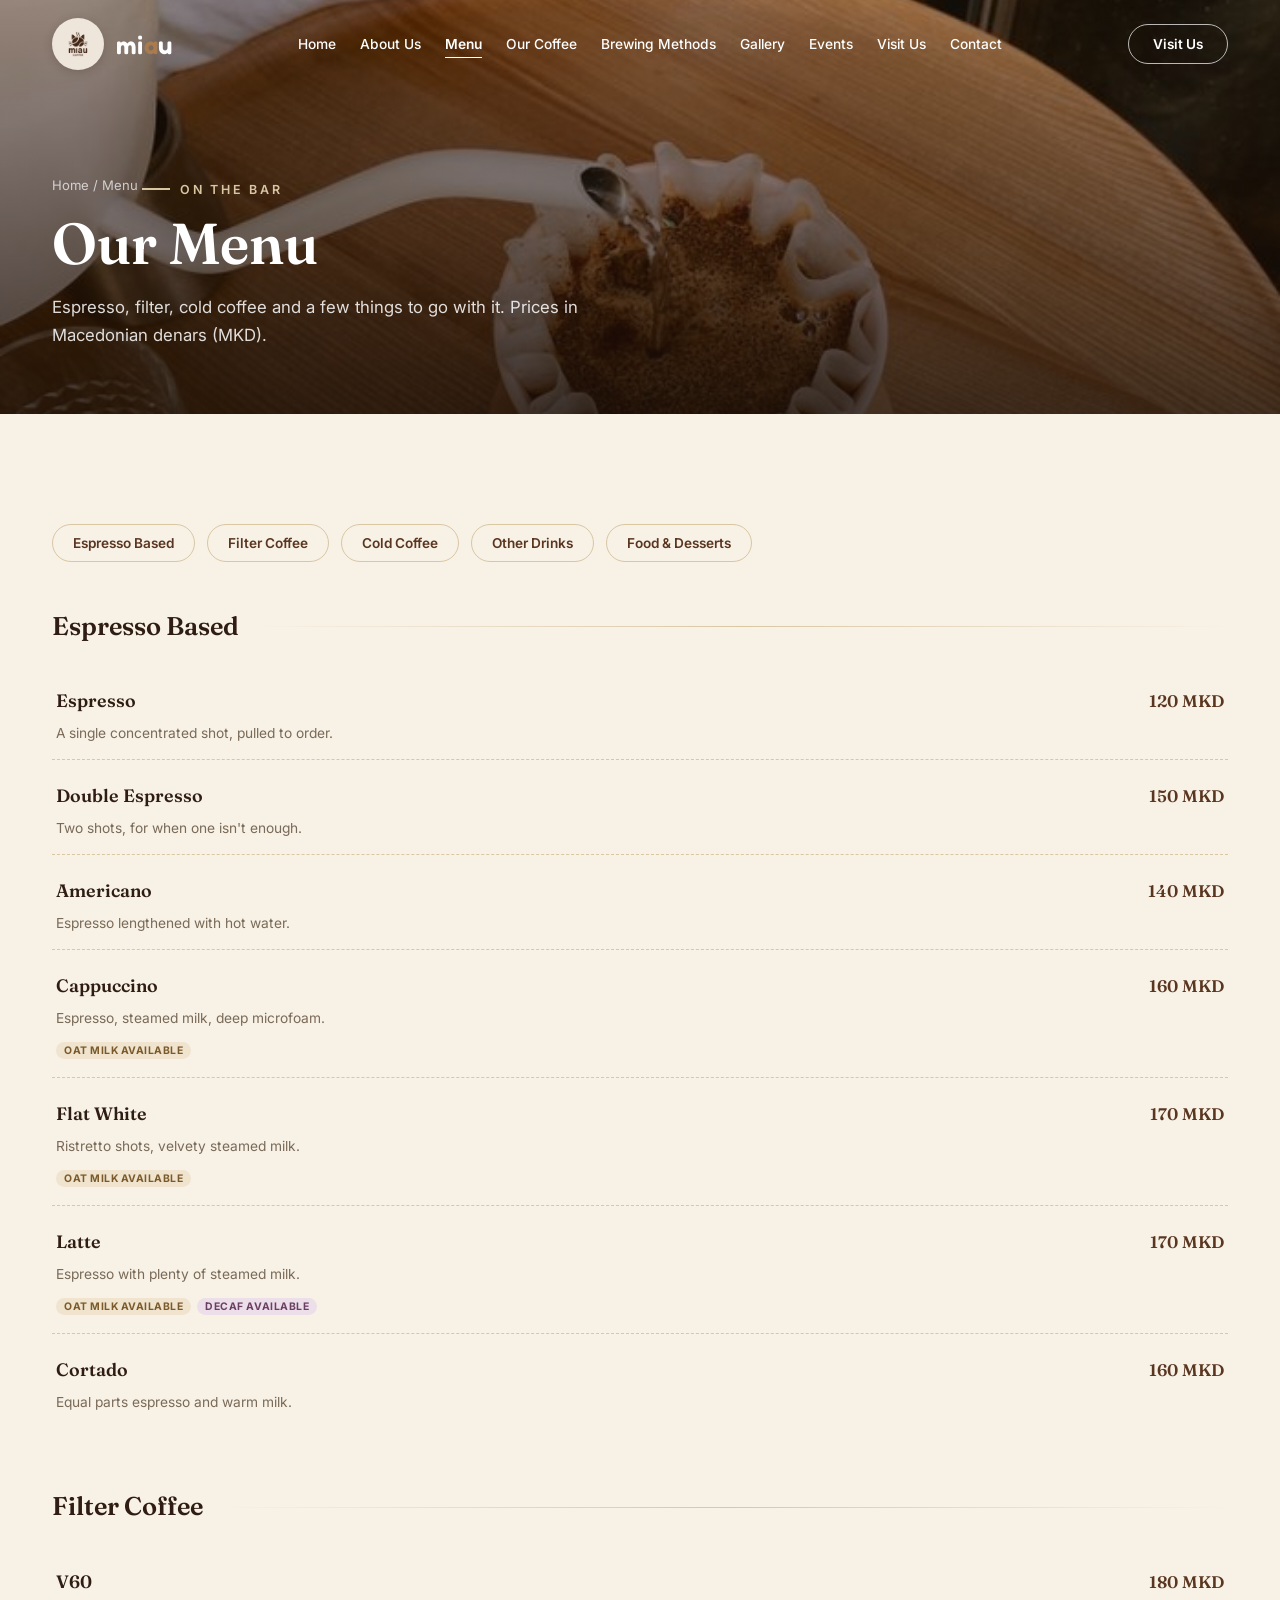
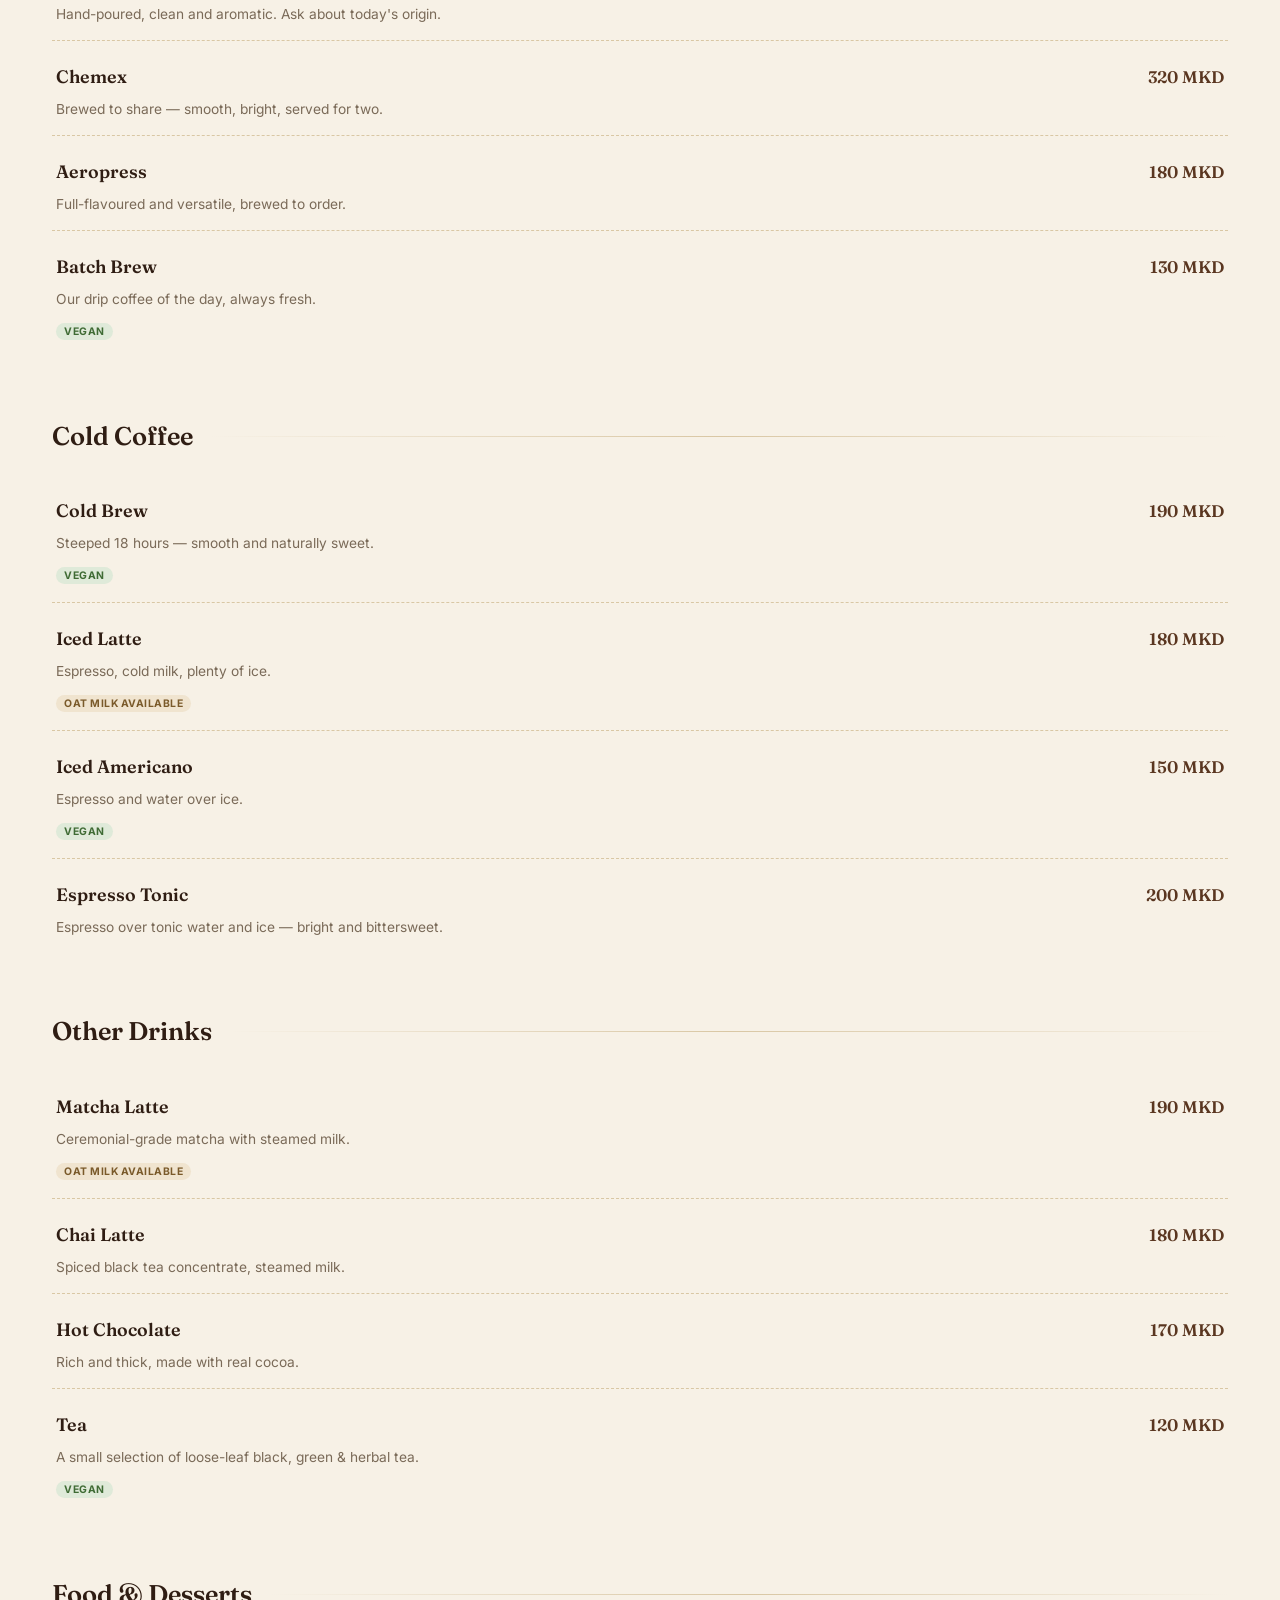
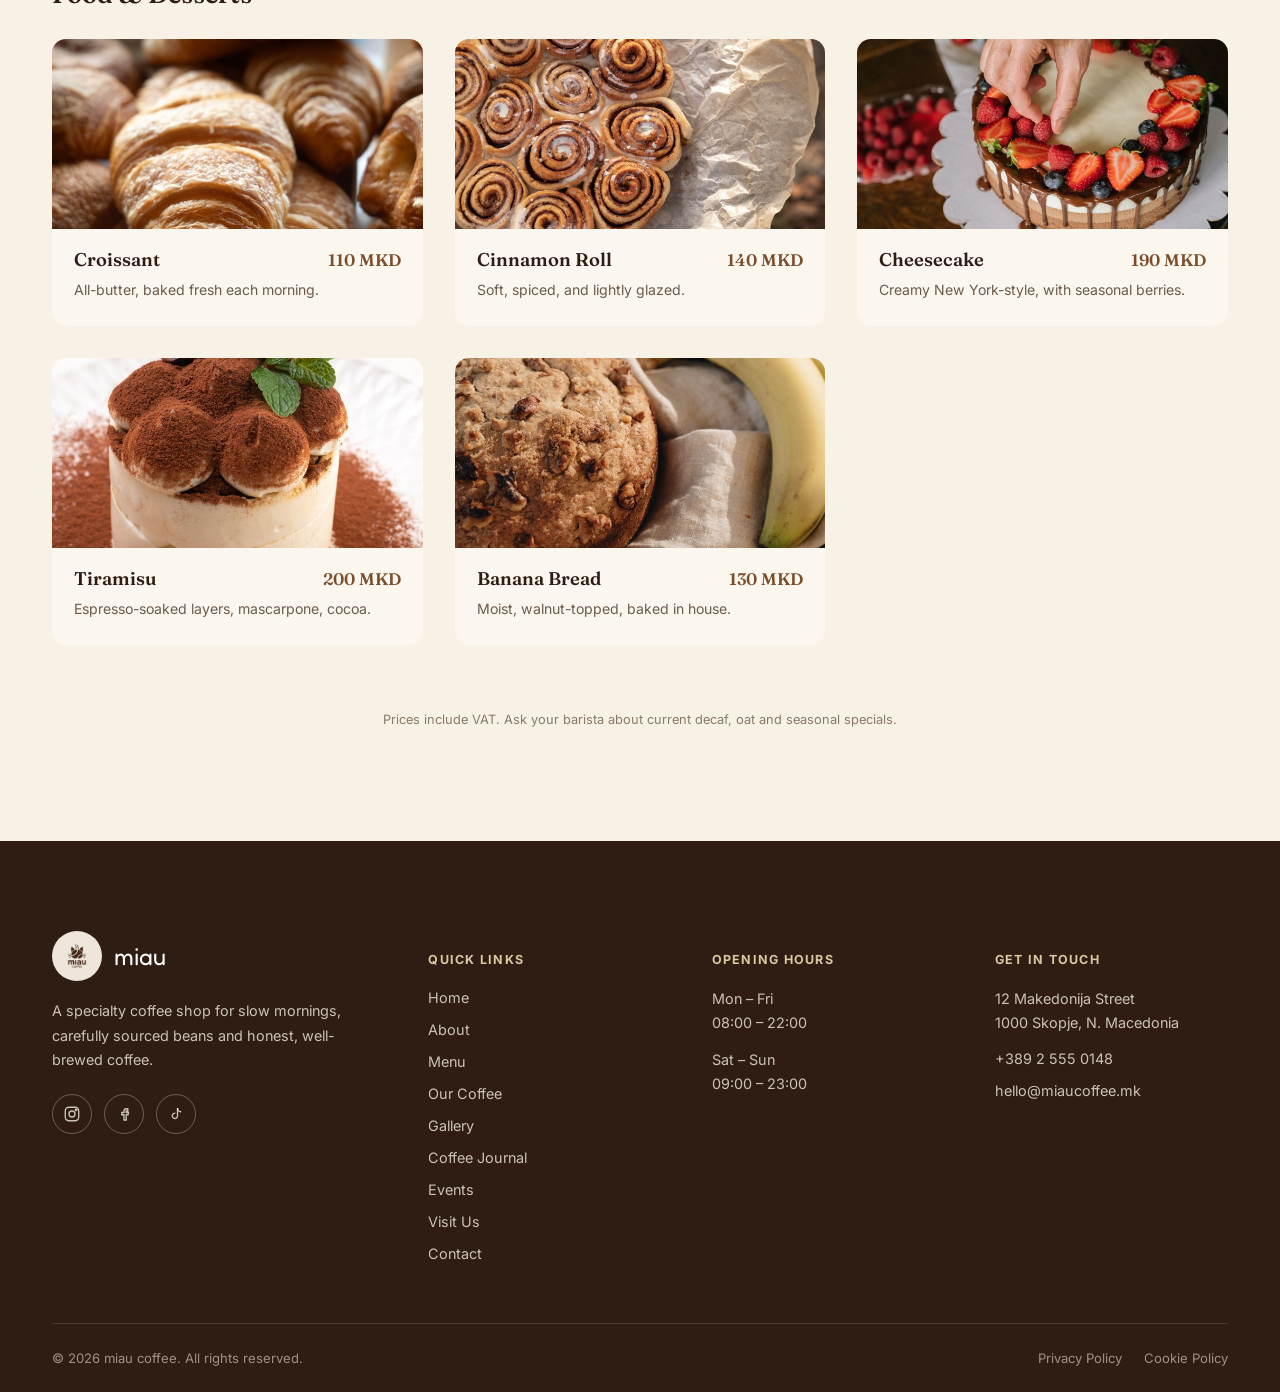
<file: menu.html>
<!DOCTYPE html>
<html lang="en">
<head>
<meta charset="UTF-8">
<meta name="viewport" content="width=device-width, initial-scale=1.0">
<title>Menu — miau coffee</title>
<meta name="description" content="Explore the full miau coffee menu: espresso-based drinks, filter coffee, cold coffee, teas and lattes, plus pastries and desserts.">
<link rel="icon" type="image/png" sizes="32x32" href="images/logo/favicon-32.png">
<link rel="apple-touch-icon" href="images/logo/apple-touch-icon.png">
<link rel="stylesheet" href="css/style.css">
</head>
<body>
<a class="skip-link" href="#main">Skip to content</a>

<header class="site-header on-dark">
  <div class="container">
    <a href="index.html" class="brand"><img src="images/logo/miau-logo.png" alt="miau coffee logo"><span class="brand-word">mi<span>a</span>u</span></a>
    <nav class="nav-links" aria-label="Primary">
      <a href="index.html">Home</a><a href="about.html">About Us</a><a href="menu.html" class="active">Menu</a>
      <a href="our-coffee.html">Our Coffee</a><a href="brewing-methods.html">Brewing Methods</a><a href="gallery.html">Gallery</a>
      <a href="events.html">Events</a><a href="visit-us.html">Visit Us</a><a href="contact.html">Contact</a>
    </nav>
    <div class="nav-cta"><a href="visit-us.html" class="btn btn-outline btn-sm">Visit Us</a></div>
    <button class="hamburger" aria-label="Toggle menu" aria-expanded="false"><span></span><span></span><span></span></button>
  </div>
</header>
<div class="mobile-menu">
  <a href="index.html">Home</a><a href="about.html">About Us</a><a href="menu.html">Menu</a>
  <a href="our-coffee.html">Our Coffee</a><a href="brewing-methods.html">Brewing Methods</a><a href="gallery.html">Gallery</a>
  <a href="events.html">Events</a><a href="visit-us.html">Visit Us</a><a href="contact.html">Contact</a>
</div>

<main id="main">

<section class="page-hero" style="height:46vh; min-height:320px;">
  <img src="images/menu/v60.jpg" alt="V60 pour-over coffee being prepared" loading="eager">
  <div class="hero-overlay"></div>
  <div class="page-hero-content">
    <span class="breadcrumb"><a href="index.html">Home</a> / Menu</span>
    <span class="eyebrow">On the bar</span>
    <h1>Our Menu</h1>
    <p>Espresso, filter, cold coffee and a few things to go with it. Prices in Macedonian denars (MKD).</p>
  </div>
</section>

<section class="section">
  <div class="container">

    <div class="cat-badge-row reveal">
      <a href="#espresso-based" class="cat-badge">Espresso Based</a>
      <a href="#filter-coffee" class="cat-badge">Filter Coffee</a>
      <a href="#cold-coffee" class="cat-badge">Cold Coffee</a>
      <a href="#other-drinks" class="cat-badge">Other Drinks</a>
      <a href="#food" class="cat-badge">Food &amp; Desserts</a>
    </div>

    <!-- ESPRESSO BASED -->
    <div class="menu-category reveal" id="espresso-based">
      <div class="menu-category-head"><h3>Espresso Based</h3><hr class="divider" style="flex:1;"></div>
      <div class="menu-list">
        <div class="menu-row">
          <div class="menu-row-name"><span class="name">Espresso</span><span class="desc">A single concentrated shot, pulled to order.</span></div>
          <span class="menu-row-price">120 MKD</span>
        </div>
        <div class="menu-row">
          <div class="menu-row-name"><span class="name">Double Espresso</span><span class="desc">Two shots, for when one isn't enough.</span></div>
          <span class="menu-row-price">150 MKD</span>
        </div>
        <div class="menu-row">
          <div class="menu-row-name"><span class="name">Americano</span><span class="desc">Espresso lengthened with hot water.</span></div>
          <span class="menu-row-price">140 MKD</span>
        </div>
        <div class="menu-row">
          <div class="menu-row-name"><span class="name">Cappuccino</span><span class="desc">Espresso, steamed milk, deep microfoam.</span><div class="menu-tags"><span class="tag tag-oat">Oat Milk Available</span></div></div>
          <span class="menu-row-price">160 MKD</span>
        </div>
        <div class="menu-row">
          <div class="menu-row-name"><span class="name">Flat White</span><span class="desc">Ristretto shots, velvety steamed milk.</span><div class="menu-tags"><span class="tag tag-oat">Oat Milk Available</span></div></div>
          <span class="menu-row-price">170 MKD</span>
        </div>
        <div class="menu-row">
          <div class="menu-row-name"><span class="name">Latte</span><span class="desc">Espresso with plenty of steamed milk.</span><div class="menu-tags"><span class="tag tag-oat">Oat Milk Available</span><span class="tag tag-decaf">Decaf Available</span></div></div>
          <span class="menu-row-price">170 MKD</span>
        </div>
        <div class="menu-row">
          <div class="menu-row-name"><span class="name">Cortado</span><span class="desc">Equal parts espresso and warm milk.</span></div>
          <span class="menu-row-price">160 MKD</span>
        </div>
      </div>
    </div>

    <!-- FILTER COFFEE -->
    <div class="menu-category reveal" id="filter-coffee">
      <div class="menu-category-head"><h3>Filter Coffee</h3><hr class="divider" style="flex:1;"></div>
      <div class="menu-list">
        <div class="menu-row">
          <div class="menu-row-name"><span class="name">V60</span><span class="desc">Hand-poured, clean and aromatic. Ask about today's origin.</span></div>
          <span class="menu-row-price">180 MKD</span>
        </div>
        <div class="menu-row">
          <div class="menu-row-name"><span class="name">Chemex</span><span class="desc">Brewed to share — smooth, bright, served for two.</span></div>
          <span class="menu-row-price">320 MKD</span>
        </div>
        <div class="menu-row">
          <div class="menu-row-name"><span class="name">Aeropress</span><span class="desc">Full-flavoured and versatile, brewed to order.</span></div>
          <span class="menu-row-price">180 MKD</span>
        </div>
        <div class="menu-row">
          <div class="menu-row-name"><span class="name">Batch Brew</span><span class="desc">Our drip coffee of the day, always fresh.</span><div class="menu-tags"><span class="tag tag-vegan">Vegan</span></div></div>
          <span class="menu-row-price">130 MKD</span>
        </div>
      </div>
    </div>

    <!-- COLD COFFEE -->
    <div class="menu-category reveal" id="cold-coffee">
      <div class="menu-category-head"><h3>Cold Coffee</h3><hr class="divider" style="flex:1;"></div>
      <div class="menu-list">
        <div class="menu-row">
          <div class="menu-row-name"><span class="name">Cold Brew</span><span class="desc">Steeped 18 hours — smooth and naturally sweet.</span><div class="menu-tags"><span class="tag tag-vegan">Vegan</span></div></div>
          <span class="menu-row-price">190 MKD</span>
        </div>
        <div class="menu-row">
          <div class="menu-row-name"><span class="name">Iced Latte</span><span class="desc">Espresso, cold milk, plenty of ice.</span><div class="menu-tags"><span class="tag tag-oat">Oat Milk Available</span></div></div>
          <span class="menu-row-price">180 MKD</span>
        </div>
        <div class="menu-row">
          <div class="menu-row-name"><span class="name">Iced Americano</span><span class="desc">Espresso and water over ice.</span><div class="menu-tags"><span class="tag tag-vegan">Vegan</span></div></div>
          <span class="menu-row-price">150 MKD</span>
        </div>
        <div class="menu-row">
          <div class="menu-row-name"><span class="name">Espresso Tonic</span><span class="desc">Espresso over tonic water and ice — bright and bittersweet.</span></div>
          <span class="menu-row-price">200 MKD</span>
        </div>
      </div>
    </div>

    <!-- OTHER DRINKS -->
    <div class="menu-category reveal" id="other-drinks">
      <div class="menu-category-head"><h3>Other Drinks</h3><hr class="divider" style="flex:1;"></div>
      <div class="menu-list">
        <div class="menu-row">
          <div class="menu-row-name"><span class="name">Matcha Latte</span><span class="desc">Ceremonial-grade matcha with steamed milk.</span><div class="menu-tags"><span class="tag tag-oat">Oat Milk Available</span></div></div>
          <span class="menu-row-price">190 MKD</span>
        </div>
        <div class="menu-row">
          <div class="menu-row-name"><span class="name">Chai Latte</span><span class="desc">Spiced black tea concentrate, steamed milk.</span></div>
          <span class="menu-row-price">180 MKD</span>
        </div>
        <div class="menu-row">
          <div class="menu-row-name"><span class="name">Hot Chocolate</span><span class="desc">Rich and thick, made with real cocoa.</span></div>
          <span class="menu-row-price">170 MKD</span>
        </div>
        <div class="menu-row">
          <div class="menu-row-name"><span class="name">Tea</span><span class="desc">A small selection of loose-leaf black, green &amp; herbal tea.</span><div class="menu-tags"><span class="tag tag-vegan">Vegan</span></div></div>
          <span class="menu-row-price">120 MKD</span>
        </div>
      </div>
    </div>

    <!-- FOOD & DESSERTS -->
    <div class="menu-category reveal" id="food">
      <div class="menu-category-head"><h3>Food &amp; Desserts</h3><hr class="divider" style="flex:1;"></div>
      <div class="grid-3">
        <div class="menu-item-card">
          <div class="menu-item-media"><img src="images/menu/croissant.jpg" alt="Freshly baked butter croissants" loading="lazy"></div>
          <div class="menu-item-info">
            <div class="row"><h4>Croissant</h4><span class="menu-item-price">110 MKD</span></div>
            <p>All-butter, baked fresh each morning.</p>
          </div>
        </div>
        <div class="menu-item-card">
          <div class="menu-item-media"><img src="images/menu/cinnamon-roll.jpg" alt="Cinnamon rolls fresh from the oven" loading="lazy"></div>
          <div class="menu-item-info">
            <div class="row"><h4>Cinnamon Roll</h4><span class="menu-item-price">140 MKD</span></div>
            <p>Soft, spiced, and lightly glazed.</p>
          </div>
        </div>
        <div class="menu-item-card">
          <div class="menu-item-media"><img src="images/menu/cheesecake.jpg" alt="Slice of berry cheesecake" loading="lazy"></div>
          <div class="menu-item-info">
            <div class="row"><h4>Cheesecake</h4><span class="menu-item-price">190 MKD</span></div>
            <p>Creamy New York-style, with seasonal berries.</p>
          </div>
        </div>
        <div class="menu-item-card">
          <div class="menu-item-media"><img src="images/menu/tiramisu.jpg" alt="Slice of tiramisu with cocoa dusting" loading="lazy"></div>
          <div class="menu-item-info">
            <div class="row"><h4>Tiramisu</h4><span class="menu-item-price">200 MKD</span></div>
            <p>Espresso-soaked layers, mascarpone, cocoa.</p>
          </div>
        </div>
        <div class="menu-item-card">
          <div class="menu-item-media"><img src="images/menu/banana-bread.jpg" alt="Banana bread with walnuts" loading="lazy"></div>
          <div class="menu-item-info">
            <div class="row"><h4>Banana Bread</h4><span class="menu-item-price">130 MKD</span></div>
            <p>Moist, walnut-topped, baked in house.</p>
          </div>
        </div>
      </div>
    </div>

    <p class="form-note" style="text-align:center; margin-top:20px;">Prices include VAT. Ask your barista about current decaf, oat and seasonal specials.</p>
  </div>
</section>

</main>

<footer class="site-footer">
  <div class="container">
    <div class="footer-grid">
      <div class="footer-col">
        <div class="footer-brand"><img src="images/logo/miau-logo.png" alt="miau coffee logo"><span class="footer-brand-word">miau</span></div>
        <p class="footer-desc">A specialty coffee shop for slow mornings, carefully sourced beans and honest, well-brewed coffee.</p>
        <div class="social-row">
          <a href="https://instagram.com" target="_blank" rel="noopener" aria-label="Instagram"><svg width="18" height="18" viewBox="0 0 24 24" fill="none" stroke="currentColor" stroke-width="1.8"><rect x="3" y="3" width="18" height="18" rx="5"/><circle cx="12" cy="12" r="4"/><circle cx="17.5" cy="6.5" r="1"/></svg></a>
          <a href="https://facebook.com" target="_blank" rel="noopener" aria-label="Facebook"><svg width="18" height="18" viewBox="0 0 24 24" fill="none" stroke="currentColor" stroke-width="1.8"><path d="M15 8h2V5h-2a3 3 0 0 0-3 3v2H9v3h3v7h3v-7h2.5l.5-3H15V8z"/></svg></a>
          <a href="https://tiktok.com" target="_blank" rel="noopener" aria-label="TikTok"><svg width="18" height="18" viewBox="0 0 24 24" fill="none" stroke="currentColor" stroke-width="1.8"><path d="M14 4v10.5a3.5 3.5 0 1 1-3-3.46"/><path d="M14 4a5 5 0 0 0 5 5"/></svg></a>
        </div>
      </div>
      <div class="footer-col"><h5>Quick Links</h5><ul>
        <li><a href="index.html">Home</a></li><li><a href="about.html">About</a></li><li><a href="menu.html">Menu</a></li>
        <li><a href="our-coffee.html">Our Coffee</a></li><li><a href="gallery.html">Gallery</a></li><li><a href="journal.html">Coffee Journal</a></li><li><a href="events.html">Events</a></li>
        <li><a href="visit-us.html">Visit Us</a></li><li><a href="contact.html">Contact</a></li></ul>
      </div>
      <div class="footer-col"><h5>Opening Hours</h5><ul>
        <li><p>Mon – Fri<br>08:00 – 22:00</p></li><li><p>Sat – Sun<br>09:00 – 23:00</p></li></ul>
      </div>
      <div class="footer-col"><h5>Get in Touch</h5><ul>
        <li><p>12 Makedonija Street<br>1000 Skopje, N. Macedonia</p></li>
        <li><a href="tel:+38925550148">+389 2 555 0148</a></li>
        <li><a href="mailto:hello@miaucoffee.mk">hello@miaucoffee.mk</a></li></ul>
      </div>
    </div>
    <div class="footer-bottom">
      <span>&copy; <span data-year>2026</span> miau coffee. All rights reserved.</span>
      <div class="legal-links"><a href="privacy.html">Privacy Policy</a><a href="cookies.html">Cookie Policy</a></div>
    </div>
  </div>
</footer>

<script src="js/main.js"></script>
</body>
</html>
</file>
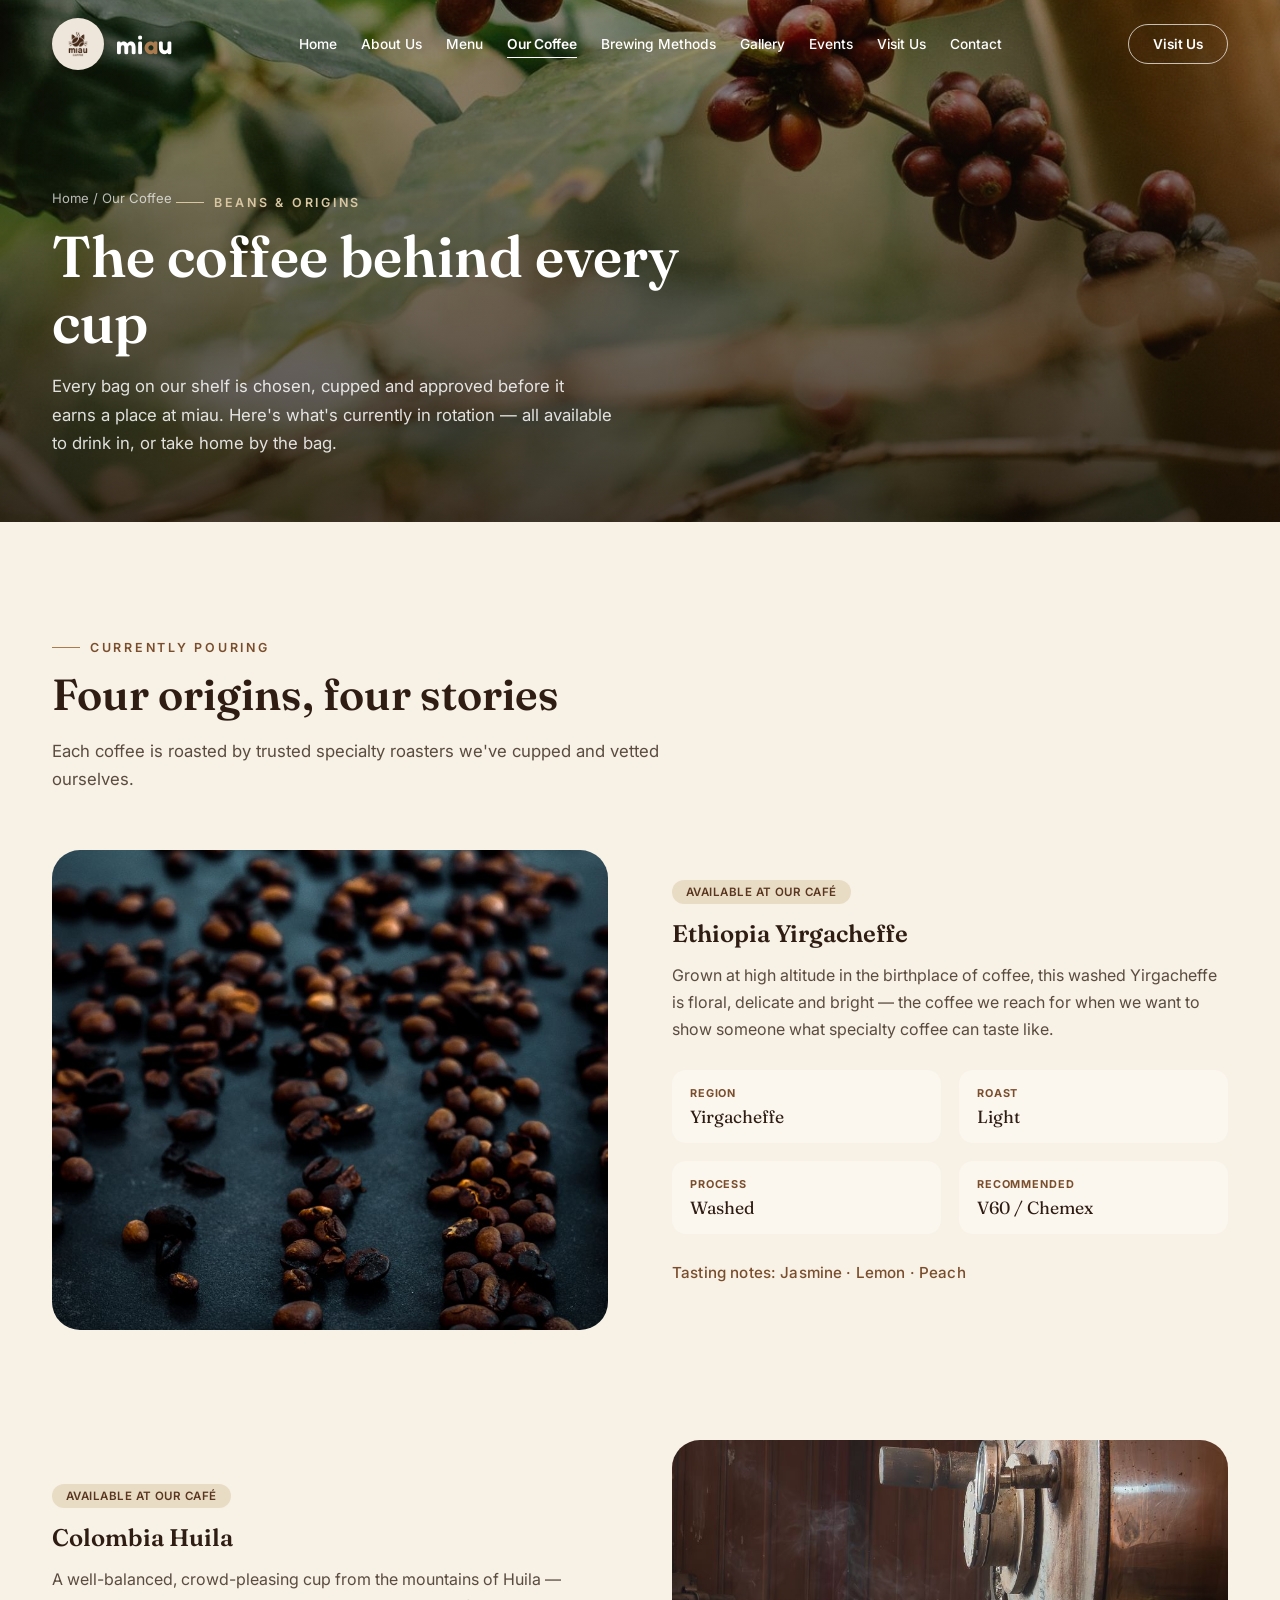
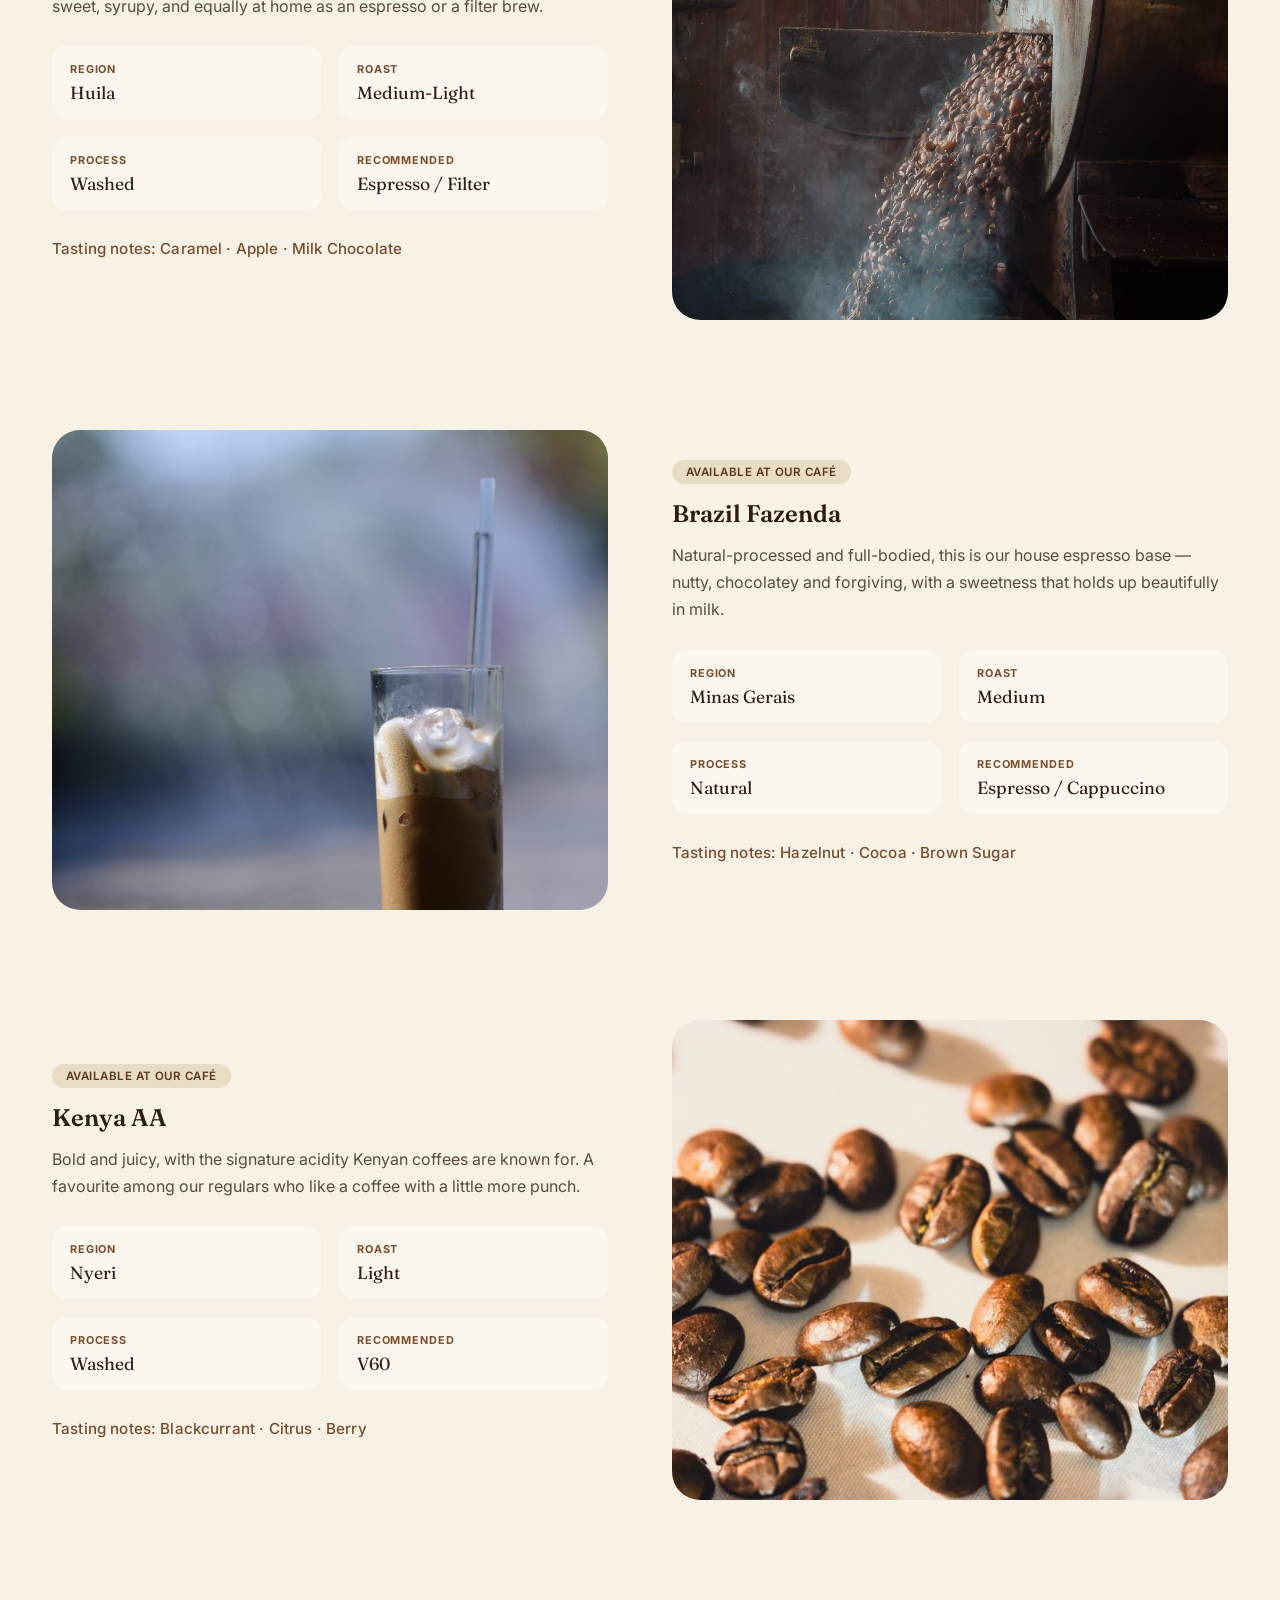
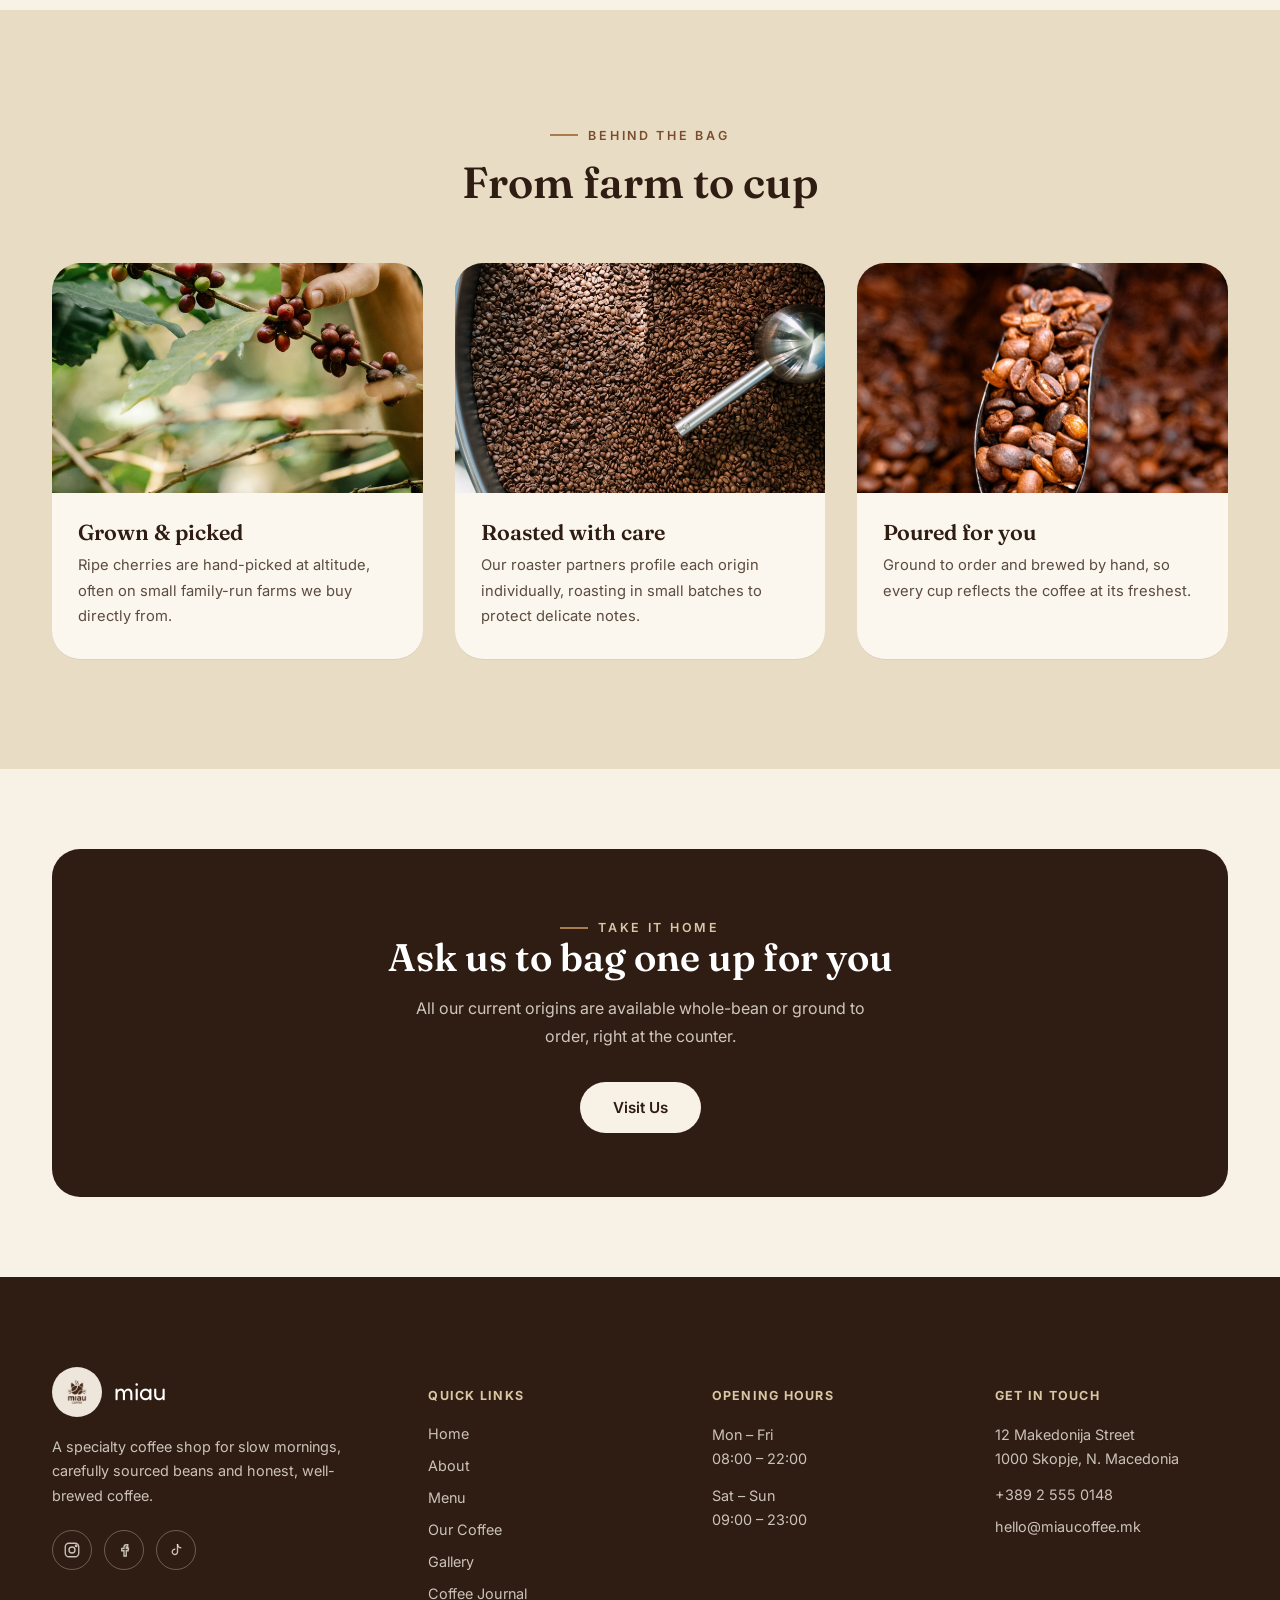
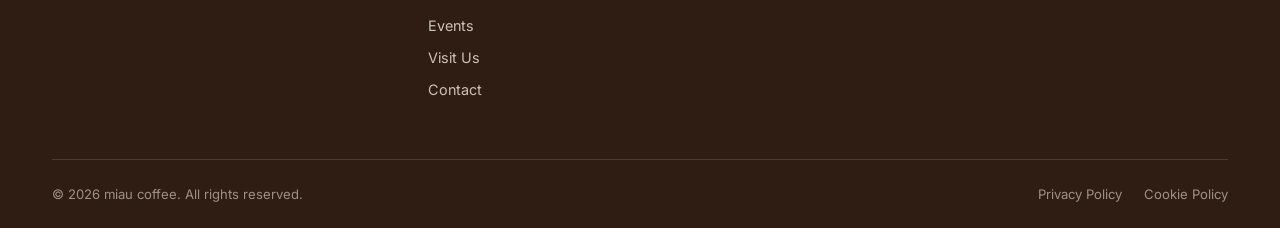
<file: our-coffee.html>
<!DOCTYPE html>
<html lang="en">
<head>
<meta charset="UTF-8">
<meta name="viewport" content="width=device-width, initial-scale=1.0">
<title>Our Coffee — miau coffee</title>
<meta name="description" content="Meet the specialty coffee beans behind our menu — origins, regions, roast levels, processing and tasting notes, all available at our café.">
<link rel="icon" type="image/png" sizes="32x32" href="images/logo/favicon-32.png">
<link rel="apple-touch-icon" href="images/logo/apple-touch-icon.png">
<link rel="stylesheet" href="css/style.css">
</head>
<body>
<a class="skip-link" href="#main">Skip to content</a>

<header class="site-header on-dark">
  <div class="container">
    <a href="index.html" class="brand"><img src="images/logo/miau-logo.png" alt="miau coffee logo"><span class="brand-word">mi<span>a</span>u</span></a>
    <nav class="nav-links" aria-label="Primary">
      <a href="index.html">Home</a><a href="about.html">About Us</a><a href="menu.html">Menu</a>
      <a href="our-coffee.html" class="active">Our Coffee</a><a href="brewing-methods.html">Brewing Methods</a><a href="gallery.html">Gallery</a>
      <a href="events.html">Events</a><a href="visit-us.html">Visit Us</a><a href="contact.html">Contact</a>
    </nav>
    <div class="nav-cta"><a href="visit-us.html" class="btn btn-outline btn-sm">Visit Us</a></div>
    <button class="hamburger" aria-label="Toggle menu" aria-expanded="false"><span></span><span></span><span></span></button>
  </div>
</header>
<div class="mobile-menu">
  <a href="index.html">Home</a><a href="about.html">About Us</a><a href="menu.html">Menu</a>
  <a href="our-coffee.html">Our Coffee</a><a href="brewing-methods.html">Brewing Methods</a><a href="gallery.html">Gallery</a>
  <a href="events.html">Events</a><a href="visit-us.html">Visit Us</a><a href="contact.html">Contact</a>
</div>

<main id="main">

<section class="page-hero">
  <img src="images/coffee/farm-cherries.jpg" alt="Hand picking ripe coffee cherries at origin" loading="eager">
  <div class="hero-overlay"></div>
  <div class="page-hero-content">
    <span class="breadcrumb"><a href="index.html">Home</a> / Our Coffee</span>
    <span class="eyebrow">Beans &amp; origins</span>
    <h1>The coffee behind every cup</h1>
    <p>Every bag on our shelf is chosen, cupped and approved before it earns a place at miau. Here's what's currently in rotation — all available to drink in, or take home by the bag.</p>
  </div>
</section>

<section class="section">
  <div class="container">
    <div class="section-head reveal">
      <span class="eyebrow">Currently pouring</span>
      <h2>Four origins, four stories</h2>
      <p>Each coffee is roasted by trusted specialty roasters we've cupped and vetted ourselves.</p>
    </div>

    <!-- ETHIOPIA -->
    <div class="brew-detail reveal" id="ethiopia">
      <div class="brew-detail-media"><img src="images/coffee/origin-ethiopia.jpg" alt="Roasted Ethiopia Yirgacheffe coffee beans" loading="lazy"></div>
      <div class="brew-detail-body">
        <span class="pill-tag">Available at our café</span>
        <h2 style="margin-top:16px;">Ethiopia Yirgacheffe</h2>
        <p style="color:#5b4c3f; margin-top:14px;">Grown at high altitude in the birthplace of coffee, this washed Yirgacheffe is floral, delicate and bright — the coffee we reach for when we want to show someone what specialty coffee can taste like.</p>
        <div class="brew-stats">
          <div class="brew-stat"><div class="k">Region</div><div class="v">Yirgacheffe</div></div>
          <div class="brew-stat"><div class="k">Roast</div><div class="v">Light</div></div>
          <div class="brew-stat"><div class="k">Process</div><div class="v">Washed</div></div>
          <div class="brew-stat"><div class="k">Recommended</div><div class="v">V60 / Chemex</div></div>
        </div>
        <p class="coffee-card-notes" style="font-size:0.95rem;">Tasting notes: Jasmine &middot; Lemon &middot; Peach</p>
      </div>
    </div>

    <!-- COLOMBIA -->
    <div class="brew-detail rev reveal" id="colombia">
      <div class="brew-detail-media"><img src="images/coffee/origin-colombia.jpg" alt="Roasted Colombia Huila coffee beans" loading="lazy"></div>
      <div class="brew-detail-body">
        <span class="pill-tag">Available at our café</span>
        <h2 style="margin-top:16px;">Colombia Huila</h2>
        <p style="color:#5b4c3f; margin-top:14px;">A well-balanced, crowd-pleasing cup from the mountains of Huila — sweet, syrupy, and equally at home as an espresso or a filter brew.</p>
        <div class="brew-stats">
          <div class="brew-stat"><div class="k">Region</div><div class="v">Huila</div></div>
          <div class="brew-stat"><div class="k">Roast</div><div class="v">Medium-Light</div></div>
          <div class="brew-stat"><div class="k">Process</div><div class="v">Washed</div></div>
          <div class="brew-stat"><div class="k">Recommended</div><div class="v">Espresso / Filter</div></div>
        </div>
        <p class="coffee-card-notes" style="font-size:0.95rem;">Tasting notes: Caramel &middot; Apple &middot; Milk Chocolate</p>
      </div>
    </div>

    <!-- BRAZIL -->
    <div class="brew-detail reveal" id="brazil">
      <div class="brew-detail-media"><img src="images/coffee/origin-brazil.jpg" alt="Roasted Brazil Fazenda coffee beans" loading="lazy"></div>
      <div class="brew-detail-body">
        <span class="pill-tag">Available at our café</span>
        <h2 style="margin-top:16px;">Brazil Fazenda</h2>
        <p style="color:#5b4c3f; margin-top:14px;">Natural-processed and full-bodied, this is our house espresso base — nutty, chocolatey and forgiving, with a sweetness that holds up beautifully in milk.</p>
        <div class="brew-stats">
          <div class="brew-stat"><div class="k">Region</div><div class="v">Minas Gerais</div></div>
          <div class="brew-stat"><div class="k">Roast</div><div class="v">Medium</div></div>
          <div class="brew-stat"><div class="k">Process</div><div class="v">Natural</div></div>
          <div class="brew-stat"><div class="k">Recommended</div><div class="v">Espresso / Cappuccino</div></div>
        </div>
        <p class="coffee-card-notes" style="font-size:0.95rem;">Tasting notes: Hazelnut &middot; Cocoa &middot; Brown Sugar</p>
      </div>
    </div>

    <!-- KENYA -->
    <div class="brew-detail rev reveal" id="kenya">
      <div class="brew-detail-media"><img src="images/coffee/origin-kenya.jpg" alt="Roasted Kenya AA coffee beans" loading="lazy"></div>
      <div class="brew-detail-body">
        <span class="pill-tag">Available at our café</span>
        <h2 style="margin-top:16px;">Kenya AA</h2>
        <p style="color:#5b4c3f; margin-top:14px;">Bold and juicy, with the signature acidity Kenyan coffees are known for. A favourite among our regulars who like a coffee with a little more punch.</p>
        <div class="brew-stats">
          <div class="brew-stat"><div class="k">Region</div><div class="v">Nyeri</div></div>
          <div class="brew-stat"><div class="k">Roast</div><div class="v">Light</div></div>
          <div class="brew-stat"><div class="k">Process</div><div class="v">Washed</div></div>
          <div class="brew-stat"><div class="k">Recommended</div><div class="v">V60</div></div>
        </div>
        <p class="coffee-card-notes" style="font-size:0.95rem;">Tasting notes: Blackcurrant &middot; Citrus &middot; Berry</p>
      </div>
    </div>

  </div>
</section>

<!-- FROM FARM TO CUP -->
<section class="section section-alt">
  <div class="container">
    <div class="section-head center reveal" style="margin-left:auto;margin-right:auto;">
      <span class="eyebrow">Behind the bag</span>
      <h2>From farm to cup</h2>
    </div>
    <div class="grid-3">
      <div class="coffee-card reveal">
        <div class="coffee-card-media" style="height:230px;"><img src="images/coffee/farm-cherries.jpg" alt="Coffee cherries being hand picked at the farm" loading="lazy"></div>
        <div class="coffee-card-body"><h3>Grown &amp; picked</h3><p style="color:#5b4c3f; font-size:0.92rem;">Ripe cherries are hand-picked at altitude, often on small family-run farms we buy directly from.</p></div>
      </div>
      <div class="coffee-card reveal reveal-delay-1">
        <div class="coffee-card-media" style="height:230px;"><img src="images/coffee/roasting.jpg" alt="Coffee beans in a roasting drum" loading="lazy"></div>
        <div class="coffee-card-body"><h3>Roasted with care</h3><p style="color:#5b4c3f; font-size:0.92rem;">Our roaster partners profile each origin individually, roasting in small batches to protect delicate notes.</p></div>
      </div>
      <div class="coffee-card reveal reveal-delay-2">
        <div class="coffee-card-media" style="height:230px;"><img src="images/coffee/beans-scoop.jpg" alt="Scoop of freshly roasted coffee beans" loading="lazy"></div>
        <div class="coffee-card-body"><h3>Poured for you</h3><p style="color:#5b4c3f; font-size:0.92rem;">Ground to order and brewed by hand, so every cup reflects the coffee at its freshest.</p></div>
      </div>
    </div>
  </div>
</section>

<section class="section-tight">
  <div class="container">
    <div class="cta-band reveal">
      <span class="eyebrow" style="color:var(--beige-dark);">Take it home</span>
      <h2>Ask us to bag one up for you</h2>
      <p>All our current origins are available whole-bean or ground to order, right at the counter.</p>
      <div class="cta-actions"><a href="visit-us.html" class="btn btn-light">Visit Us</a></div>
    </div>
  </div>
</section>

</main>

<footer class="site-footer">
  <div class="container">
    <div class="footer-grid">
      <div class="footer-col">
        <div class="footer-brand"><img src="images/logo/miau-logo.png" alt="miau coffee logo"><span class="footer-brand-word">miau</span></div>
        <p class="footer-desc">A specialty coffee shop for slow mornings, carefully sourced beans and honest, well-brewed coffee.</p>
        <div class="social-row">
          <a href="https://instagram.com" target="_blank" rel="noopener" aria-label="Instagram"><svg width="18" height="18" viewBox="0 0 24 24" fill="none" stroke="currentColor" stroke-width="1.8"><rect x="3" y="3" width="18" height="18" rx="5"/><circle cx="12" cy="12" r="4"/><circle cx="17.5" cy="6.5" r="1"/></svg></a>
          <a href="https://facebook.com" target="_blank" rel="noopener" aria-label="Facebook"><svg width="18" height="18" viewBox="0 0 24 24" fill="none" stroke="currentColor" stroke-width="1.8"><path d="M15 8h2V5h-2a3 3 0 0 0-3 3v2H9v3h3v7h3v-7h2.5l.5-3H15V8z"/></svg></a>
          <a href="https://tiktok.com" target="_blank" rel="noopener" aria-label="TikTok"><svg width="18" height="18" viewBox="0 0 24 24" fill="none" stroke="currentColor" stroke-width="1.8"><path d="M14 4v10.5a3.5 3.5 0 1 1-3-3.46"/><path d="M14 4a5 5 0 0 0 5 5"/></svg></a>
        </div>
      </div>
      <div class="footer-col"><h5>Quick Links</h5><ul>
        <li><a href="index.html">Home</a></li><li><a href="about.html">About</a></li><li><a href="menu.html">Menu</a></li>
        <li><a href="our-coffee.html">Our Coffee</a></li><li><a href="gallery.html">Gallery</a></li><li><a href="journal.html">Coffee Journal</a></li><li><a href="events.html">Events</a></li>
        <li><a href="visit-us.html">Visit Us</a></li><li><a href="contact.html">Contact</a></li></ul>
      </div>
      <div class="footer-col"><h5>Opening Hours</h5><ul>
        <li><p>Mon – Fri<br>08:00 – 22:00</p></li><li><p>Sat – Sun<br>09:00 – 23:00</p></li></ul>
      </div>
      <div class="footer-col"><h5>Get in Touch</h5><ul>
        <li><p>12 Makedonija Street<br>1000 Skopje, N. Macedonia</p></li>
        <li><a href="tel:+38925550148">+389 2 555 0148</a></li>
        <li><a href="mailto:hello@miaucoffee.mk">hello@miaucoffee.mk</a></li></ul>
      </div>
    </div>
    <div class="footer-bottom">
      <span>&copy; <span data-year>2026</span> miau coffee. All rights reserved.</span>
      <div class="legal-links"><a href="privacy.html">Privacy Policy</a><a href="cookies.html">Cookie Policy</a></div>
    </div>
  </div>
</footer>

<script src="js/main.js"></script>
</body>
</html>
</file>
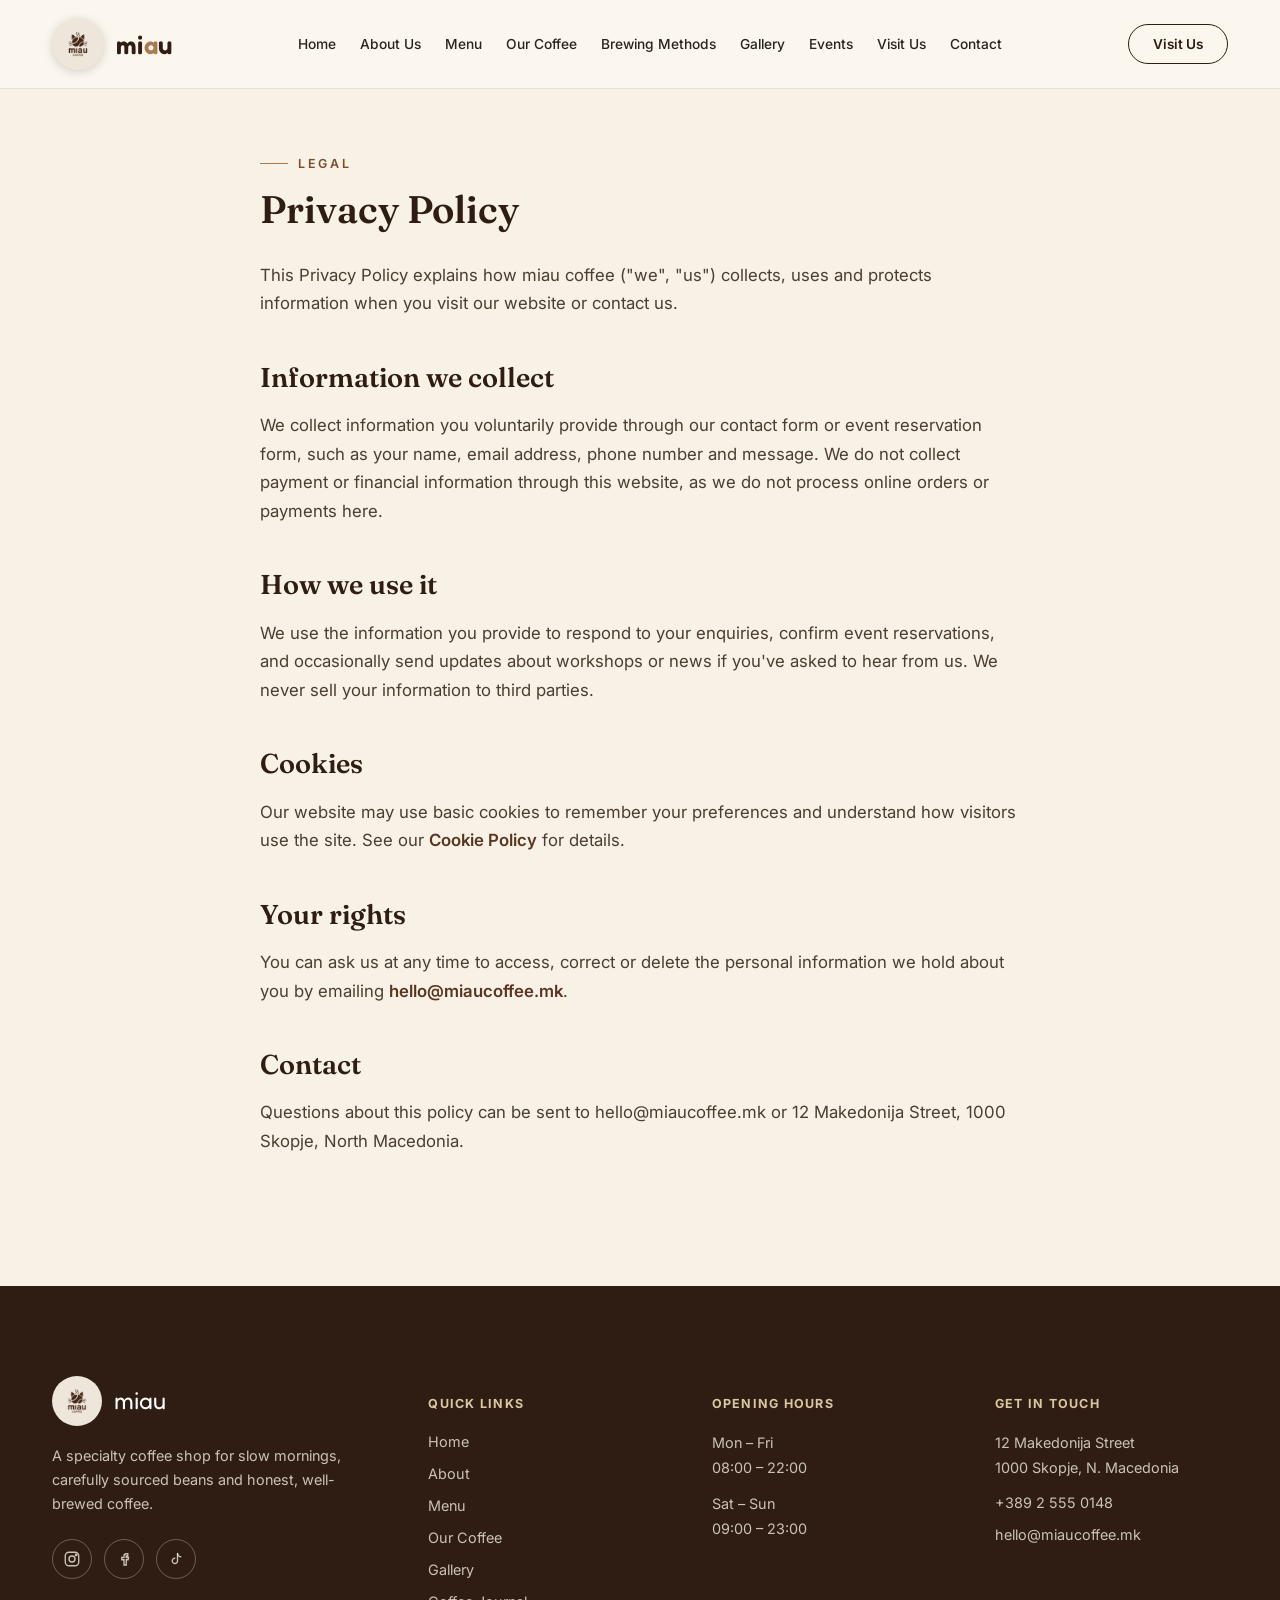
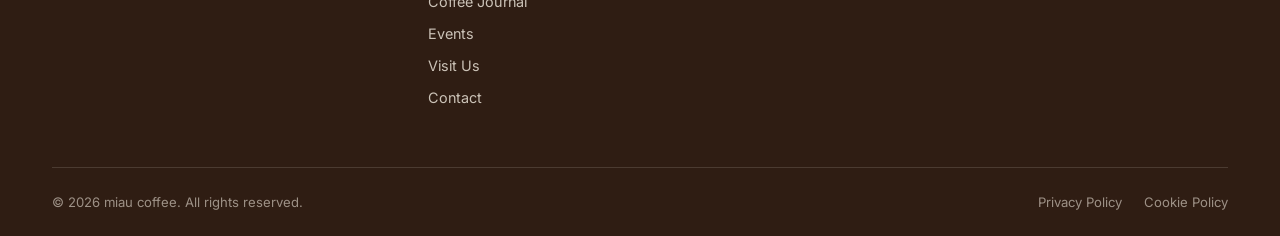
<file: privacy.html>
<!DOCTYPE html>
<html lang="en">
<head>
<meta charset="UTF-8">
<meta name="viewport" content="width=device-width, initial-scale=1.0">
<title>Privacy Policy — miau coffee</title>
<meta name="description" content="miau coffee's privacy policy — how we handle the information you share with us.">
<link rel="icon" type="image/png" sizes="32x32" href="images/logo/favicon-32.png">
<link rel="apple-touch-icon" href="images/logo/apple-touch-icon.png">
<link rel="stylesheet" href="css/style.css">
</head>
<body>
<a class="skip-link" href="#main">Skip to content</a>

<header class="site-header on-light">
  <div class="container">
    <a href="index.html" class="brand"><img src="images/logo/miau-logo.png" alt="miau coffee logo"><span class="brand-word">mi<span>a</span>u</span></a>
    <nav class="nav-links" aria-label="Primary">
      <a href="index.html">Home</a><a href="about.html">About Us</a><a href="menu.html">Menu</a>
      <a href="our-coffee.html">Our Coffee</a><a href="brewing-methods.html">Brewing Methods</a><a href="gallery.html">Gallery</a>
      <a href="events.html">Events</a><a href="visit-us.html">Visit Us</a><a href="contact.html">Contact</a>
    </nav>
    <div class="nav-cta"><a href="visit-us.html" class="btn btn-outline btn-sm">Visit Us</a></div>
    <button class="hamburger" aria-label="Toggle menu" aria-expanded="false"><span></span><span></span><span></span></button>
  </div>
</header>
<div class="mobile-menu">
  <a href="index.html">Home</a><a href="about.html">About Us</a><a href="menu.html">Menu</a>
  <a href="our-coffee.html">Our Coffee</a><a href="brewing-methods.html">Brewing Methods</a><a href="gallery.html">Gallery</a>
  <a href="events.html">Events</a><a href="visit-us.html">Visit Us</a><a href="contact.html">Contact</a>
</div>

<main id="main">
<section class="section" style="padding-top:calc(var(--nav-height) + 60px);">
  <div class="container">
    <div class="article-body">
      <span class="eyebrow">Legal</span>
      <h1 style="font-family:var(--font-heading); font-size:2.4rem; margin:16px 0 30px;">Privacy Policy</h1>
      <p>This Privacy Policy explains how miau coffee ("we", "us") collects, uses and protects information when you visit our website or contact us.</p>

      <h2>Information we collect</h2>
      <p>We collect information you voluntarily provide through our contact form or event reservation form, such as your name, email address, phone number and message. We do not collect payment or financial information through this website, as we do not process online orders or payments here.</p>

      <h2>How we use it</h2>
      <p>We use the information you provide to respond to your enquiries, confirm event reservations, and occasionally send updates about workshops or news if you've asked to hear from us. We never sell your information to third parties.</p>

      <h2>Cookies</h2>
      <p>Our website may use basic cookies to remember your preferences and understand how visitors use the site. See our <a href="cookies.html" style="color:var(--coffee-deep); font-weight:600;">Cookie Policy</a> for details.</p>

      <h2>Your rights</h2>
      <p>You can ask us at any time to access, correct or delete the personal information we hold about you by emailing <a href="mailto:hello@miaucoffee.mk" style="color:var(--coffee-deep); font-weight:600;">hello@miaucoffee.mk</a>.</p>

      <h2>Contact</h2>
      <p>Questions about this policy can be sent to hello@miaucoffee.mk or 12 Makedonija Street, 1000 Skopje, North Macedonia.</p>
    </div>
  </div>
</section>
</main>

<footer class="site-footer">
  <div class="container">
    <div class="footer-grid">
      <div class="footer-col">
        <div class="footer-brand"><img src="images/logo/miau-logo.png" alt="miau coffee logo"><span class="footer-brand-word">miau</span></div>
        <p class="footer-desc">A specialty coffee shop for slow mornings, carefully sourced beans and honest, well-brewed coffee.</p>
        <div class="social-row">
          <a href="https://instagram.com" target="_blank" rel="noopener" aria-label="Instagram"><svg width="18" height="18" viewBox="0 0 24 24" fill="none" stroke="currentColor" stroke-width="1.8"><rect x="3" y="3" width="18" height="18" rx="5"/><circle cx="12" cy="12" r="4"/><circle cx="17.5" cy="6.5" r="1"/></svg></a>
          <a href="https://facebook.com" target="_blank" rel="noopener" aria-label="Facebook"><svg width="18" height="18" viewBox="0 0 24 24" fill="none" stroke="currentColor" stroke-width="1.8"><path d="M15 8h2V5h-2a3 3 0 0 0-3 3v2H9v3h3v7h3v-7h2.5l.5-3H15V8z"/></svg></a>
          <a href="https://tiktok.com" target="_blank" rel="noopener" aria-label="TikTok"><svg width="18" height="18" viewBox="0 0 24 24" fill="none" stroke="currentColor" stroke-width="1.8"><path d="M14 4v10.5a3.5 3.5 0 1 1-3-3.46"/><path d="M14 4a5 5 0 0 0 5 5"/></svg></a>
        </div>
      </div>
      <div class="footer-col"><h5>Quick Links</h5><ul>
        <li><a href="index.html">Home</a></li><li><a href="about.html">About</a></li><li><a href="menu.html">Menu</a></li>
        <li><a href="our-coffee.html">Our Coffee</a></li><li><a href="gallery.html">Gallery</a></li><li><a href="journal.html">Coffee Journal</a></li><li><a href="events.html">Events</a></li>
        <li><a href="visit-us.html">Visit Us</a></li><li><a href="contact.html">Contact</a></li></ul>
      </div>
      <div class="footer-col"><h5>Opening Hours</h5><ul>
        <li><p>Mon – Fri<br>08:00 – 22:00</p></li><li><p>Sat – Sun<br>09:00 – 23:00</p></li></ul>
      </div>
      <div class="footer-col"><h5>Get in Touch</h5><ul>
        <li><p>12 Makedonija Street<br>1000 Skopje, N. Macedonia</p></li>
        <li><a href="tel:+38925550148">+389 2 555 0148</a></li>
        <li><a href="mailto:hello@miaucoffee.mk">hello@miaucoffee.mk</a></li></ul>
      </div>
    </div>
    <div class="footer-bottom">
      <span>&copy; <span data-year>2026</span> miau coffee. All rights reserved.</span>
      <div class="legal-links"><a href="privacy.html">Privacy Policy</a><a href="cookies.html">Cookie Policy</a></div>
    </div>
  </div>
</footer>

<script src="js/main.js"></script>
</body>
</html>
</file>
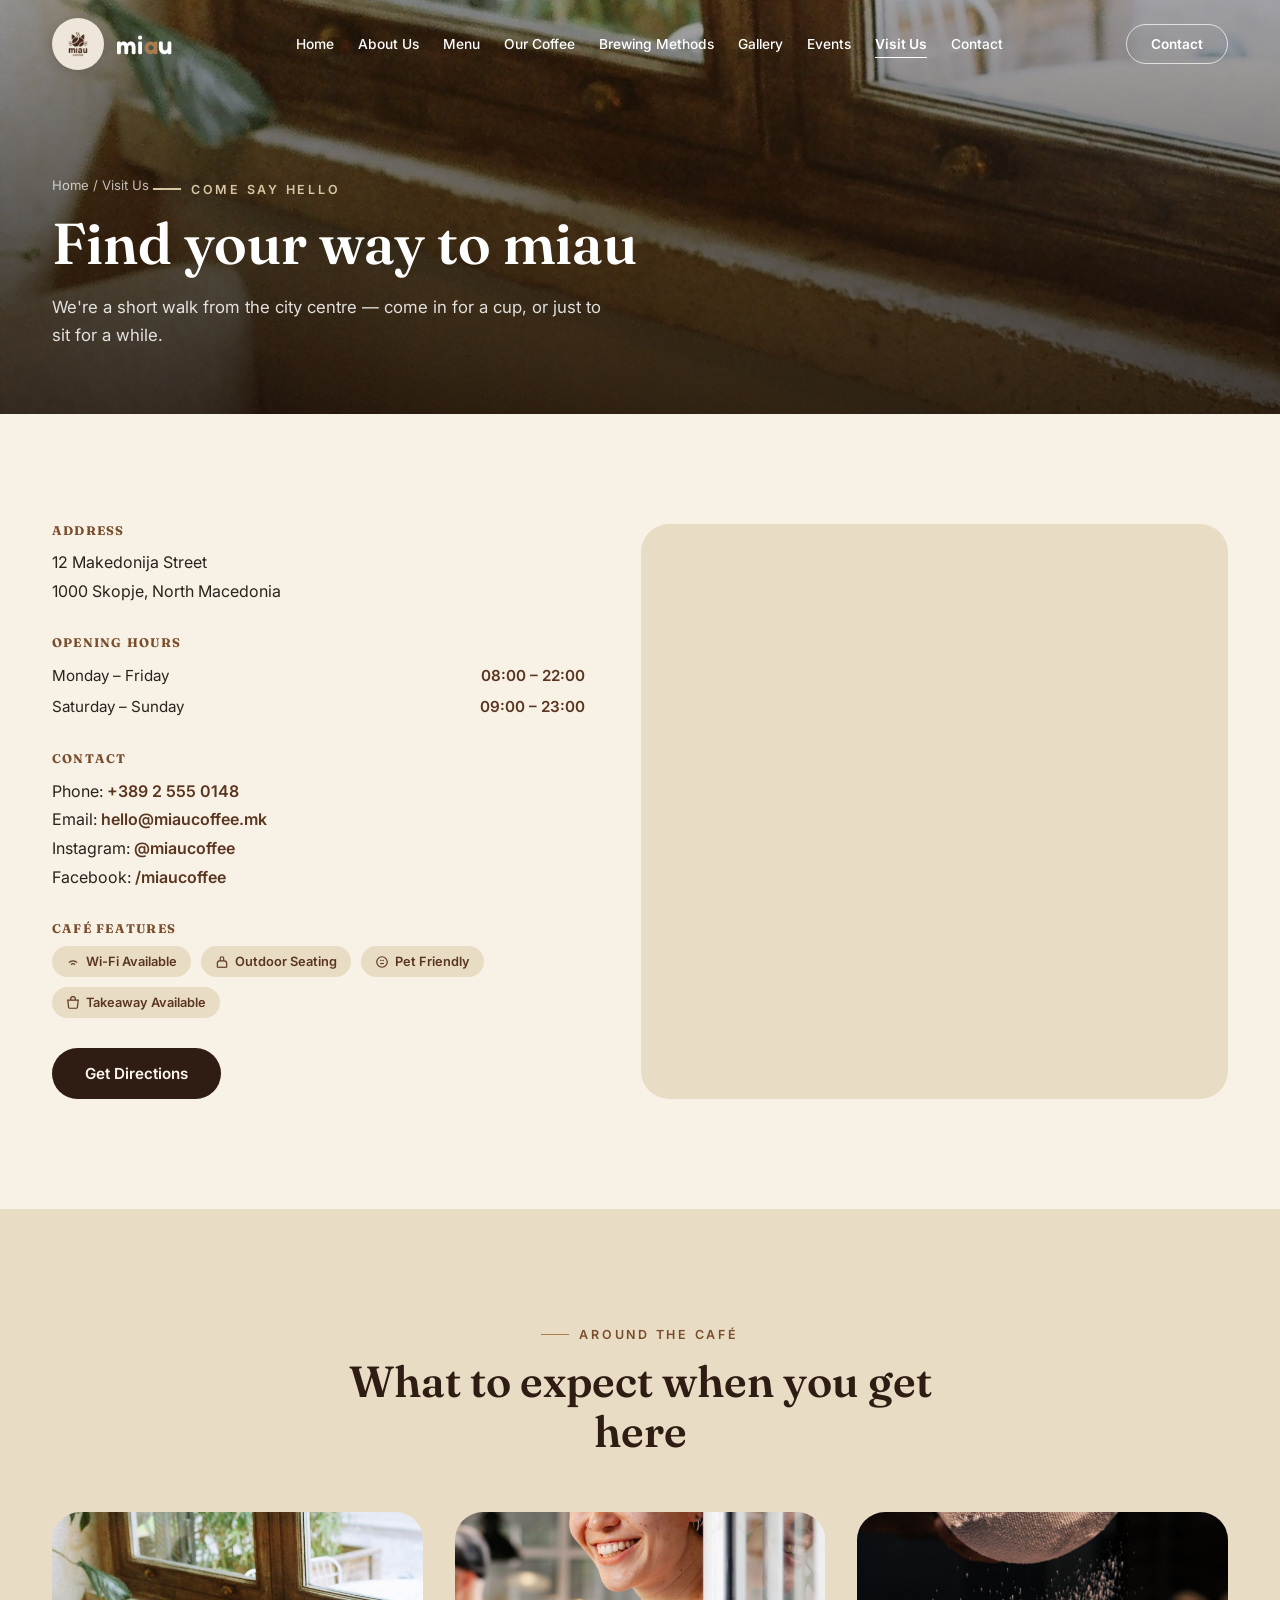
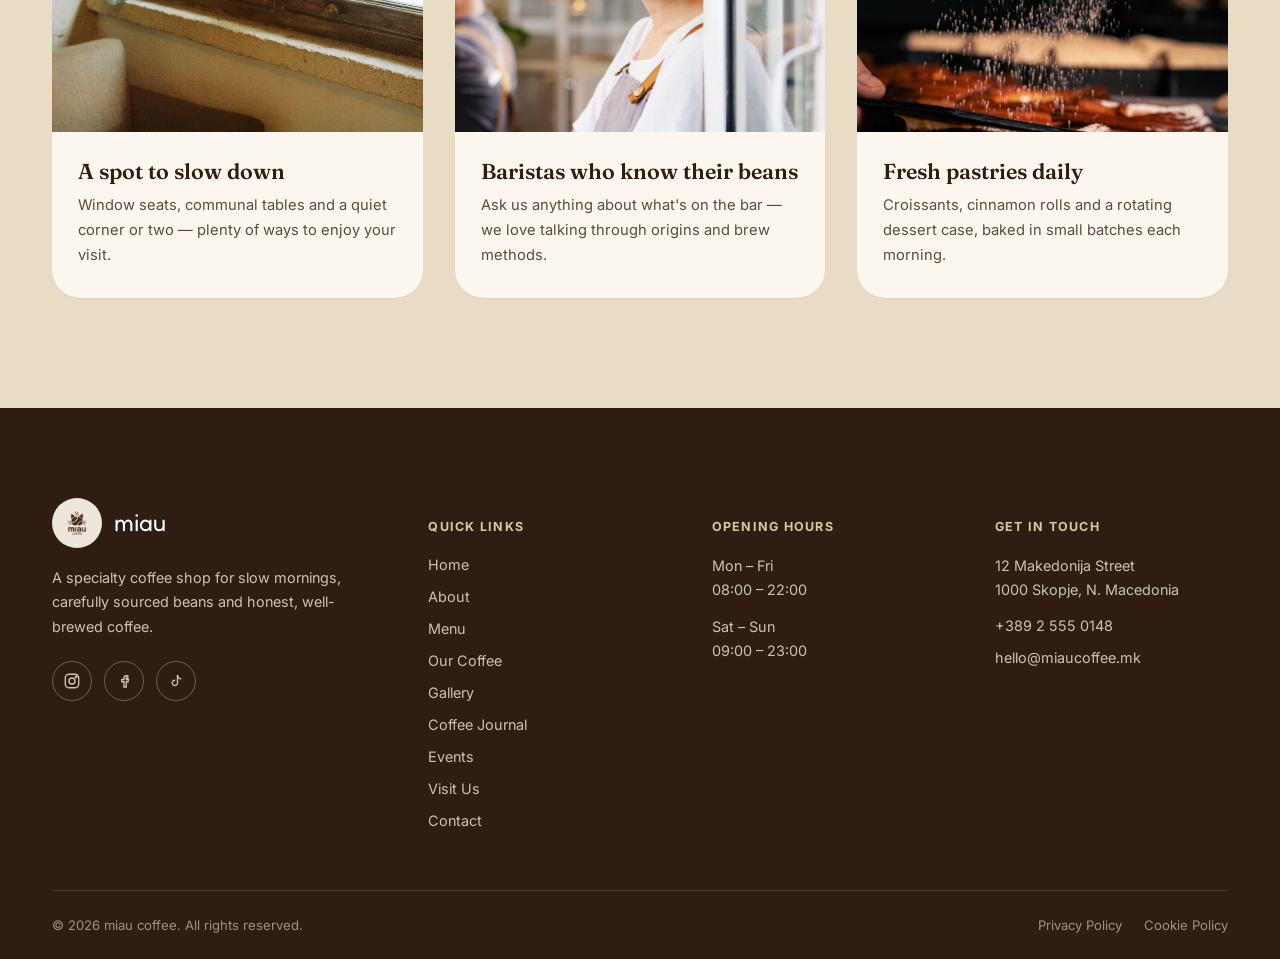
<file: visit-us.html>
<!DOCTYPE html>
<html lang="en">
<head>
<meta charset="UTF-8">
<meta name="viewport" content="width=device-width, initial-scale=1.0">
<title>Visit Us — miau coffee</title>
<meta name="description" content="Find miau coffee: address, opening hours, contact details and directions to our specialty coffee shop.">
<link rel="icon" type="image/png" sizes="32x32" href="images/logo/favicon-32.png">
<link rel="apple-touch-icon" href="images/logo/apple-touch-icon.png">
<link rel="stylesheet" href="css/style.css">
</head>
<body>
<a class="skip-link" href="#main">Skip to content</a>

<header class="site-header on-dark">
  <div class="container">
    <a href="index.html" class="brand"><img src="images/logo/miau-logo.png" alt="miau coffee logo"><span class="brand-word">mi<span>a</span>u</span></a>
    <nav class="nav-links" aria-label="Primary">
      <a href="index.html">Home</a><a href="about.html">About Us</a><a href="menu.html">Menu</a>
      <a href="our-coffee.html">Our Coffee</a><a href="brewing-methods.html">Brewing Methods</a><a href="gallery.html">Gallery</a>
      <a href="events.html">Events</a><a href="visit-us.html" class="active">Visit Us</a><a href="contact.html">Contact</a>
    </nav>
    <div class="nav-cta"><a href="contact.html" class="btn btn-outline btn-sm">Contact</a></div>
    <button class="hamburger" aria-label="Toggle menu" aria-expanded="false"><span></span><span></span><span></span></button>
  </div>
</header>
<div class="mobile-menu">
  <a href="index.html">Home</a><a href="about.html">About Us</a><a href="menu.html">Menu</a>
  <a href="our-coffee.html">Our Coffee</a><a href="brewing-methods.html">Brewing Methods</a><a href="gallery.html">Gallery</a>
  <a href="events.html">Events</a><a href="visit-us.html">Visit Us</a><a href="contact.html">Contact</a>
</div>

<main id="main">

<section class="page-hero" style="height:46vh; min-height:320px;">
  <img src="images/about/visit-interior.jpg" alt="Cozy window seat at miau coffee" loading="eager">
  <div class="hero-overlay"></div>
  <div class="page-hero-content">
    <span class="breadcrumb"><a href="index.html">Home</a> / Visit Us</span>
    <span class="eyebrow">Come say hello</span>
    <h1>Find your way to miau</h1>
    <p>We're a short walk from the city centre — come in for a cup, or just to sit for a while.</p>
  </div>
</section>

<section class="section">
  <div class="container">
    <div class="visit-grid">
      <div class="visit-info reveal">

        <div class="visit-block">
          <h4>Address</h4>
          <address>12 Makedonija Street<br>1000 Skopje, North Macedonia</address>
        </div>

        <div class="visit-block">
          <h4>Opening Hours</h4>
          <div class="visit-hours-row"><span>Monday – Friday</span><span>08:00 – 22:00</span></div>
          <div class="visit-hours-row"><span>Saturday – Sunday</span><span>09:00 – 23:00</span></div>
        </div>

        <div class="visit-block">
          <h4>Contact</h4>
          <p>
            Phone: <a href="tel:+38925550148" style="color:var(--coffee-deep); font-weight:600;">+389 2 555 0148</a><br>
            Email: <a href="mailto:hello@miaucoffee.mk" style="color:var(--coffee-deep); font-weight:600;">hello@miaucoffee.mk</a><br>
            Instagram: <a href="https://instagram.com" target="_blank" rel="noopener" style="color:var(--coffee-deep); font-weight:600;">@miaucoffee</a><br>
            Facebook: <a href="https://facebook.com" target="_blank" rel="noopener" style="color:var(--coffee-deep); font-weight:600;">/miaucoffee</a>
          </p>
        </div>

        <div class="visit-block">
          <h4>Café Features</h4>
          <div class="visit-features">
            <span><svg width="14" height="14" viewBox="0 0 24 24" fill="none" stroke="currentColor" stroke-width="2"><path d="M5 13a10 10 0 0 1 14 0"/><path d="M8.5 16.5a5 5 0 0 1 7 0"/><line x1="12" y1="20" x2="12.01" y2="20"/></svg> Wi-Fi Available</span>
            <span><svg width="14" height="14" viewBox="0 0 24 24" fill="none" stroke="currentColor" stroke-width="2"><path d="M4 21v-7a4 4 0 0 1 4-4h8a4 4 0 0 1 4 4v7"/><path d="M4 21h16"/><path d="M9 10V6a3 3 0 0 1 6 0v4"/></svg> Outdoor Seating</span>
            <span><svg width="14" height="14" viewBox="0 0 24 24" fill="none" stroke="currentColor" stroke-width="2"><circle cx="12" cy="12" r="9"/><path d="M9 10c.5-1 1.5-1 2 0"/><path d="M13 10c.5-1 1.5-1 2 0"/><path d="M9 14c1 1 5 1 6 0"/></svg> Pet Friendly</span>
            <span><svg width="14" height="14" viewBox="0 0 24 24" fill="none" stroke="currentColor" stroke-width="2"><path d="M3 7h18l-1.5 12.5a2 2 0 0 1-2 1.5H6.5a2 2 0 0 1-2-1.5L3 7z"/><path d="M8 7V5a4 4 0 0 1 8 0v2"/></svg> Takeaway Available</span>
          </div>
        </div>

        <a href="https://www.google.com/maps?q=Skopje+North+Macedonia" target="_blank" rel="noopener" class="btn btn-primary" style="align-self:flex-start;">Get Directions</a>
      </div>

      <div class="map-embed reveal reveal-delay-1">
        <iframe title="miau coffee location map" src="https://www.google.com/maps?q=Skopje%20North%20Macedonia&output=embed" loading="lazy" referrerpolicy="no-referrer-when-downgrade" allowfullscreen></iframe>
      </div>
    </div>
  </div>
</section>

<section class="section section-alt">
  <div class="container">
    <div class="section-head center reveal" style="margin-left:auto;margin-right:auto;">
      <span class="eyebrow">Around the café</span>
      <h2>What to expect when you get here</h2>
    </div>
    <div class="grid-3">
      <div class="coffee-card reveal">
        <div class="coffee-card-media" style="height:220px;"><img src="images/about/visit-interior.jpg" alt="Cozy seating area at miau coffee" loading="lazy"></div>
        <div class="coffee-card-body"><h3>A spot to slow down</h3><p style="color:#5b4c3f; font-size:0.92rem;">Window seats, communal tables and a quiet corner or two — plenty of ways to enjoy your visit.</p></div>
      </div>
      <div class="coffee-card reveal reveal-delay-1">
        <div class="coffee-card-media" style="height:220px;"><img src="images/gallery/gallery-05.jpg" alt="Barista preparing coffee behind the counter" loading="lazy"></div>
        <div class="coffee-card-body"><h3>Baristas who know their beans</h3><p style="color:#5b4c3f; font-size:0.92rem;">Ask us anything about what's on the bar — we love talking through origins and brew methods.</p></div>
      </div>
      <div class="coffee-card reveal reveal-delay-2">
        <div class="coffee-card-media" style="height:220px;"><img src="images/gallery/gallery-07.jpg" alt="Fresh pastries at miau coffee" loading="lazy"></div>
        <div class="coffee-card-body"><h3>Fresh pastries daily</h3><p style="color:#5b4c3f; font-size:0.92rem;">Croissants, cinnamon rolls and a rotating dessert case, baked in small batches each morning.</p></div>
      </div>
    </div>
  </div>
</section>

</main>

<footer class="site-footer">
  <div class="container">
    <div class="footer-grid">
      <div class="footer-col">
        <div class="footer-brand"><img src="images/logo/miau-logo.png" alt="miau coffee logo"><span class="footer-brand-word">miau</span></div>
        <p class="footer-desc">A specialty coffee shop for slow mornings, carefully sourced beans and honest, well-brewed coffee.</p>
        <div class="social-row">
          <a href="https://instagram.com" target="_blank" rel="noopener" aria-label="Instagram"><svg width="18" height="18" viewBox="0 0 24 24" fill="none" stroke="currentColor" stroke-width="1.8"><rect x="3" y="3" width="18" height="18" rx="5"/><circle cx="12" cy="12" r="4"/><circle cx="17.5" cy="6.5" r="1"/></svg></a>
          <a href="https://facebook.com" target="_blank" rel="noopener" aria-label="Facebook"><svg width="18" height="18" viewBox="0 0 24 24" fill="none" stroke="currentColor" stroke-width="1.8"><path d="M15 8h2V5h-2a3 3 0 0 0-3 3v2H9v3h3v7h3v-7h2.5l.5-3H15V8z"/></svg></a>
          <a href="https://tiktok.com" target="_blank" rel="noopener" aria-label="TikTok"><svg width="18" height="18" viewBox="0 0 24 24" fill="none" stroke="currentColor" stroke-width="1.8"><path d="M14 4v10.5a3.5 3.5 0 1 1-3-3.46"/><path d="M14 4a5 5 0 0 0 5 5"/></svg></a>
        </div>
      </div>
      <div class="footer-col"><h5>Quick Links</h5><ul>
        <li><a href="index.html">Home</a></li><li><a href="about.html">About</a></li><li><a href="menu.html">Menu</a></li>
        <li><a href="our-coffee.html">Our Coffee</a></li><li><a href="gallery.html">Gallery</a></li><li><a href="journal.html">Coffee Journal</a></li><li><a href="events.html">Events</a></li>
        <li><a href="visit-us.html">Visit Us</a></li><li><a href="contact.html">Contact</a></li></ul>
      </div>
      <div class="footer-col"><h5>Opening Hours</h5><ul>
        <li><p>Mon – Fri<br>08:00 – 22:00</p></li><li><p>Sat – Sun<br>09:00 – 23:00</p></li></ul>
      </div>
      <div class="footer-col"><h5>Get in Touch</h5><ul>
        <li><p>12 Makedonija Street<br>1000 Skopje, N. Macedonia</p></li>
        <li><a href="tel:+38925550148">+389 2 555 0148</a></li>
        <li><a href="mailto:hello@miaucoffee.mk">hello@miaucoffee.mk</a></li></ul>
      </div>
    </div>
    <div class="footer-bottom">
      <span>&copy; <span data-year>2026</span> miau coffee. All rights reserved.</span>
      <div class="legal-links"><a href="privacy.html">Privacy Policy</a><a href="cookies.html">Cookie Policy</a></div>
    </div>
  </div>
</footer>

<script src="js/main.js"></script>
</body>
</html>
</file>
<file: css/style.css>
/* ==========================================================================
   miau coffee — design system
   ========================================================================== */

@import url('https://fonts.googleapis.com/css2?family=Fredoka:wght@400;500;600;700&family=Fraunces:ital,opsz,wght@0,9..144,400;0,9..144,500;0,9..144,600;0,9..144,700;1,9..144,500&family=Inter:wght@400;500;600;700&display=swap');

:root {
  /* colors */
  --cream: #f7f1e6;
  --cream-soft: #fbf7ef;
  --beige: #e9dcc4;
  --beige-dark: #d9c7a4;
  --coffee-light: #a97b4f;
  --coffee: #7a4e2d;
  --coffee-deep: #5a3620;
  --espresso: #2f1d13;
  --espresso-dark: #201209;
  --charcoal: #2a231d;
  --ink: #241a12;
  --cream-rgb: 247, 241, 230;
  --espresso-rgb: 47, 29, 19;

  /* type */
  --font-brand: 'Fredoka', sans-serif;
  --font-heading: 'Fraunces', serif;
  --font-body: 'Inter', sans-serif;

  /* layout */
  --container: 1240px;
  --radius-sm: 6px;
  --radius: 14px;
  --radius-lg: 28px;
  --nav-height: 88px;
  --nav-height-scrolled: 68px;

  /* motion */
  --ease: cubic-bezier(0.22, 1, 0.36, 1);
}

/* ---------- reset ---------- */
*, *::before, *::after { box-sizing: border-box; }
html { scroll-behavior: smooth; }
body {
  margin: 0;
  font-family: var(--font-body);
  color: var(--charcoal);
  background: var(--cream);
  -webkit-font-smoothing: antialiased;
  overflow-x: hidden;
}
img { max-width: 100%; display: block; }
a { color: inherit; text-decoration: none; }
ul { list-style: none; margin: 0; padding: 0; }
button { font-family: inherit; cursor: pointer; }
h1, h2, h3, h4 { font-family: var(--font-heading); margin: 0; font-weight: 600; color: var(--espresso); line-height: 1.15; }
p { margin: 0; line-height: 1.7; }
section { position: relative; }

.container {
  max-width: var(--container);
  margin: 0 auto;
  padding: 0 32px;
}

@media (max-width: 640px) {
  .container { padding: 0 20px; }
}

/* ---------- utility ---------- */
.eyebrow {
  font-family: var(--font-body);
  font-size: 0.78rem;
  letter-spacing: 0.22em;
  text-transform: uppercase;
  color: var(--coffee);
  font-weight: 600;
  display: inline-flex;
  align-items: center;
  gap: 10px;
}
.eyebrow::before {
  content: '';
  width: 28px;
  height: 1.5px;
  background: var(--coffee-light);
  display: inline-block;
}
.section-head {
  max-width: 680px;
  margin-bottom: 56px;
}
.section-head.center { margin-left: auto; margin-right: auto; text-align: center; }
.section-head h2 {
  font-size: clamp(2rem, 3.4vw, 2.75rem);
  margin-top: 14px;
}
.section-head p { margin-top: 18px; font-size: 1.05rem; color: #5b4c3f; }

.btn {
  display: inline-flex;
  align-items: center;
  justify-content: center;
  gap: 10px;
  padding: 15px 32px;
  border-radius: 999px;
  font-weight: 600;
  font-size: 0.95rem;
  border: 1.5px solid transparent;
  transition: all 0.35s var(--ease);
  white-space: nowrap;
}
.btn-primary {
  background: var(--espresso);
  color: var(--cream-soft);
}
.btn-primary:hover { background: var(--coffee-deep); transform: translateY(-2px); box-shadow: 0 14px 28px -12px rgba(47,29,19,0.55); }
.btn-outline {
  background: transparent;
  color: var(--espresso);
  border-color: var(--espresso);
}
.btn-outline:hover { background: var(--espresso); color: var(--cream-soft); transform: translateY(-2px); }
.btn-light {
  background: var(--cream);
  color: var(--espresso);
}
.btn-light:hover { background: #fff; transform: translateY(-2px); }
.btn-ghost-light {
  background: transparent;
  color: #fff;
  border-color: rgba(255,255,255,0.65);
}
.btn-ghost-light:hover { background: rgba(255,255,255,0.15); border-color: #fff; }
.btn-sm { padding: 10px 22px; font-size: 0.85rem; }

.pill-tag {
  display: inline-block;
  padding: 5px 14px;
  border-radius: 999px;
  background: var(--beige);
  color: var(--coffee-deep);
  font-size: 0.72rem;
  font-weight: 600;
  letter-spacing: 0.04em;
  text-transform: uppercase;
}

/* reveal-on-scroll */
.reveal { opacity: 0; transform: translateY(28px); transition: opacity 0.9s var(--ease), transform 0.9s var(--ease); }
.reveal.is-visible { opacity: 1; transform: translateY(0); }
.reveal-delay-1.is-visible { transition-delay: 0.1s; }
.reveal-delay-2.is-visible { transition-delay: 0.2s; }
.reveal-delay-3.is-visible { transition-delay: 0.3s; }
.reveal-delay-4.is-visible { transition-delay: 0.4s; }

/* ==========================================================================
   Navigation
   ========================================================================== */
.site-header {
  position: fixed;
  top: 0; left: 0; right: 0;
  z-index: 1000;
  height: var(--nav-height);
  display: flex;
  align-items: center;
  transition: height 0.4s var(--ease), background 0.4s var(--ease), box-shadow 0.4s var(--ease);
}
.site-header .container { display: flex; align-items: center; justify-content: space-between; width: 100%; }

.site-header.on-dark { background: transparent; }
.site-header.on-light { background: var(--cream-soft); box-shadow: 0 1px 0 rgba(47,29,19,0.08); }
.site-header.scrolled { height: var(--nav-height-scrolled); background: rgba(247,241,230,0.92); backdrop-filter: blur(14px); box-shadow: 0 8px 30px -18px rgba(47,29,19,0.35); }

.brand {
  display: flex;
  align-items: center;
  gap: 12px;
}
.brand img {
  height: 52px;
  width: 52px;
  object-fit: cover;
  border-radius: 50%;
  background: var(--cream-soft);
  transition: height 0.4s var(--ease), width 0.4s var(--ease);
  box-shadow: 0 2px 10px rgba(47,29,19,0.18);
}
.site-header.scrolled .brand img { height: 42px; width: 42px; }
.brand-word {
  font-family: var(--font-brand);
  font-size: 1.6rem;
  font-weight: 600;
  letter-spacing: 0.01em;
  color: var(--espresso);
}
.site-header.on-dark:not(.scrolled) .brand-word { color: #fff; }
.brand-word span { color: var(--coffee-light); }

.nav-links {
  display: flex;
  align-items: center;
  gap: 24px;
}
.nav-links a {
  font-size: 0.86rem;
  font-weight: 500;
  color: var(--charcoal);
  position: relative;
  padding: 6px 0;
}
.site-header.on-dark:not(.scrolled) .nav-links a { color: #fff; }
.nav-links a::after {
  content: '';
  position: absolute;
  left: 0; right: 100%;
  bottom: 0;
  height: 1.5px;
  background: currentColor;
  transition: right 0.35s var(--ease);
}
.nav-links a:hover::after, .nav-links a.active::after { right: 0; }
.nav-links a.active { font-weight: 600; }

.nav-cta { display: flex; align-items: center; gap: 14px; }
.nav-cta .btn { padding: 11px 24px; font-size: 0.85rem; }
.site-header.on-dark:not(.scrolled) .nav-cta .btn-outline { color: #fff; border-color: rgba(255,255,255,0.7); }
.site-header.on-dark:not(.scrolled) .nav-cta .btn-outline:hover { background: #fff; color: var(--espresso); }

.hamburger {
  display: none;
  flex-direction: column;
  gap: 5px;
  width: 30px;
  background: none;
  border: none;
  padding: 8px 0;
  z-index: 1100;
}
.hamburger span {
  height: 2px;
  width: 100%;
  background: var(--espresso);
  border-radius: 2px;
  transition: all 0.35s var(--ease);
}
.site-header.on-dark:not(.scrolled) .hamburger span { background: #fff; }
.hamburger.active span:nth-child(1) { transform: translateY(7px) rotate(45deg); }
.hamburger.active span:nth-child(2) { opacity: 0; }
.hamburger.active span:nth-child(3) { transform: translateY(-7px) rotate(-45deg); }
.hamburger.active span { background: var(--espresso) !important; }

.mobile-menu {
  position: fixed;
  inset: 0;
  background: var(--cream-soft);
  z-index: 1050;
  display: flex;
  flex-direction: column;
  align-items: center;
  justify-content: center;
  gap: 26px;
  transform: translateY(-100%);
  transition: transform 0.5s var(--ease);
}
.mobile-menu.active { transform: translateY(0); }
.mobile-menu a {
  font-family: var(--font-heading);
  font-size: 1.7rem;
  color: var(--espresso);
}
.mobile-menu .btn { margin-top: 10px; }

@media (max-width: 1140px) {
  .nav-links, .nav-cta { display: none; }
  .hamburger { display: flex; }
}

/* ==========================================================================
   Hero
   ========================================================================== */
.hero {
  position: relative;
  height: 100vh;
  min-height: 640px;
  display: flex;
  align-items: flex-end;
  overflow: hidden;
  background: var(--espresso-dark);
}
.hero-media {
  position: absolute;
  inset: 0;
  z-index: 0;
}
.hero-media video, .hero-media img {
  width: 100%;
  height: 100%;
  object-fit: cover;
  position: absolute;
  inset: 0;
  opacity: 0;
  transition: opacity 1.4s ease-in-out;
}
.hero-media video.active, .hero-media img.active { opacity: 1; }
.hero-overlay {
  position: absolute;
  inset: 0;
  background: linear-gradient(180deg, rgba(20,12,7,0.45) 0%, rgba(20,12,7,0.35) 40%, rgba(20,12,7,0.82) 100%);
  z-index: 1;
}
.hero-content {
  position: relative;
  z-index: 2;
  width: 100%;
  padding: 0 32px 110px;
  max-width: var(--container);
  margin: 0 auto;
  color: #fff;
}
.hero-content .eyebrow { color: var(--beige-dark); }
.hero-content .eyebrow::before { background: var(--beige-dark); }
.hero-content h1 {
  font-family: var(--font-heading);
  font-size: clamp(2.6rem, 6.4vw, 5.2rem);
  color: #fff;
  margin: 18px 0 20px;
  max-width: 15ch;
  font-weight: 600;
}
.hero-content .lede {
  font-size: 1.15rem;
  max-width: 520px;
  color: rgba(255,255,255,0.88);
  margin-bottom: 38px;
}
.hero-actions { display: flex; gap: 18px; flex-wrap: wrap; }
.hero-actions .btn { padding: 16px 34px; }

.scroll-cue {
  position: absolute;
  bottom: 32px;
  left: 50%;
  transform: translateX(-50%);
  z-index: 2;
  display: flex;
  flex-direction: column;
  align-items: center;
  gap: 8px;
  color: rgba(255,255,255,0.75);
  font-size: 0.7rem;
  letter-spacing: 0.2em;
  text-transform: uppercase;
}
.scroll-cue .line { width: 1.5px; height: 34px; background: rgba(255,255,255,0.5); position: relative; overflow: hidden; }
.scroll-cue .line::after {
  content: '';
  position: absolute;
  top: -100%; left: 0; right: 0;
  height: 100%;
  background: #fff;
  animation: scrollcue 2.2s infinite ease-in-out;
}
@keyframes scrollcue { 0% { top: -100%; } 60% { top: 100%; } 100% { top: 100%; } }

/* page (interior) hero — smaller banner for sub-pages */
.page-hero {
  position: relative;
  height: 58vh;
  min-height: 380px;
  display: flex;
  align-items: flex-end;
  overflow: hidden;
  background: var(--espresso-dark);
}
.page-hero img { width: 100%; height: 100%; object-fit: cover; position: absolute; inset: 0; }
.page-hero .hero-overlay { background: linear-gradient(180deg, rgba(20,12,7,0.35) 0%, rgba(20,12,7,0.78) 100%); }
.page-hero-content { position: relative; z-index: 2; padding: 0 32px 64px; max-width: var(--container); margin: 0 auto; width: 100%; color: #fff; }
.page-hero-content .eyebrow { color: var(--beige-dark); }
.page-hero-content .eyebrow::before { background: var(--beige-dark); }
.page-hero-content h1 { font-family: var(--font-heading); font-size: clamp(2.2rem, 4.6vw, 3.6rem); color: #fff; margin-top: 14px; max-width: 18ch; }
.page-hero-content p { margin-top: 16px; color: rgba(255,255,255,0.85); max-width: 560px; font-size: 1.05rem; }

@media (max-width: 700px) {
  /* Guarantee enough room so bottom-anchored hero copy never creeps under the fixed header,
     regardless of per-page inline height/min-height overrides. */
  .page-hero { min-height: 540px !important; height: auto !important; }
  .page-hero-content h1 { font-size: 1.9rem; }
  .page-hero-content p { font-size: 0.95rem; }
}
.breadcrumb { font-size: 0.82rem; color: rgba(255,255,255,0.7); }
.breadcrumb a:hover { color: #fff; }

/* ==========================================================================
   Section spacing / dividers
   ========================================================================== */
.section { padding: 110px 0; }
.section-tight { padding: 80px 0; }
@media (max-width: 780px) {
  .section { padding: 72px 0; }
  .section-tight { padding: 56px 0; }
}
.section-alt { background: var(--beige); }
.section-dark { background: var(--espresso); color: var(--cream); }
.section-dark h2, .section-dark h3, .section-dark h4 { color: var(--cream); }
.divider {
  height: 1px;
  background: linear-gradient(90deg, transparent, var(--beige-dark), transparent);
  border: none;
  margin: 0;
}

/* ==========================================================================
   Welcome / two-column intro
   ========================================================================== */
.split {
  display: grid;
  grid-template-columns: 1fr 1fr;
  gap: 72px;
  align-items: center;
}
.split-media { position: relative; }
.split-media img { border-radius: var(--radius-lg); width: 100%; height: 560px; object-fit: cover; }
.split-media .frame-tag {
  position: absolute;
  bottom: -26px; left: -26px;
  background: var(--espresso);
  color: var(--cream);
  padding: 22px 26px;
  border-radius: var(--radius);
  font-family: var(--font-heading);
  font-size: 1.4rem;
  box-shadow: 0 20px 40px -18px rgba(47,29,19,0.5);
}
.split-media .frame-tag small { display: block; font-family: var(--font-body); font-size: 0.68rem; letter-spacing: 0.14em; text-transform: uppercase; color: var(--beige-dark); margin-top: 4px; font-weight: 600; }
.split-body .eyebrow { margin-bottom: 16px; }
.split-body h2 { font-size: clamp(2rem, 3.4vw, 2.7rem); margin-bottom: 22px; }
.split-body p { color: #5b4c3f; margin-bottom: 16px; }
.split-list { margin-top: 26px; display: grid; gap: 14px; }
.split-list li { display: flex; align-items: flex-start; gap: 12px; font-size: 0.95rem; color: var(--charcoal); }
.split-list li svg { flex-shrink: 0; margin-top: 3px; color: var(--coffee); }

@media (max-width: 900px) {
  .split { grid-template-columns: 1fr; gap: 44px; }
  .split-media img { height: 380px; }
  .split.reverse-mobile { display: flex; flex-direction: column-reverse; }
}

/* ==========================================================================
   Coffee cards (featured origins)
   ========================================================================== */
.grid-3 { display: grid; grid-template-columns: repeat(3, 1fr); gap: 32px; }
.grid-2 { display: grid; grid-template-columns: repeat(2, 1fr); gap: 32px; }
.grid-4 { display: grid; grid-template-columns: repeat(4, 1fr); gap: 28px; }
@media (max-width: 980px) { .grid-4 { grid-template-columns: repeat(2, 1fr); } .grid-3 { grid-template-columns: repeat(2,1fr); } }
@media (max-width: 640px) { .grid-4, .grid-3, .grid-2 { grid-template-columns: 1fr; } }

.coffee-card {
  background: var(--cream-soft);
  border-radius: var(--radius-lg);
  overflow: hidden;
  transition: transform 0.5s var(--ease), box-shadow 0.5s var(--ease);
  box-shadow: 0 1px 0 rgba(47,29,19,0.06);
}
.coffee-card:hover { transform: translateY(-8px); box-shadow: 0 30px 50px -30px rgba(47,29,19,0.4); }
.coffee-card-media { position: relative; height: 280px; overflow: hidden; }
.coffee-card-media img { width: 100%; height: 100%; object-fit: cover; transition: transform 0.8s var(--ease); }
.coffee-card:hover .coffee-card-media img { transform: scale(1.08); }
.coffee-card-origin {
  position: absolute; top: 16px; left: 16px;
  background: rgba(247,241,230,0.92);
  padding: 6px 14px;
  border-radius: 999px;
  font-size: 0.72rem;
  font-weight: 600;
  letter-spacing: 0.05em;
  text-transform: uppercase;
  color: var(--espresso);
}
.coffee-card-body { padding: 28px 26px 30px; }
.coffee-card-body h3 { font-size: 1.35rem; margin-bottom: 8px; }
.coffee-card-notes { font-size: 0.85rem; color: var(--coffee); font-weight: 500; margin-bottom: 14px; letter-spacing: 0.01em; }
.coffee-card-meta { display: flex; flex-wrap: wrap; gap: 8px; margin-bottom: 18px; }
.coffee-card-meta span {
  font-size: 0.72rem;
  padding: 4px 10px;
  border: 1px solid var(--beige-dark);
  border-radius: 999px;
  color: #6b5b4b;
}
.coffee-card-foot { display: flex; align-items: center; justify-content: space-between; }
.link-arrow { display: inline-flex; align-items: center; gap: 8px; font-weight: 600; font-size: 0.9rem; color: var(--espresso); }
.link-arrow svg { transition: transform 0.35s var(--ease); }
.link-arrow:hover svg { transform: translateX(5px); }
.availability { font-size: 0.75rem; color: #7a6a58; font-style: italic; }

/* ==========================================================================
   Menu items (popular drinks / full menu)
   ========================================================================== */
.menu-item-card {
  background: var(--cream-soft);
  border-radius: var(--radius);
  overflow: hidden;
  display: flex;
  flex-direction: column;
  transition: transform 0.4s var(--ease), box-shadow 0.4s var(--ease);
}
.menu-item-card:hover { transform: translateY(-6px); box-shadow: 0 24px 40px -26px rgba(47,29,19,0.35); }
.menu-item-media { height: 190px; overflow: hidden; }
.menu-item-media img { width: 100%; height: 100%; object-fit: cover; transition: transform 0.7s var(--ease); }
.menu-item-card:hover .menu-item-media img { transform: scale(1.06); }
.menu-item-info { padding: 20px 22px 24px; flex: 1; display: flex; flex-direction: column; }
.menu-item-info .row { display: flex; align-items: baseline; justify-content: space-between; gap: 10px; margin-bottom: 8px; }
.menu-item-info h4 { font-size: 1.15rem; }
.menu-item-price { font-family: var(--font-heading); font-weight: 600; color: var(--coffee); font-size: 1.05rem; white-space: nowrap; }
.menu-item-info p { font-size: 0.88rem; color: #6b5b4b; }

/* full menu list */
.menu-category { margin-bottom: 64px; }
.menu-category-head { display: flex; align-items: center; gap: 18px; margin-bottom: 30px; }
.menu-category-head h3 { font-size: 1.6rem; white-space: nowrap; }
.menu-list { display: grid; gap: 6px; }
.menu-row {
  display: flex;
  align-items: baseline;
  justify-content: space-between;
  gap: 20px;
  padding: 18px 4px;
  border-bottom: 1px dashed var(--beige-dark);
}
.menu-row:last-child { border-bottom: none; }
.menu-row-name { display: flex; align-items: baseline; gap: 10px; flex-wrap: wrap; }
.menu-row-name .name { font-family: var(--font-heading); font-size: 1.12rem; color: var(--espresso); font-weight: 600; }
.menu-row-name .desc { font-size: 0.86rem; color: #7a6a58; display: block; width: 100%; margin-top: 3px; }
.menu-row-price { font-weight: 600; color: var(--coffee-deep); font-family: var(--font-heading); font-size: 1.05rem; white-space: nowrap; }
.menu-tags { display: flex; gap: 6px; margin-top: 6px; flex-wrap: wrap; }
.menu-tags .tag {
  font-size: 0.65rem;
  text-transform: uppercase;
  letter-spacing: 0.05em;
  font-weight: 700;
  padding: 2px 8px;
  border-radius: 999px;
}
.tag-vegan { background: #dfead9; color: #3f6b34; }
.tag-decaf { background: #ecdfe9; color: #6b3f63; }
.tag-oat { background: #f0e4cf; color: #7a5a2a; }

/* ==========================================================================
   Why choose (icon highlights)
   ========================================================================== */
.feature-card { text-align: center; padding: 20px; }
.feature-icon {
  width: 74px; height: 74px;
  border-radius: 50%;
  background: var(--beige);
  display: flex; align-items: center; justify-content: center;
  margin: 0 auto 22px;
  color: var(--coffee-deep);
}
.feature-card h3 { font-size: 1.2rem; margin-bottom: 10px; }
.feature-card p { font-size: 0.9rem; color: #6b5b4b; }

/* ==========================================================================
   Brewing preview / grid
   ========================================================================== */
.brew-card { position: relative; border-radius: var(--radius-lg); overflow: hidden; height: 420px; }
.brew-card img { width: 100%; height: 100%; object-fit: cover; transition: transform 0.8s var(--ease); }
.brew-card:hover img { transform: scale(1.08); }
.brew-card-overlay {
  position: absolute; inset: 0;
  background: linear-gradient(180deg, rgba(20,12,7,0) 40%, rgba(20,12,7,0.85) 100%);
  display: flex; align-items: flex-end; padding: 28px;
}
.brew-card-overlay h3 { color: #fff; font-size: 1.4rem; }
.brew-card-overlay span { color: var(--beige-dark); font-size: 0.78rem; letter-spacing: 0.1em; text-transform: uppercase; font-weight: 600; }

/* brewing methods full page */
.brew-detail { display: grid; grid-template-columns: 1fr 1fr; gap: 64px; align-items: center; margin-bottom: 110px; }
.brew-detail:last-child { margin-bottom: 0; }
.brew-detail.rev { direction: rtl; }
.brew-detail.rev > * { direction: ltr; }
.brew-detail-media img { border-radius: var(--radius-lg); width: 100%; height: 480px; object-fit: cover; }
.brew-stats { display: grid; grid-template-columns: repeat(2, 1fr); gap: 18px; margin: 26px 0; }
.brew-stat { background: var(--cream-soft); border-radius: var(--radius); padding: 16px 18px; }
.brew-stat .k { font-size: 0.68rem; text-transform: uppercase; letter-spacing: 0.08em; color: var(--coffee); font-weight: 700; margin-bottom: 6px; }
.brew-stat .v { font-family: var(--font-heading); font-size: 1.1rem; color: var(--espresso); }
@media (max-width: 900px) {
  .brew-detail { grid-template-columns: 1fr; gap: 32px; }
  .brew-detail.rev { direction: ltr; }
  .brew-detail-media img { height: 320px; }
}

/* ==========================================================================
   Gallery
   ========================================================================== */
.masonry {
  columns: 4 220px;
  column-gap: 20px;
}
.masonry-item {
  break-inside: avoid;
  margin-bottom: 20px;
  border-radius: var(--radius);
  overflow: hidden;
  position: relative;
  cursor: pointer;
}
.masonry-item img { width: 100%; display: block; transition: transform 0.6s var(--ease); }
.masonry-item:hover img { transform: scale(1.07); }
.masonry-item .m-overlay {
  position: absolute; inset: 0;
  background: linear-gradient(180deg, rgba(20,12,7,0) 55%, rgba(20,12,7,0.75) 100%);
  opacity: 0; transition: opacity 0.4s var(--ease);
  display: flex; align-items: flex-end; padding: 16px;
}
.masonry-item:hover .m-overlay { opacity: 1; }
.masonry-item .m-overlay span { color: #fff; font-size: 0.8rem; font-weight: 600; }
@media (max-width: 900px) { .masonry { columns: 2 200px; } }
@media (max-width: 500px) { .masonry { columns: 1; } }

.lightbox {
  position: fixed; inset: 0; z-index: 2000;
  background: rgba(20,12,7,0.94);
  display: flex; align-items: center; justify-content: center;
  opacity: 0; pointer-events: none;
  transition: opacity 0.35s ease;
}
.lightbox.active { opacity: 1; pointer-events: auto; }
.lightbox img { max-width: 88vw; max-height: 82vh; border-radius: 10px; box-shadow: 0 40px 80px rgba(0,0,0,0.5); }
.lightbox-close, .lightbox-prev, .lightbox-next {
  position: absolute;
  background: rgba(255,255,255,0.12);
  border: 1px solid rgba(255,255,255,0.3);
  color: #fff;
  width: 46px; height: 46px;
  border-radius: 50%;
  display: flex; align-items: center; justify-content: center;
  transition: background 0.3s ease;
}
.lightbox-close:hover, .lightbox-prev:hover, .lightbox-next:hover { background: rgba(255,255,255,0.25); }
.lightbox-close { top: 26px; right: 26px; }
.lightbox-prev { left: 26px; top: 50%; transform: translateY(-50%); }
.lightbox-next { right: 26px; top: 50%; transform: translateY(-50%); }
.lightbox-caption { position: absolute; bottom: 28px; left: 0; right: 0; text-align: center; color: rgba(255,255,255,0.8); font-size: 0.85rem; }
@media (max-width: 640px) {
  .lightbox-prev, .lightbox-next { width: 38px; height: 38px; }
  .lightbox-close { width: 38px; height: 38px; top: 16px; right: 16px; }
}

/* ==========================================================================
   Events
   ========================================================================== */
.event-card {
  background: var(--cream-soft);
  border-radius: var(--radius-lg);
  overflow: hidden;
  display: grid;
  grid-template-columns: 280px 1fr;
}
.event-card-media { height: 100%; min-height: 240px; }
.event-card-media img { width: 100%; height: 100%; object-fit: cover; }
.event-card-body { padding: 32px 34px; display: flex; flex-direction: column; }
.event-date-row { display: flex; gap: 22px; margin: 12px 0 16px; }
.event-date-row div { display: flex; align-items: center; gap: 8px; font-size: 0.9rem; color: var(--coffee-deep); font-weight: 600; }
.event-card-body p.desc { color: #6b5b4b; margin-bottom: 22px; flex: 1; }
.event-card-foot { display: flex; align-items: center; justify-content: space-between; gap: 16px; flex-wrap: wrap; }
.spots-left { font-size: 0.78rem; color: #8a7a68; }
@media (max-width: 780px) {
  .event-card { grid-template-columns: 1fr; }
  .event-card-media { height: 220px; }
}

/* ==========================================================================
   Visit / location
   ========================================================================== */
.visit-grid { display: grid; grid-template-columns: 1fr 1.1fr; gap: 56px; align-items: stretch; }
.visit-info { display: flex; flex-direction: column; gap: 30px; }
.visit-block h4 { font-size: 0.78rem; text-transform: uppercase; letter-spacing: 0.1em; color: var(--coffee); margin-bottom: 10px; font-weight: 700; }
.visit-block p, .visit-block address { font-style: normal; font-size: 1rem; color: var(--charcoal); line-height: 1.8; }
.visit-hours-row { display: flex; justify-content: space-between; padding: 6px 0; font-size: 0.95rem; }
.visit-hours-row span:last-child { color: var(--coffee-deep); font-weight: 600; }
.visit-features { display: flex; flex-wrap: wrap; gap: 10px; margin-top: 6px; }
.visit-features span {
  display: inline-flex; align-items: center; gap: 6px;
  background: var(--beige); padding: 8px 14px; border-radius: 999px;
  font-size: 0.8rem; font-weight: 600; color: var(--coffee-deep);
}
.map-embed { border-radius: var(--radius-lg); overflow: hidden; min-height: 420px; position: relative; background: var(--beige); }
.map-embed iframe { width: 100%; height: 100%; min-height: 420px; border: 0; display: block; filter: sepia(8%) saturate(85%); }
@media (max-width: 900px) {
  .visit-grid { grid-template-columns: 1fr; }
  .map-embed, .map-embed iframe { min-height: 320px; }
}

/* ==========================================================================
   Team
   ========================================================================== */
.team-card { text-align: center; }
.team-photo { border-radius: var(--radius-lg); overflow: hidden; height: 340px; margin-bottom: 20px; }
.team-photo img { width: 100%; height: 100%; object-fit: cover; transition: transform 0.6s var(--ease); }
.team-card:hover .team-photo img { transform: scale(1.06); }
.team-card h4 { font-size: 1.2rem; margin-bottom: 4px; }
.team-card .role { color: var(--coffee); font-size: 0.85rem; font-weight: 600; letter-spacing: 0.03em; text-transform: uppercase; }

/* ==========================================================================
   Philosophy / principles
   ========================================================================== */
.principle-card { padding: 30px; border-radius: var(--radius); background: var(--cream-soft); }
.principle-num { font-family: var(--font-heading); font-size: 2rem; color: var(--beige-dark); margin-bottom: 14px; }
.principle-card h3 { font-size: 1.25rem; margin-bottom: 10px; }
.principle-card p { color: #6b5b4b; font-size: 0.92rem; }

/* ==========================================================================
   Journal / blog
   ========================================================================== */
.journal-card { display: flex; flex-direction: column; }
.journal-media { border-radius: var(--radius); overflow: hidden; height: 230px; margin-bottom: 20px; }
.journal-media img { width: 100%; height: 100%; object-fit: cover; transition: transform 0.6s var(--ease); }
.journal-card:hover .journal-media img { transform: scale(1.06); }
.journal-meta { display: flex; align-items: center; gap: 12px; margin-bottom: 12px; font-size: 0.78rem; color: var(--coffee); font-weight: 600; text-transform: uppercase; letter-spacing: 0.04em; }
.journal-meta .dot { width: 4px; height: 4px; border-radius: 50%; background: var(--coffee-light); }
.journal-card h3 { font-size: 1.3rem; margin-bottom: 10px; }
.journal-card p.excerpt { color: #6b5b4b; font-size: 0.92rem; margin-bottom: 16px; }

.article-body { max-width: 760px; margin: 0 auto; }
.article-body h2 { font-size: 1.7rem; margin: 44px 0 18px; }
.article-body p { color: #4a3d31; font-size: 1.05rem; margin-bottom: 20px; }
.article-body blockquote {
  border-left: 3px solid var(--coffee-light);
  padding-left: 24px;
  font-family: var(--font-heading);
  font-size: 1.3rem;
  color: var(--espresso);
  margin: 36px 0;
  font-style: italic;
}
.article-body figure { margin: 40px 0; }
.article-body figure img { border-radius: var(--radius); width: 100%; }
.article-body figcaption { font-size: 0.8rem; color: #8a7a68; margin-top: 10px; text-align: center; }

/* ==========================================================================
   Forms
   ========================================================================== */
.form-grid { display: grid; grid-template-columns: 1fr 1fr; gap: 22px; }
.form-field { display: flex; flex-direction: column; gap: 8px; }
.form-field.full { grid-column: 1 / -1; }
.form-field label { font-size: 0.82rem; font-weight: 600; color: var(--espresso); }
.form-field label .opt { color: #9a8a78; font-weight: 400; }
.form-field input, .form-field textarea, .form-field select {
  font-family: var(--font-body);
  padding: 14px 16px;
  border-radius: var(--radius-sm);
  border: 1.5px solid var(--beige-dark);
  background: var(--cream-soft);
  font-size: 0.95rem;
  color: var(--charcoal);
  transition: border-color 0.3s ease, box-shadow 0.3s ease;
}
.form-field input:focus, .form-field textarea:focus, .form-field select:focus {
  outline: none;
  border-color: var(--coffee);
  box-shadow: 0 0 0 4px rgba(122,78,45,0.12);
}
.form-field textarea { resize: vertical; min-height: 140px; }
.form-field.error input, .form-field.error textarea { border-color: #b8443a; }
.field-error { font-size: 0.78rem; color: #b8443a; min-height: 16px; }
.form-note { font-size: 0.8rem; color: #8a7a68; margin-top: 6px; }
.form-success {
  display: none;
  background: #eaf3e4; color: #3f6b34;
  border-radius: var(--radius-sm);
  padding: 16px 20px;
  font-size: 0.92rem;
  margin-bottom: 24px;
  align-items: center;
  gap: 10px;
}
.form-success.active { display: flex; }
@media (max-width: 700px) { .form-grid { grid-template-columns: 1fr; } }

/* ==========================================================================
   Modal (event reservation)
   ========================================================================== */
.modal-overlay {
  position: fixed; inset: 0; z-index: 2000;
  background: rgba(20,12,7,0.6);
  display: flex; align-items: center; justify-content: center;
  padding: 24px;
  opacity: 0; pointer-events: none;
  transition: opacity 0.35s ease;
}
.modal-overlay.active { opacity: 1; pointer-events: auto; }
.modal-box {
  background: var(--cream-soft);
  border-radius: var(--radius-lg);
  max-width: 520px; width: 100%;
  padding: 40px;
  max-height: 88vh;
  overflow-y: auto;
  transform: translateY(24px) scale(0.98);
  transition: transform 0.4s var(--ease);
}
.modal-overlay.active .modal-box { transform: translateY(0) scale(1); }
.modal-close {
  float: right;
  background: var(--beige);
  border: none;
  width: 36px; height: 36px;
  border-radius: 50%;
  display: flex; align-items: center; justify-content: center;
  color: var(--espresso);
}
.modal-box h3 { font-size: 1.5rem; margin-bottom: 6px; clear: both; padding-top: 6px; }
.modal-box .modal-sub { color: #6b5b4b; font-size: 0.9rem; margin-bottom: 26px; }
.modal-box .form-field { margin-bottom: 16px; }

/* ==========================================================================
   Footer
   ========================================================================== */
.site-footer { background: var(--espresso); color: rgba(247,241,230,0.85); padding: 90px 0 0; }
.footer-grid {
  display: grid;
  grid-template-columns: 1.4fr 1fr 1fr 1fr;
  gap: 50px;
  padding-bottom: 60px;
}
.footer-brand { display: flex; align-items: center; gap: 12px; margin-bottom: 18px; }
.footer-brand img { height: 50px; width: 50px; border-radius: 50%; }
.footer-brand-word { font-family: var(--font-brand); font-size: 1.5rem; color: #fff; }
.footer-col h5 { font-size: 0.78rem; text-transform: uppercase; letter-spacing: 0.1em; color: var(--beige-dark); margin-bottom: 20px; font-weight: 700; }
.footer-col ul { display: grid; gap: 12px; }
.footer-col a, .footer-col p { font-size: 0.9rem; color: rgba(247,241,230,0.78); }
.footer-col a:hover { color: #fff; }
.footer-desc { font-size: 0.92rem; max-width: 320px; color: rgba(247,241,230,0.7); margin-bottom: 22px; }
.social-row { display: flex; gap: 12px; }
.social-row a {
  width: 40px; height: 40px;
  border-radius: 50%;
  border: 1px solid rgba(247,241,230,0.3);
  display: flex; align-items: center; justify-content: center;
  transition: all 0.3s ease;
}
.social-row a:hover { background: rgba(247,241,230,0.12); border-color: rgba(247,241,230,0.6); }
.footer-bottom {
  border-top: 1px solid rgba(247,241,230,0.14);
  padding: 26px 0;
  display: flex; justify-content: space-between; align-items: center; flex-wrap: wrap; gap: 14px;
  font-size: 0.82rem; color: rgba(247,241,230,0.55);
}
.footer-bottom .legal-links { display: flex; gap: 22px; }
@media (max-width: 900px) {
  .footer-grid { grid-template-columns: 1fr 1fr; }
}
@media (max-width: 560px) {
  .footer-grid { grid-template-columns: 1fr; gap: 36px; }
  .footer-bottom { flex-direction: column; align-items: flex-start; }
}

/* ==========================================================================
   Misc page-level helpers
   ========================================================================== */
.cat-badge-row { display: flex; flex-wrap: wrap; gap: 12px; margin-bottom: 50px; }
.cat-badge {
  padding: 10px 20px;
  border-radius: 999px;
  border: 1.5px solid var(--beige-dark);
  font-size: 0.85rem;
  font-weight: 600;
  color: var(--coffee-deep);
  transition: all 0.3s ease;
}
.cat-badge:hover, .cat-badge.active { background: var(--espresso); color: var(--cream); border-color: var(--espresso); }

.stat-strip { display: grid; grid-template-columns: repeat(4,1fr); gap: 24px; text-align: center; }
.stat-strip .stat b { font-family: var(--font-heading); font-size: 2.2rem; display: block; color: var(--espresso); }
.stat-strip .stat span { font-size: 0.8rem; color: #6b5b4b; text-transform: uppercase; letter-spacing: 0.05em; }
@media (max-width: 700px) { .stat-strip { grid-template-columns: repeat(2,1fr); gap: 30px; } }

.cta-band {
  background: var(--espresso);
  border-radius: var(--radius-lg);
  padding: 64px;
  text-align: center;
  color: #fff;
  position: relative;
  overflow: hidden;
}
.cta-band h2 { color: #fff; font-size: clamp(1.8rem, 3vw, 2.4rem); }
.cta-band p { color: rgba(247,241,230,0.8); margin: 16px 0 32px; max-width: 480px; margin-left: auto; margin-right: auto; }
.cta-actions { display: flex; gap: 16px; justify-content: center; flex-wrap: wrap; }
@media (max-width: 640px) { .cta-band { padding: 44px 26px; } }

.not-found { text-align: center; padding: 160px 0; }

/* Journal filter row spacing on journal.html */
.journal-grid { display: grid; grid-template-columns: repeat(3, 1fr); gap: 40px; }
@media (max-width: 980px) { .journal-grid { grid-template-columns: repeat(2,1fr); } }
@media (max-width: 640px) { .journal-grid { grid-template-columns: 1fr; } }

/* Skip link for accessibility */
.skip-link {
  position: absolute;
  left: -999px;
  top: 0;
  background: var(--espresso);
  color: #fff;
  padding: 12px 20px;
  z-index: 3000;
  border-radius: 0 0 8px 0;
}
.skip-link:focus { left: 0; }
</file>
